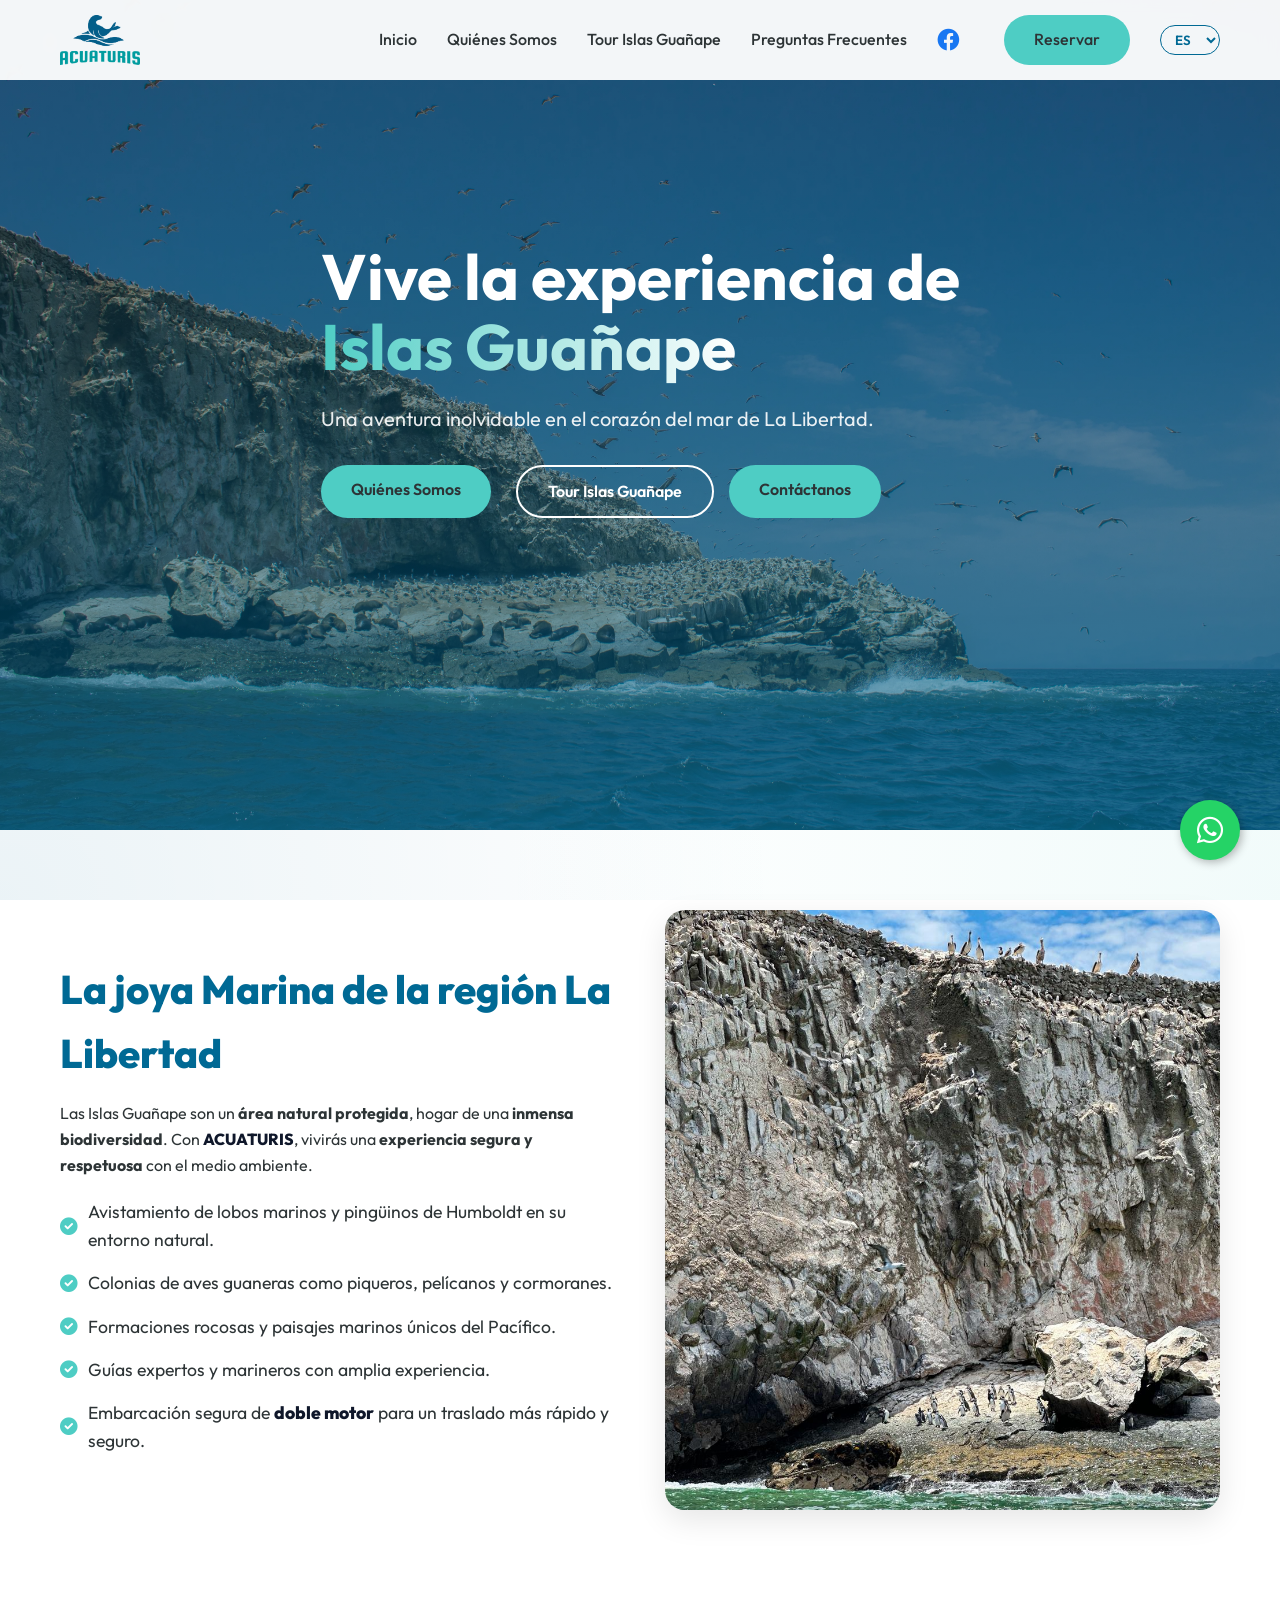
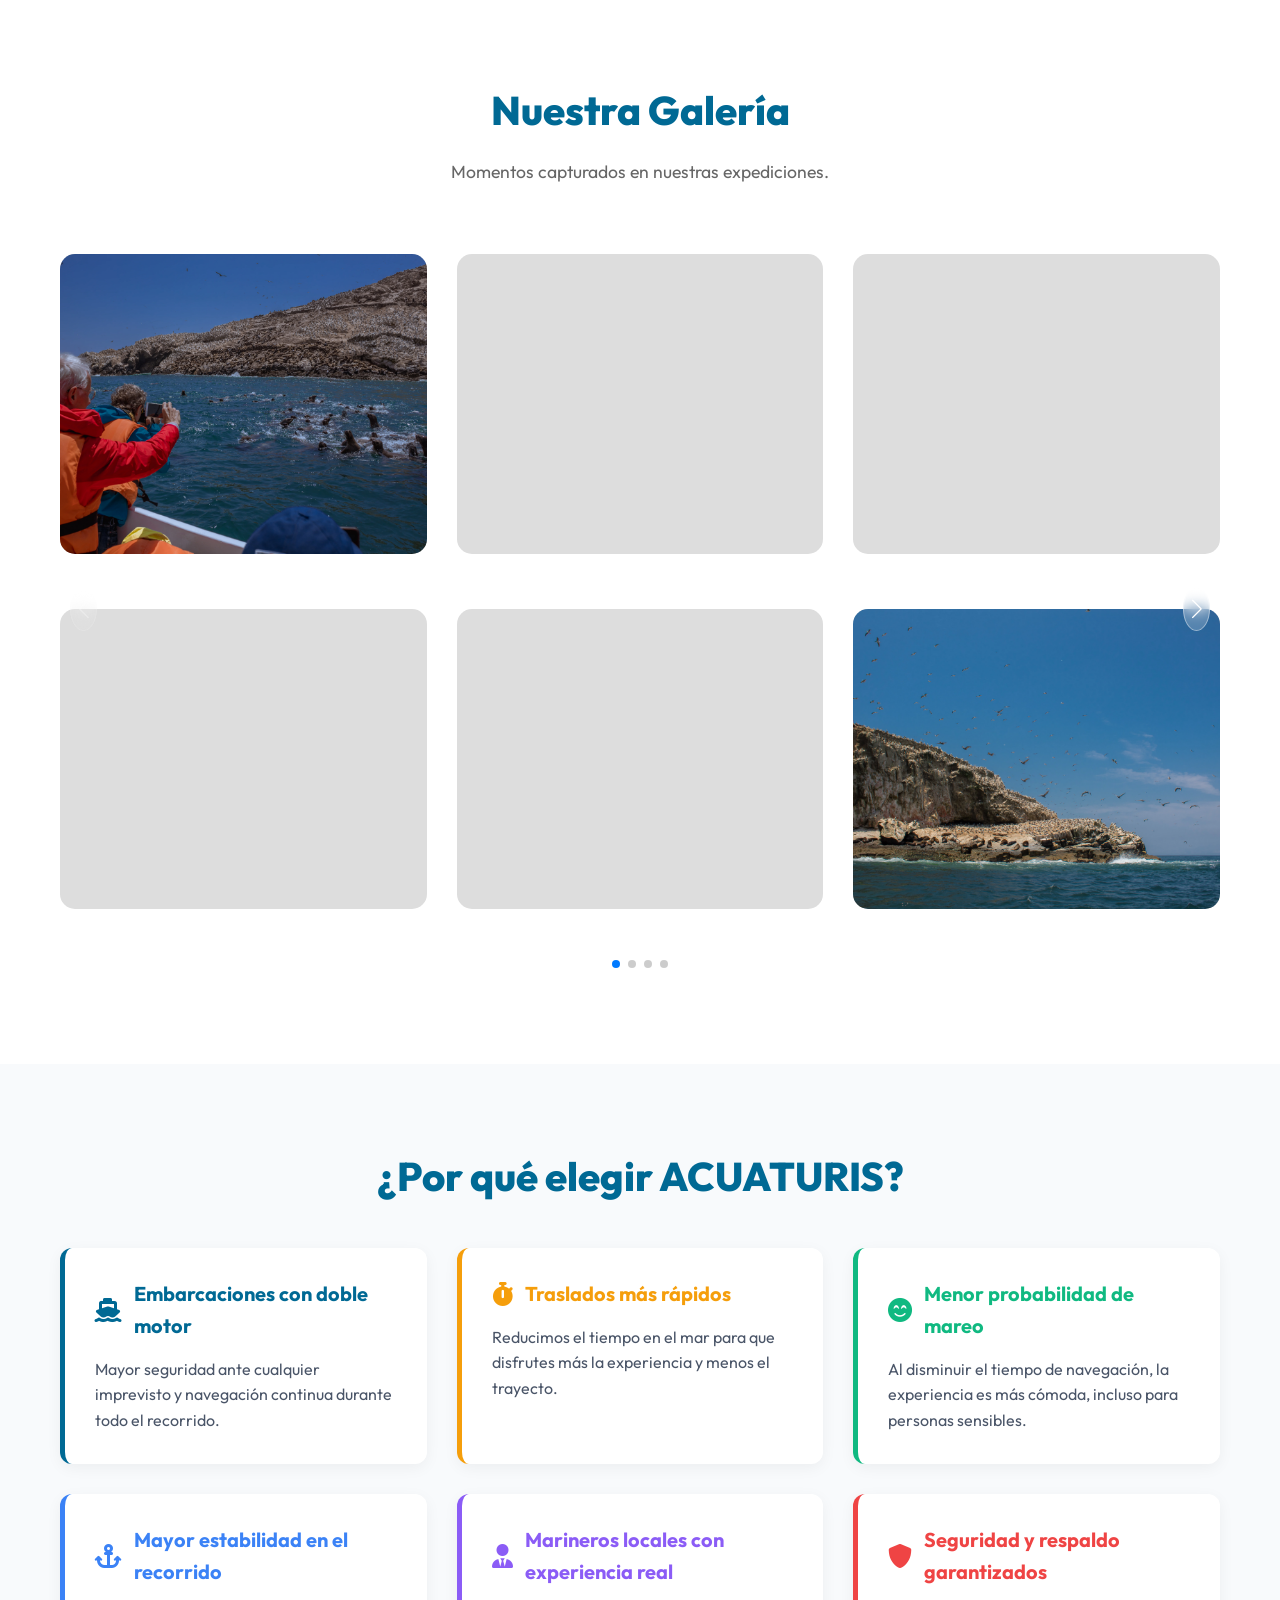
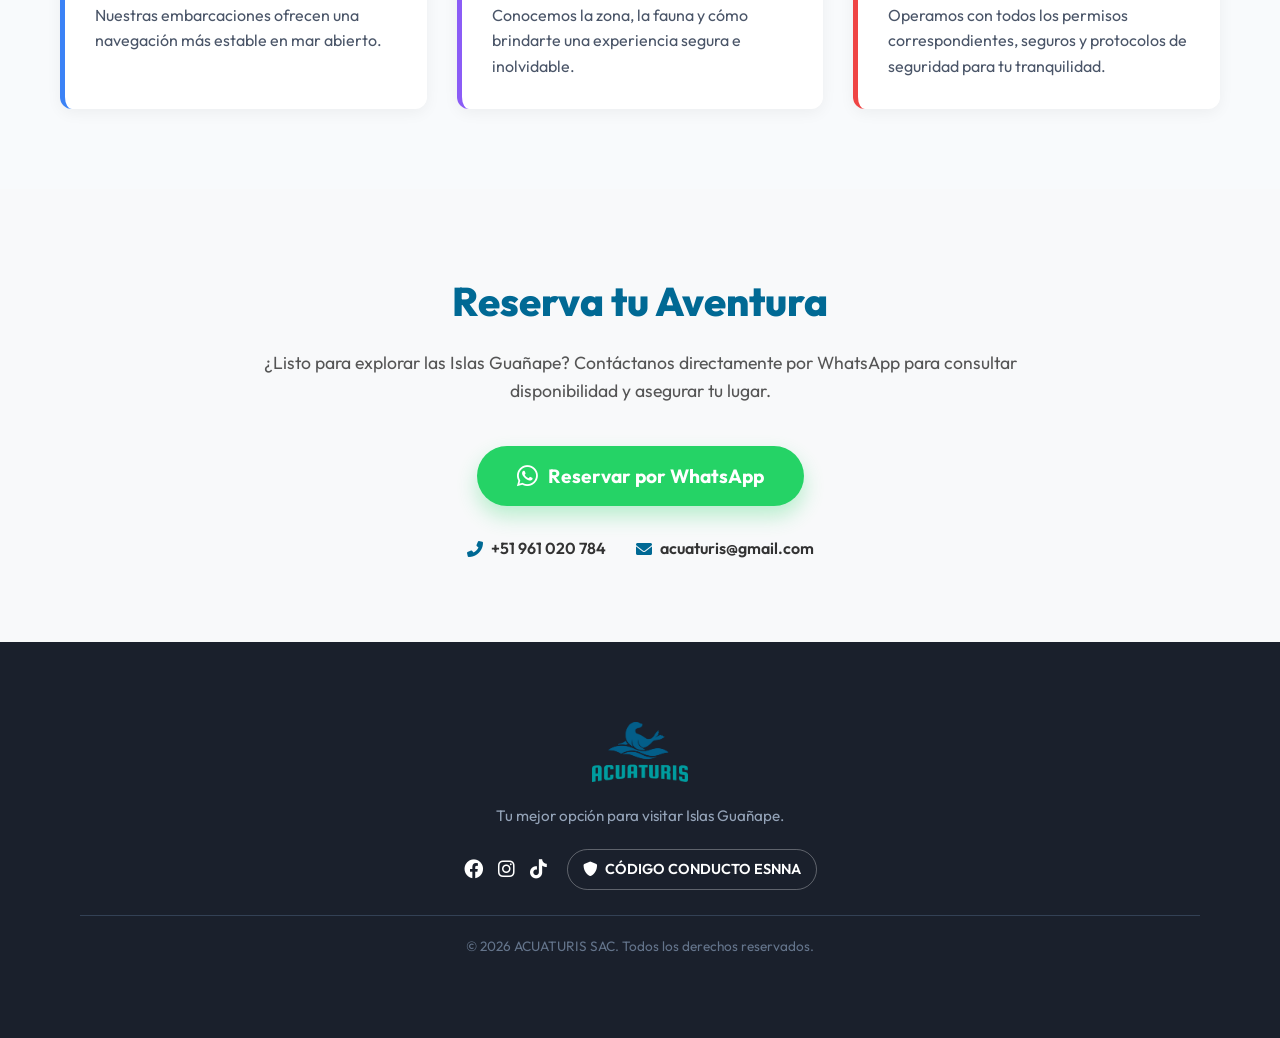
<file: index.html>
<!DOCTYPE html>
<html lang="es">

<head>
    <meta charset="UTF-8">
    <meta name="google-site-verification" content="I4ys2hdG8C9MT2Szr2N8dfXLypP5q_O07t1Tr4Q15gY" />
    <meta name="viewport" content="width=device-width, initial-scale=1.0">
    <link rel="icon" type="image/png" href="assets/logo01.png">
    <!-- Basic SEO Meta Tags -->
    <title>Tour Islas Guañape Precio y Reserva | ACUATURIS SAC Trujillo</title>
    <meta name="description"
        content="Reserva el mejor Tour a las Islas Guañape al mejor precio. Salidas desde Trujillo y Puerto Morín. Avista lobos marinos y pingüinos con ACUATURIS SAC.">
    <meta name="keywords"
        content="tour islas guañape precio, como llegar a islas guañape, tour guañape trujillo, islas guañape puerto morin, acuaturis sac, turismo la libertad, avistamiento de lobos marinos peru, pingüinos de humboldt peru">
    <meta name="author" content="ACUATURIS SAC">
    <meta name="robots" content="index, follow, max-snippet:-1, max-image-preview:large, max-video-preview:-1">

    <!-- SEO: Canonical URL -->
    <link rel="canonical" href="https://acuaturissac.com/">

    <!-- SEO: Open Graph para redes sociales y WhatsApp -->
    <meta property="og:title" content="Tour Islas Guañape | ACUATURIS SAC - La Libertad, Perú">
    <meta property="og:description"
        content="Reserva tu lugar en el Tour Islas Guañape. Avista lobos marinos y pingüinos de Humboldt. ¡La mejor aventura desde Puerto Morín!">
    <meta property="og:image" content="https://acuaturissac.com/img/islas-guanape.jpg">
    <meta property="og:url" content="https://acuaturissac.com/">
    <meta property="og:type" content="website">
    <meta property="og:locale" content="es_PE">
    <meta property="og:site_name" content="ACUATURIS SAC">

    <!-- SEO: Twitter Card -->
    <meta name="twitter:card" content="summary_large_image">
    <meta name="twitter:title" content="Tour Islas Guañape | ACUATURIS SAC">
    <meta name="twitter:description"
        content="Reserva el mejor Tour a las Islas Guañape. Avista lobos marinos y pingüinos de Humboldt desde Puerto Morín, La Libertad.">
    <meta name="twitter:image" content="https://acuaturissac.com/img/islas-guanape.jpg">

    <!-- SEO: Datos estructurados Schema.org -->
    <script type="application/ld+json">
    {
      "@context": "https://schema.org",
      "@type": "TouristTrip",
      "name": "Tour Islas Guañape Precio Trujillo - Avistamiento de Fauna Marina",
      "description": "El mejor tour islas guañape precio y calidad. Descubre cómo llegar a islas guañape desde Trujillo con los expertos de ACUATURIS SAC.",
      "url": "https://acuaturissac.com/",
      "image": "https://acuaturissac.com/img/islas-guanape.jpg",
      "touristType": "Ecoturismo, Avistamiento de fauna, Tour Trujillo",
      "itinerary": {
        "@type": "ItemList",
        "itemListElement": [
          {"@type": "ListItem", "position": 1, "name": "Reunión en Puerto Morín a las 09:00 AM"},
          {"@type": "ListItem", "position": 2, "name": "Zarpe hacia las Islas Guañape a las 09:30 AM"},
          {"@type": "ListItem", "position": 3, "name": "Avistamiento de fauna marina a las 10:15 AM"},
          {"@type": "ListItem", "position": 4, "name": "Retorno a Puerto Morín a las 12:00 PM"}
        ]
      },
      "provider": {
        "@type": "LocalBusiness",
        "name": "ACUATURIS SAC",
        "telephone": "+51961020784",
        "url": "https://acuaturissac.com/",
        "sameAs": ["https://www.facebook.com/acuaturissac", "https://www.instagram.com/acuaturissac"],
        "address": {
          "@type": "PostalAddress",
          "addressLocality": "Puerto Morín",
          "addressRegion": "La Libertad",
          "addressCountry": "PE"
        },
        "geo": {
          "@type": "GeoCoordinates",
          "latitude": "-8.5820",
          "longitude": "-78.9760"
        }
      },
      "inLanguage": "es-PE"
    }
    </script>


    <!-- Fonts and External Styles -->
    <link rel="preconnect" href="https://fonts.googleapis.com">
    <link rel="preconnect" href="https://fonts.gstatic.com" crossorigin>
    <link href="https://fonts.googleapis.com/css2?family=Outfit:wght@300;400;600;800&amp;display=swap" rel="stylesheet">
    <link rel="stylesheet" href="css/styles.css">
    <link rel="stylesheet" href="https://cdnjs.cloudflare.com/ajax/libs/font-awesome/6.0.0/css/all.min.css"
        integrity="sha512-9usAa10IRO0HhonpyAIVpjrylPvoDwiPUiKdWk5t3PyolY1cOd4DSE0Ga+ri4AuTroPR5aQvXU9xC6qOPnzFeg=="
        crossorigin="anonymous" referrerpolicy="no-referrer" />
    <link href="https://unpkg.com/aos@2.3.1/dist/aos.css" rel="stylesheet">
    <link rel="stylesheet" href="https://cdn.jsdelivr.net/npm/swiper@11/swiper-bundle.min.css" />
</head>

<body>

    <!-- Navigation -->
    <nav class="navbar">
        <div class="container nav-container">
            <a href="#" class="logo">
                <img src="assets/logo01.png" alt="ACUATURIS SAC" class="header-logo">
            </a>
            <button class="mobile-menu-btn" aria-label="Menu">
                <i class="fas fa-bars"></i>
            </button>
            <ul class="nav-links">
                <li><a href="#inicio" data-i18n="nav_home">Inicio</a></li>
                <li><a href="quienes-somos/index.html" data-i18n="nav_about">Quiénes Somos</a></li>
                <li><a href="Tour-islas-guanape/index.html" data-i18n="nav_tour">Tour Islas Guañape</a></li>
                <li><a href="preguntas-frecuentes/index.html" data-i18n="nav_faq">Preguntas Frecuentes</a></li>
                <li>
                    <a href="https://www.facebook.com/share/1S6qyKS7hv/" target="_blank" rel="noopener noreferrer"
                        aria-label="Facebook"
                        style="font-size: 1.4rem; color: #1877F2; margin-right: 15px; display: flex; align-items: center;">
                        <i class="fab fa-facebook"></i>
                    </a>
                </li>
                <li><a href="#contacto" class="btn-primary" data-i18n="nav_book">Reservar</a></li>
                <li>
                    <select id="language-selector" class="lang-select">
                        <option value="es">ES</option>
                        <option value="en">EN</option>
                        <option value="fr">FR</option>
                        <option value="it">IT</option>
                        <option value="de">DE</option>
                    </select>
                </li>
            </ul>
        </div>
    </nav>

    <!-- Hero Section -->
    <header id="inicio" class="hero">
        <video autoplay="autoplay" muted="muted" loop="loop" playsinline="playsinline" class="hero-video"
            poster="assets/Imagen2.webp">
            <source src="assets/Video2.mp4" type="video/mp4">
        </video>
        <div class="hero-overlay"></div>
        <div class="hero-content container" data-aos="fade-up">
            <h1 data-i18n="hero_title">Vive la experiencia de <br><span class="text-gradient">Islas Guañape</span></h1>
            <p data-i18n="hero_subtitle">Una aventura inolvidable en el corazón del mar de La Libertad.</p>
            <div class="hero-buttons">
                <a href="quienes-somos/" class="btn-primary" data-i18n="nav_about">Quiénes Somos</a>
                <a href="Tour-islas-guanape/" class="btn-secondary" data-i18n="nav_tour">Tour Islas Guañape</a>
                <a href="#contacto" class="btn-primary" data-i18n="hero_btn_contact">Contáctanos</a>
            </div>
        </div>
    </header>

    <!-- About Section -->
    <section id="tour" class="section about">
        <div class="container about-grid">
            <div class="about-text" data-aos="fade-right">
                <h2 class="section-title" data-i18n="about_title">La joya Marina de la región La Libertad</h2>
                <p data-i18n="about_desc">Las Islas Guañape son un <strong>área natural protegida</strong>, hogar de una
                    <strong>inmensa
                        biodiversidad</strong>. Con <span class="text-dark-blue">ACUATURIS</span>, vivirás una
                    <strong>experiencia segura y
                        respetuosa</strong> con el medio ambiente.
                </p>
                <ul class="feature-list">
                    <li><i class="fas fa-check-circle"></i> <span data-i18n="about_feat_1">Avistamiento de lobos marinos
                            y pingüinos de Humboldt en su entorno natural.</span></li>
                    <li><i class="fas fa-check-circle"></i> <span data-i18n="about_feat_2">Colonias de aves guaneras
                            como piqueros, pelícanos y cormoranes.</span></li>
                    <li><i class="fas fa-check-circle"></i> <span data-i18n="about_feat_3">Formaciones rocosas y
                            paisajes marinos únicos del Pacífico.</span></li>
                    <li><i class="fas fa-check-circle"></i> <span data-i18n="about_feat_4">Guías expertos y
                            marineros con amplia experiencia.</span></li>
                    <li><i class="fas fa-check-circle"></i> <span data-i18n="about_feat_5">Embarcación segura de <span
                                class="text-dark-blue">doble motor</span>
                            para un traslado más rápido y seguro.</span></li>
                </ul>


            </div>
            <div class="about-image" data-aos="fade-left">
                <!-- SEO: Imagen real con alt descriptivo -->
                <img src="assets/Imagen10.jpeg"
                    alt="Lobos marinos y pingüinos de Humboldt en las Islas Guañape, La Libertad, Perú" loading="lazy"
                    decoding="async" width="600" height="600"
                    onerror="this.style.display='none'; document.getElementById('about-img-placeholder').style.display='block'"
                    style="border-radius: 20px; box-shadow: var(--shadow); object-fit: cover; width: 100%;">
                <div class="image-placeholder" id="about-img-placeholder" style="display: none;"></div>
            </div>
        </div>
    </section>

    <!-- Gallery Section -->
    <section id="galeria" class="section gallery">
        <div class="container">
            <h2 class="section-title center" data-aos="fade-up" data-i18n="gallery_title">Nuestra Galería</h2>
            <p class="section-subtitle center" data-aos="fade-up" data-i18n="gallery_subtitle">Momentos capturados en
                nuestras expediciones.</p>
            <div class="swiper gallerySwiper" data-aos="zoom-in" style="padding: 20px 0; height: 750px;">
                <div class="swiper-wrapper">
                    <!-- Slides -->
                    <div class="swiper-slide">
                        <div class="gallery-item"><img src="assets/Imagen1.webp"
                                alt="Tour en lancha hacia las Islas Guañape" loading="lazy" decoding="async"
                                style="width: 100%; height: 300px; object-fit: cover; border-radius: 12px; cursor: pointer;">
                        </div>
                    </div>
                    <div class="swiper-slide">
                        <div class="gallery-item"><img src="assets/Imagen4.webp"
                                alt="Lobos marinos en las Islas Guañape" loading="lazy" decoding="async"
                                style="width: 100%; height: 300px; object-fit: cover; border-radius: 12px; cursor: pointer;">
                        </div>
                    </div>
                    <div class="swiper-slide">
                        <div class="gallery-item"><img src="assets/Imagen5.jpeg"
                                alt="Pingüinos de Humboldt en las Islas Guañape" loading="lazy" decoding="async"
                                style="width: 100%; height: 300px; object-fit: cover; border-radius: 12px; cursor: pointer;">
                        </div>
                    </div>
                    <div class="swiper-slide">
                        <div class="gallery-item"><img src="assets/Imagen3.webp"
                                alt="Aves guaneras en su hábitat natural" loading="lazy" decoding="async"
                                style="width: 100%; height: 300px; object-fit: cover; border-radius: 12px; cursor: pointer;">
                        </div>
                    </div>

                    <div class="swiper-slide">
                        <div class="gallery-item"><img src="assets/Imagen6.jpeg" alt="Avistamiento de fauna marina"
                                loading="lazy" decoding="async"
                                style="width: 100%; height: 300px; object-fit: cover; border-radius: 12px; cursor: pointer;">
                        </div>
                    </div>
                    <div class="swiper-slide">
                        <div class="gallery-item"><img src="assets/Imagen7.jpeg" alt="Turistas disfrutando el tour"
                                loading="lazy" decoding="async"
                                style="width: 100%; height: 300px; object-fit: cover; border-radius: 12px; cursor: pointer;">
                        </div>
                    </div>
                    <div class="swiper-slide">
                        <div class="gallery-item"><img src="assets/Imagen15.jpeg" alt="Muelle de Puerto Morín"
                                loading="lazy" decoding="async"
                                style="width: 100%; height: 300px; object-fit: cover; border-radius: 12px; cursor: pointer;">
                        </div>
                    </div>
                    <div class="swiper-slide">
                        <div class="gallery-item"><img src="assets/Imagen16.jpeg" alt="Vista panorámica de las Islas"
                                loading="lazy" decoding="async"
                                style="width: 100%; height: 300px; object-fit: cover; border-radius: 12px; cursor: pointer;">
                        </div>
                    </div>
                    <div class="swiper-slide">
                        <div class="gallery-item"><img src="assets/Imagen2.webp" alt="Lobos marinos descansando"
                                loading="lazy" decoding="async"
                                style="width: 100%; height: 300px; object-fit: cover; border-radius: 12px; cursor: pointer;">
                        </div>
                    </div>
                    <div class="swiper-slide">
                        <div class="gallery-item"><img src="assets/Imagen13.jpeg" alt="Grupos en la lancha"
                                loading="lazy" decoding="async"
                                style="width: 100%; height: 300px; object-fit: cover; border-radius: 12px; cursor: pointer;">
                        </div>
                    </div>
                    <div class="swiper-slide">
                        <div class="gallery-item"><img src="assets/Imagen19.jpeg" alt="Vista desde el mar"
                                loading="lazy" decoding="async"
                                style="width: 100%; height: 300px; object-fit: cover; border-radius: 12px; cursor: pointer;">
                        </div>
                    </div>
                    <div class="swiper-slide">
                        <div class="gallery-item"><img src="assets/Imagen23.jpeg" alt="Pingüinos en las rocas"
                                loading="lazy" decoding="async"
                                style="width: 100%; height: 300px; object-fit: cover; border-radius: 12px; cursor: pointer;">
                        </div>
                    </div>
                </div>
                <!-- Pagination & Nav -->
                <div class="swiper-pagination"></div>
                <div class="swiper-button-next"></div>
                <div class="swiper-button-prev"></div>
            </div>
        </div>
    </section>

    <!-- Why Choose Us Section -->
    <section id="por-que-elegirnos" class="section why-choose-us" style="background-color: #f8fafc; padding: 80px 0;">
        <div class="container">
            <h2 class="section-title center" data-aos="fade-up" data-i18n="why_choose_title"
                style="color: var(--primary);">¿Por qué elegir ACUATURIS?</h2>
            <div class="policies-grid"
                style="display: grid; grid-template-columns: repeat(auto-fit, minmax(300px, 1fr)); gap: 30px; margin-top: 40px;">
                <!-- Card 1 -->
                <div class="policy-card" data-aos="fade-up"
                    style="background: white; padding: 30px; border-radius: 12px; box-shadow: 0 4px 15px rgba(0,0,0,0.05); border-left: 5px solid var(--primary); transition: transform 0.3s ease;">
                    <h3
                        style="color: var(--primary); margin-bottom: 15px; display: flex; align-items: center; gap: 12px; font-size: 1.25rem;">
                        <i class="fas fa-ship" style="font-size: 1.5rem;"></i> <span data-i18n="why_h1">Embarcaciones
                            con doble motor</span>
                    </h3>
                    <p data-i18n="why_p1" style="color: #4a5568; line-height: 1.6;">Mayor seguridad ante cualquier
                        imprevisto y navegación continua durante todo el recorrido.</p>
                </div>
                <!-- Card 2 -->
                <div class="policy-card" data-aos="fade-up" data-aos-delay="100"
                    style="background: white; padding: 30px; border-radius: 12px; box-shadow: 0 4px 15px rgba(0,0,0,0.05); border-left: 5px solid #f59e0b; transition: transform 0.3s ease;">
                    <h3
                        style="color: #f59e0b; margin-bottom: 15px; display: flex; align-items: center; gap: 12px; font-size: 1.25rem;">
                        <i class="fas fa-stopwatch" style="font-size: 1.5rem;"></i> <span data-i18n="why_h2">Traslados
                            más rápidos</span>
                    </h3>
                    <p data-i18n="why_p2" style="color: #4a5568; line-height: 1.6;">Reducimos el tiempo en el mar para
                        que disfrutes más la experiencia y menos el trayecto.</p>
                </div>
                <!-- Card 3 -->
                <div class="policy-card" data-aos="fade-up" data-aos-delay="200"
                    style="background: white; padding: 30px; border-radius: 12px; box-shadow: 0 4px 15px rgba(0,0,0,0.05); border-left: 5px solid #10b981; transition: transform 0.3s ease;">
                    <h3
                        style="color: #10b981; margin-bottom: 15px; display: flex; align-items: center; gap: 12px; font-size: 1.25rem;">
                        <i class="fas fa-smile-beam" style="font-size: 1.5rem;"></i> <span data-i18n="why_h3">Menor
                            probabilidad de mareo</span>
                    </h3>
                    <p data-i18n="why_p3" style="color: #4a5568; line-height: 1.6;">Al disminuir el tiempo de
                        navegación, la experiencia es más cómoda, incluso para personas sensibles.</p>
                </div>
                <!-- Card 4 -->
                <div class="policy-card" data-aos="fade-up" data-aos-delay="300"
                    style="background: white; padding: 30px; border-radius: 12px; box-shadow: 0 4px 15px rgba(0,0,0,0.05); border-left: 5px solid #3b82f6; transition: transform 0.3s ease;">
                    <h3
                        style="color: #3b82f6; margin-bottom: 15px; display: flex; align-items: center; gap: 12px; font-size: 1.25rem;">
                        <i class="fas fa-anchor" style="font-size: 1.5rem;"></i> <span data-i18n="why_h4">Mayor
                            estabilidad en el recorrido</span>
                    </h3>
                    <p data-i18n="why_p4" style="color: #4a5568; line-height: 1.6;">Nuestras embarcaciones ofrecen una
                        navegación más estable en mar abierto.</p>
                </div>
                <!-- Card 5 -->
                <div class="policy-card" data-aos="fade-up" data-aos-delay="400"
                    style="background: white; padding: 30px; border-radius: 12px; box-shadow: 0 4px 15px rgba(0,0,0,0.05); border-left: 5px solid #8b5cf6; transition: transform 0.3s ease;">
                    <h3
                        style="color: #8b5cf6; margin-bottom: 15px; display: flex; align-items: center; gap: 12px; font-size: 1.25rem;">
                        <i class="fas fa-user-tie" style="font-size: 1.5rem;"></i> <span data-i18n="why_h5">Marineros
                            locales con experiencia real</span>
                    </h3>
                    <p data-i18n="why_p5" style="color: #4a5568; line-height: 1.6;">Conocemos la zona, la fauna y cómo
                        brindarte una experiencia segura e inolvidable.</p>
                </div>
                <!-- Card 6 -->
                <div class="policy-card" data-aos="fade-up" data-aos-delay="500"
                    style="background: white; padding: 30px; border-radius: 12px; box-shadow: 0 4px 15px rgba(0,0,0,0.05); border-left: 5px solid #ef4444; transition: transform 0.3s ease;">
                    <h3
                        style="color: #ef4444; margin-bottom: 15px; display: flex; align-items: center; gap: 12px; font-size: 1.25rem;">
                        <i class="fas fa-shield-alt" style="font-size: 1.5rem;"></i> <span data-i18n="why_h6">Seguridad
                            y respaldo garantizados</span>
                    </h3>
                    <p data-i18n="why_p6" style="color: #4a5568; line-height: 1.6;">Operamos con todos los permisos
                        correspondientes, seguros y protocolos de seguridad para tu tranquilidad.</p>
                </div>
            </div>
        </div>
    </section>

    <!-- Contact & Booking Section -->
    <section id="contacto" class="section contact-section"
        style="background-color: #f8f9fa; padding: 80px 0; text-align: center;">
        <div class="container" style="max-width: 800px;">
            <h2 class="section-title center" data-aos="fade-up" data-i18n="contact_title">Reserva tu Aventura</h2>
            <p class="section-subtitle center" data-aos="fade-up" data-i18n="contact_subtitle"
                style="margin-bottom: 40px; font-size: 1.1rem; color: #555;">¿Listo para explorar las Islas Guañape?
                Contáctanos directamente por WhatsApp para consultar disponibilidad y asegurar tu lugar.</p>

            <div data-aos="zoom-in">
                <a href="https://wa.me/51961020784?text=Hola,%20los%20contacto%20desde%20su%20p%C3%A1gina%20web.%20Estoy%20interesado%20en%20el%20tour%20a%20las%20Islas%20Gua%C3%B1ape%20y%20quisiera%20informaci%C3%B3n%20sobre%20disponibilidad%20y%20reservas."
                    target="_blank" class="btn-primary"
                    style="background-color: #25D366; font-size: 1.2rem; padding: 15px 40px; display: inline-flex; align-items: center; gap: 10px; box-shadow: 0 10px 20px rgba(37, 211, 102, 0.3); border-radius: 50px; text-decoration: none; color: white; font-weight: bold;">
                    <i class="fab fa-whatsapp" style="font-size: 1.5rem;"></i>
                    <span data-i18n="contact_btn_whatsapp">Reservar por WhatsApp</span>
                </a>

                <div
                    style="margin-top: 30px; display: flex; flex-wrap: wrap; justify-content: center; gap: 30px; align-items: center; color: #333;">
                    <div style="display: flex; align-items: center; gap: 8px;">
                        <i class="fas fa-phone-alt" style="color: var(--primary);"></i>
                        <span style="font-weight: 600;">+51 961 020 784</span>
                    </div>
                    <div style="display: flex; align-items: center; gap: 8px;">
                        <i class="fas fa-envelope" style="color: var(--primary);"></i>
                        <a href="mailto:acuaturis@gmail.com"
                            style="text-decoration: none; color: inherit; font-weight: 600;">acuaturis@gmail.com</a>
                    </div>
                </div>
            </div>
        </div>
    </section>

    <!-- Footer -->
    <footer style="background-color: #1a202c; color: #e2e8f0; text-align: center; padding: 40px 0;">
        <div class="container">
    <footer class="footer" style="background-color: #1a202c; color: #e2e8f0; text-align: center; padding: 40px 0;">
        <div class="container footer-container">
            <div class="footer-main">
                <div class="footer-logo">
                    <img src="assets/logo01.png" alt="ACUATURIS SAC" class="footer-logo-img">
                    <p data-i18n="footer_subtitle" style="margin-bottom: 20px; font-size: 0.95rem; color: #94a3b8;">Tu mejor opción para visitar Islas Guañape.</p>
                </div>
                <div class="footer-social" style="display: flex; justify-content: center; align-items: center; flex-wrap: wrap; gap: 20px; margin-bottom: 25px;">
                    <div style="display: flex; gap: 15px;">
                        <a href="https://www.facebook.com/share/1S6qyKS7hv/" target="_blank" rel="noopener noreferrer"
                            style="color: white; font-size: 1.2rem; transition: color 0.3s;"
                            onmouseover="this.style.color='var(--primary)'" onmouseout="this.style.color='white'"><i
                                class="fab fa-facebook"></i></a>
                        <a href="#" style="color: white; font-size: 1.2rem; transition: color 0.3s;"
                            onmouseover="this.style.color='var(--primary)'" onmouseout="this.style.color='white'"><i
                                class="fab fa-instagram"></i></a>
                        <a href="#" style="color: white; font-size: 1.2rem; transition: color 0.3s;"
                            onmouseover="this.style.color='var(--primary)'" onmouseout="this.style.color='white'"><i
                                class="fab fa-tiktok"></i></a>
                    </div>
                    <a href="esnna.html" 
                        style="color: white; font-size: 0.9rem; transition: all 0.3s; display: flex; align-items: center; gap: 8px; text-decoration: none; border: 1px solid rgba(255,255,255,0.3); padding: 8px 15px; border-radius: 50px; font-weight: 600;"
                        onmouseover="this.style.color='var(--secondary)'; this.style.borderColor='var(--secondary)'; this.style.background='rgba(255,255,255,0.1)'" 
                        onmouseout="this.style.color='white'; this.style.borderColor='rgba(255,255,255,0.3)'; this.style.background='transparent'">
                        <i class="fas fa-shield-alt"></i> <span data-i18n="footer_esnna_code">CÓDIGO CONDUCTO ESNNA</span>
                    </a>
                </div>
            </div>
            <p style="font-size: 0.85rem; border-top: 1px solid #334155; padding-top: 20px; color: #64748b;" data-i18n="footer_rights">&copy; 2026
                ACUATURIS SAC. Todos los derechos reservados.</p>
        </div>
    </footer>

    <script src="https://unpkg.com/aos@2.3.1/dist/aos.js"></script>
    <script src="https://cdn.jsdelivr.net/npm/swiper@11/swiper-bundle.min.js"></script>
    <script src="js/translations.js"></script>
    <script src="js/script.js"></script>
    <script>
        document.addEventListener("DOMContentLoaded", function () {
            AOS.init({
                duration: 800,
                offset: 100,
                once: true
            });
            var swiper = new Swiper(".gallerySwiper", {
                slidesPerView: 1,
                grid: {
                    rows: 2,
                    fill: 'row'
                },
                spaceBetween: 10,
                navigation: {
                    nextEl: ".swiper-button-next",
                    prevEl: ".swiper-button-prev",
                },
                pagination: {
                    el: ".swiper-pagination",
                    clickable: true,
                },
                breakpoints: {
                    640: {
                        slidesPerView: 2,
                        grid: { rows: 2, fill: 'row' },
                        spaceBetween: 20,
                    },
                    1024: {
                        slidesPerView: 3,
                        grid: { rows: 2, fill: 'row' },
                        spaceBetween: 30,
                    },
                }
            });
        });
    </script>
    <!-- Floating WhatsApp Button -->
    <a href="https://wa.me/51961020784?text=Hola,%20los%20contacto%20desde%20su%20p%C3%A1gina%20web.%20Estoy%20interesado%20en%20el%20tour%20a%20las%20Islas%20Gua%C3%B1ape%20y%20quisiera%20informaci%C3%B3n%20sobre%20disponibilidad%20y%20reservas."
        class="whatsapp-float" target="_blank" rel="noopener noreferrer" aria-label="Contactar por WhatsApp">
        <i class="fab fa-whatsapp"></i>
    </a>

    <!-- Lightbox Modal para Galería -->
    <div id="lightbox" class="lightbox">
        <span class="close-lightbox">&times;</span>
        <img class="lightbox-content" id="lightbox-img">
    </div>
</body>

</html>
</file>
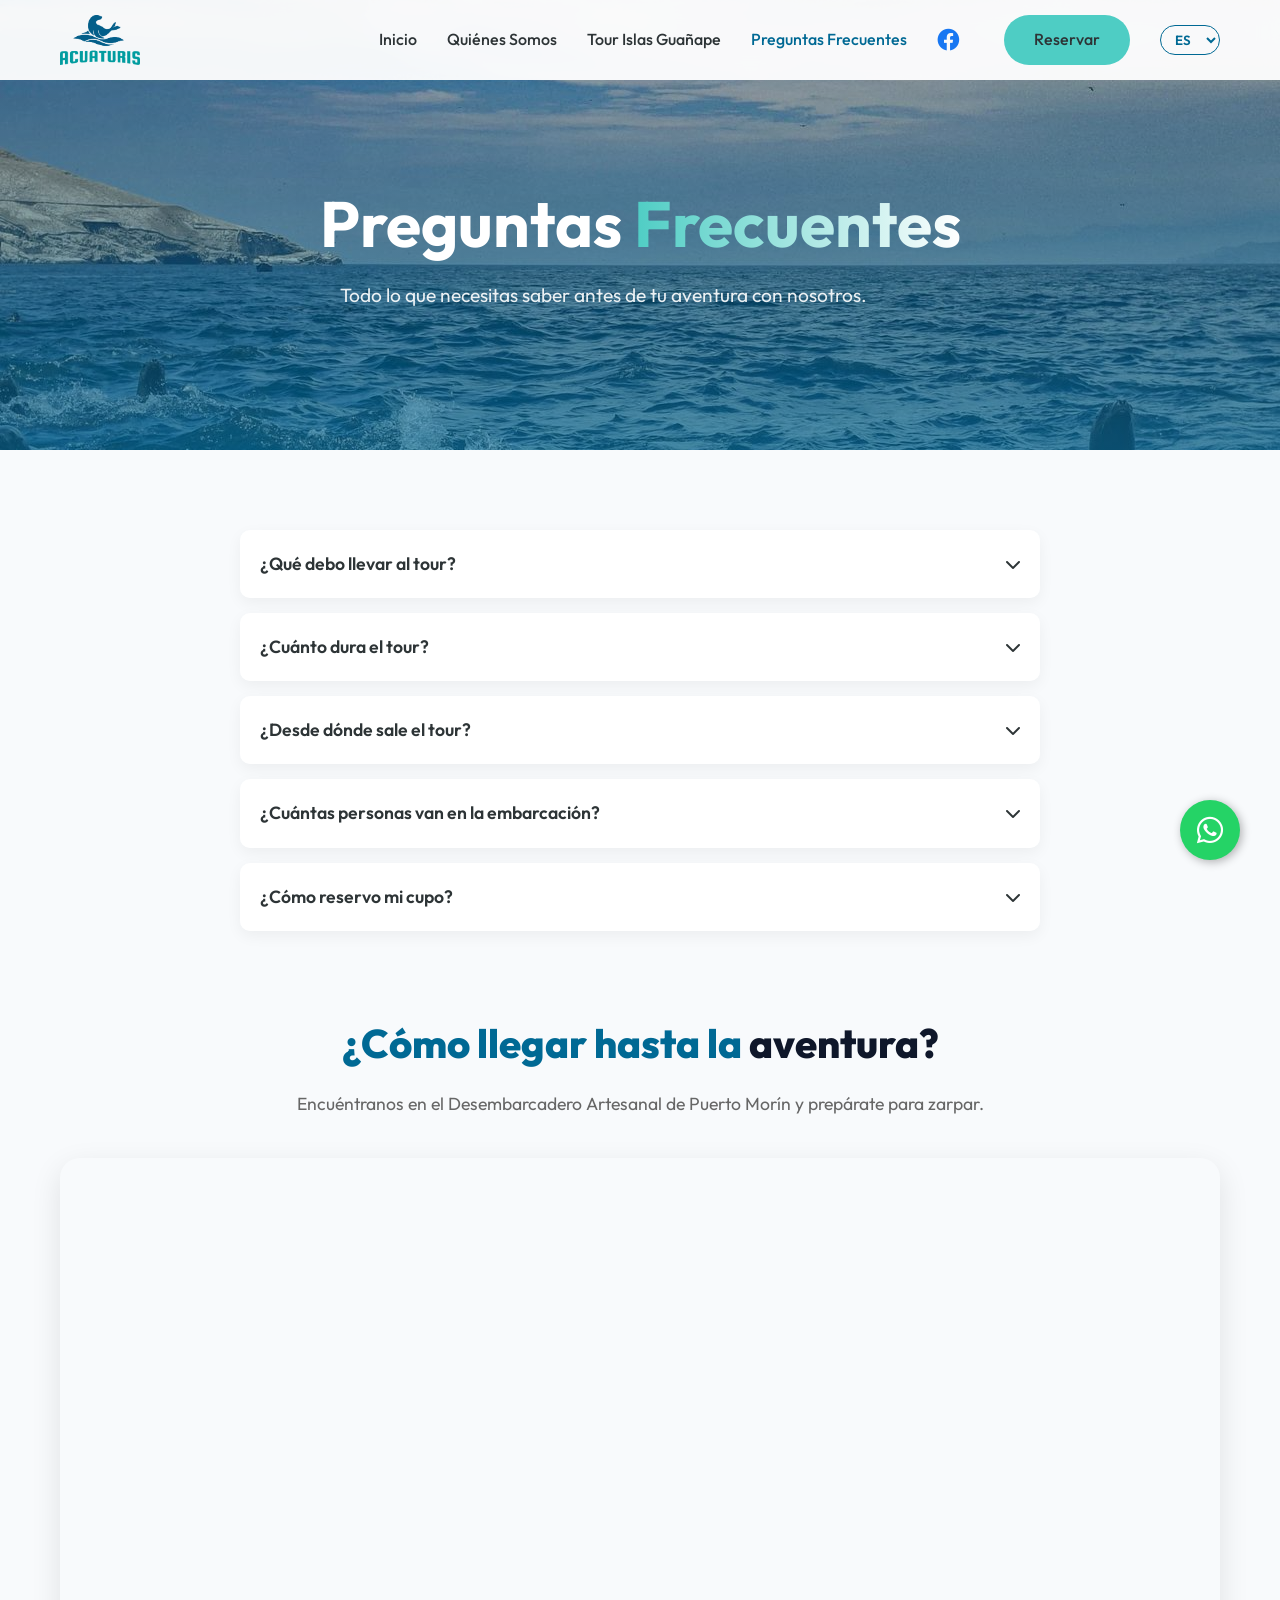
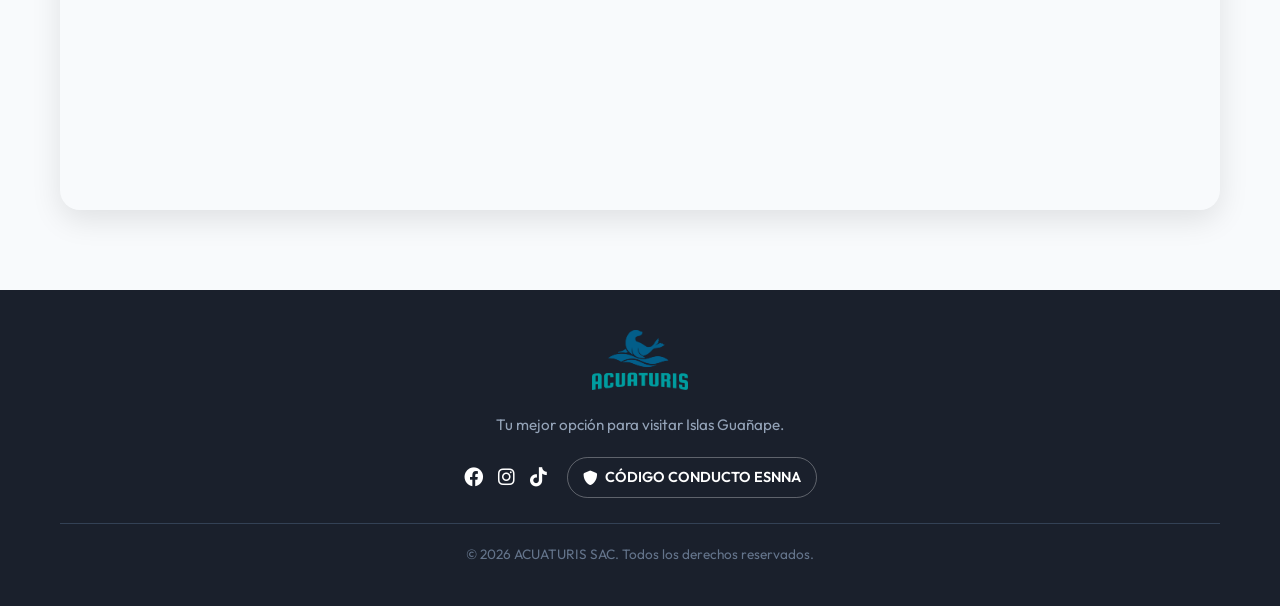
<file: preguntas-frecuentes/index.html>
<!DOCTYPE html>
<html lang="es">

<head>
    <meta charset="UTF-8">
    <meta name="viewport" content="width=device-width, initial-scale=1.0">
    <link rel="icon" type="image/png" href="../assets/logo01.png">
    <!-- Basic SEO Meta Tags -->
    <title>Preguntas Frecuentes: Cómo llegar a Islas Guañape y Precios | ACUATURIS</title>
    <meta name="description"
        content="Resuelve tus dudas: ¿Tour islas guañape precio? ¿Cómo llegar a islas guañape desde Trujillo? Encuentra aquí toda la información oficial de ACUATURIS SAC.">
    <meta name="keywords"
        content="como llegar a islas guañape, tour islas guañape precio, tour guañape trujillo, acuaturis sac, puerto morin guañape">
    <meta name="author" content="ACUATURIS SAC">
    <meta name="robots" content="index, follow, max-snippet:-1, max-image-preview:large, max-video-preview:-1">

    <!-- SEO: Canonical URL -->
    <link rel="canonical" href="https://acuaturissac.com/preguntas-frecuentes.html">

    <!-- SEO: Open Graph para redes sociales -->
    <meta property="og:title" content="Preguntas Frecuentes | Tour Islas Guañape - ACUATURIS SAC">
    <meta property="og:description"
        content="Resuelve tus dudas sobre el Tour Islas Guañape. Prepárate para avistar lobos marinos y pingüinos con total seguridad.">
    <meta property="og:image" content="https://acuaturissac.com/img/islas-guanape.jpg">
    <meta property="og:url" content="https://acuaturissac.com/preguntas-frecuentes.html">
    <meta property="og:type" content="website">
    <meta property="og:locale" content="es_PE">
    <meta property="og:site_name" content="ACUATURIS SAC">

    <!-- SEO: Twitter Card -->
    <meta name="twitter:card" content="summary_large_image">
    <meta name="twitter:title" content="Preguntas Frecuentes | Tour Islas Guañape - ACUATURIS SAC">
    <meta name="twitter:description"
        content="Todo lo que necesitas saber antes del mejor Tour Islas Guañape. Información oficial de ACUATURIS SAC.">
    <meta name="twitter:image" content="https://acuaturissac.com/img/islas-guanape.jpg">

    <!-- SEO: Datos estructurados Schema.org -->
    <script type="application/ld+json">
    {
      "@context": "https://schema.org",
      "@type": "FAQPage",
      "mainEntity": [
        {
          "@type": "Question",
          "name": "¿Qué debo llevar al Tour Islas Guañape?",
          "acceptedAnswer": {
            "@type": "Answer",
            "text": "Recomendamos llevar bloqueador solar, gorra, lentes de sol, cámara de fotos, casaca cortavientos y pastillas para el mareo."
          }
        },
        {
          "@type": "Question",
          "name": "¿Cuánto dura el Tour Islas Guañape?",
          "acceptedAnswer": {
            "@type": "Answer",
            "text": "El tour tiene una duración total promedio de 2 horas y media saliendo desde Puerto Morín."
          }
        }
      ]
    }
    </script>

    <!-- Fonts and External Styles -->
    <link rel="preconnect" href="https://fonts.googleapis.com">
    <link rel="preconnect" href="https://fonts.gstatic.com" crossorigin>
    <link href="https://fonts.googleapis.com/css2?family=Outfit:wght@300;400;600;800&display=swap" rel="stylesheet">
    <link rel="stylesheet" href="../css/styles.css">
    <link rel="stylesheet" href="https://cdnjs.cloudflare.com/ajax/libs/font-awesome/6.0.0/css/all.min.css"
        integrity="sha512-9usAa10IRO0HhonpyAIVpjrylPvoDwiPUiKdWk5t3PyolY1cOd4DSE0Ga+ri4AuTroPR5aQvXU9xC6qOPnzFeg=="
        crossorigin="anonymous" referrerpolicy="no-referrer" />
    <link href="https://unpkg.com/aos@2.3.1/dist/aos.css" rel="stylesheet">

</head>

<body>

    <!-- Navigation -->
    <nav class="navbar">
        <div class="container nav-container">
            <a href="../index.html" class="logo">
                <img src="../assets/logo01.png" alt="ACUATURIS SAC" class="header-logo">
            </a>
            <button class="mobile-menu-btn" aria-label="Menu">
                <i class="fas fa-bars"></i>
            </button>
            <ul class="nav-links">
                <li><a href="../index.html" data-i18n="nav_home">Inicio</a></li>
                <li><a href="../quienes-somos/index.html" data-i18n="nav_about">Quiénes Somos</a></li>
                <li><a href="../Tour-islas-guanape/index.html" data-i18n="nav_tour">Tour Islas Guañape</a>
                </li>
                <li><a href="index.html" class="active" style="color: var(--primary);" data-i18n="nav_faq">Preguntas
                        Frecuentes</a></li>
                <li>
                    <a href="https://www.facebook.com/share/1S6qyKS7hv/" target="_blank" rel="noopener noreferrer"
                        aria-label="Facebook"
                        style="font-size: 1.4rem; color: #1877F2; margin-right: 15px; display: flex; align-items: center;">
                        <i class="fab fa-facebook"></i>
                    </a>
                </li>
                <li><a href="../index.html#contacto" class="btn-primary" data-i18n="nav_book">Reservar</a></li>
                <li>
                    <select id="language-selector" class="lang-select">
                        <option value="es">ES</option>
                        <option value="en">EN</option>
                        <option value="fr">FR</option>
                        <option value="it">IT</option>
                        <option value="de">DE</option>
                    </select>
                </li>
            </ul>
        </div>
    </nav>

    <!-- Header Section -->
    <header class="hero hero-subpage"
        style="background: url('../assets/Imagen8.jpeg') center/cover no-repeat fixed;">
        <div class="hero-overlay"></div>
        <div class="hero-content container" data-aos="fade-up">
            <h1 data-i18n="faq_hero_title">Preguntas <span class="text-gradient">Frecuentes</span></h1>
            <p data-i18n="faq_hero_subtitle"
                style="font-size: 1.2rem; margin-top: 15px; max-width: 600px; margin-left: auto; margin-right: auto;">
                Todo lo que necesitas saber antes de tu aventura con nosotros.</p>
        </div>
    </header>

    <!-- Content Section -->
    <section class="faq-page-content">
        <div class="container">
            <div class="faq-container">
                <div class="faq-item" data-aos="fade-up">
                    <div class="faq-question">
                        <h3 data-i18n="faq_q1">¿Qué debo llevar al tour?</h3>
                        <i class="fas fa-chevron-down"></i>
                    </div>
                    <div class="faq-answer">
                        <p data-i18n="faq_a1">Recomendamos llevar bloqueador solar, gorra, lentes de sol, cámara de
                            fotos, casaca
                            cortavientos y pastillas para el mareo si eres sensible al movimiento del mar.</p>
                    </div>
                </div>

                <div class="faq-item" data-aos="fade-up" data-aos-delay="100">
                    <div class="faq-question">
                        <h3 data-i18n="faq_q5">¿Cuánto dura el tour?</h3>
                        <i class="fas fa-chevron-down"></i>
                    </div>
                    <div class="faq-answer">
                        <p data-i18n="faq_a5">El tour tiene una duración total promedio de 2 horas y media.
                        </p>
                    </div>
                </div>

                <div class="faq-item" data-aos="fade-up" data-aos-delay="200">
                    <div class="faq-question">
                        <h3 data-i18n="faq_q6">¿Desde dónde sale el tour?</h3>
                        <i class="fas fa-chevron-down"></i>
                    </div>
                    <div class="faq-answer">
                        <p data-i18n="faq_a6">El tour sale desde el desembarcadero pesquero de Puerto Morín.</p>
                    </div>
                </div>

                <div class="faq-item" data-aos="fade-up" data-aos-delay="300">
                    <div class="faq-question">
                        <h3 data-i18n="faq_q7">¿Cuántas personas van en la embarcación?</h3>
                        <i class="fas fa-chevron-down"></i>
                    </div>
                    <div class="faq-answer">
                        <p data-i18n="faq_a7">La embarcación tiene una capacidad total de 26 pasajeros.</p>
                    </div>
                </div>

                <div class="faq-item" data-aos="fade-up" data-aos-delay="400">
                    <div class="faq-question">
                        <h3 data-i18n="faq_q8">¿Cómo reservo mi cupo?</h3>
                        <i class="fas fa-chevron-down"></i>
                    </div>
                    <div class="faq-answer">
                        <p data-i18n="faq_a8">Cierre directo al Whatsapp indicado para reservar.</p>
                    </div>
                </div>
            </div>

            <!-- Map Section -->
            <div class="map-section" data-aos="fade-up" style="margin-top: 80px; text-align: center;">
                <h2 style="font-size: 2.5rem; color: var(--primary); font-weight: 800; margin-bottom: 15px;"
                    data-i18n="about_map_title">¿Cómo llegar hasta la <span class="text-dark-blue">aventura?</span></h2>
                <p style="font-size: 1.1rem; color: #666; margin-bottom: 40px; max-width: 700px; margin-left: auto; margin-right: auto;"
                    data-i18n="about_map_subtitle">Encuéntranos en el Desembarcadero Artesanal de Puerto Morín y
                    prepárate para zarpar.</p>

                <div class="map-container"
                    style="position: relative; padding-bottom: 56.25%; height: 0; overflow: hidden; border-radius: 20px; box-shadow: 0 10px 30px rgba(0, 0, 0, 0.1);">
                    <iframe
                        src="https://maps.google.com/maps?q=Desembarcadero%20Puerto%20Morin&t=&z=16&ie=UTF8&iwloc=&output=embed"
                        style="position: absolute; top: 0; left: 0; width: 100%; height: 100%; border: 0;"
                        allowfullscreen="" loading="lazy" referrerpolicy="no-referrer-when-downgrade"></iframe>
                </div>
            </div>
        </div>
    </section>

    <!-- Footer -->
    <footer style="background-color: #1a202c; color: #e2e8f0; text-align: center; padding: 40px 0;">
        <div class="container footer-container">
            <div class="footer-main" style="margin-bottom: 25px;">
                <div class="footer-logo">
                    <img src="../assets/logo01.png" alt="ACUATURIS SAC" class="footer-logo-img">
                    <p data-i18n="footer_subtitle" style="margin-bottom: 20px; font-size: 0.95rem; color: #94a3b8;">Tu mejor opción para visitar Islas Guañape.</p>
                </div>
                <div class="footer-social" style="display: flex; justify-content: center; align-items: center; flex-wrap: wrap; gap: 20px;">
                    <div style="display: flex; gap: 15px;">
                        <a href="https://www.facebook.com/share/1S6qyKS7hv/" target="_blank" rel="noopener noreferrer"
                            style="color: white; font-size: 1.2rem; transition: color 0.3s;"
                            onmouseover="this.style.color='var(--primary)'" onmouseout="this.style.color='white'"><i
                                class="fab fa-facebook"></i></a>
                        <a href="#" style="color: white; font-size: 1.2rem; transition: color 0.3s;"
                            onmouseover="this.style.color='var(--primary)'" onmouseout="this.style.color='white'"><i
                                class="fab fa-instagram"></i></a>
                        <a href="#" style="color: white; font-size: 1.2rem; transition: color 0.3s;"
                            onmouseover="this.style.color='var(--primary)'" onmouseout="this.style.color='white'"><i
                                class="fab fa-tiktok"></i></a>
                    </div>
                    <a href="../esnna.html" 
                        style="color: white; font-size: 0.9rem; transition: all 0.3s; display: flex; align-items: center; gap: 8px; text-decoration: none; border: 1px solid rgba(255,255,255,0.3); padding: 8px 15px; border-radius: 50px; font-weight: 600;"
                        onmouseover="this.style.color='var(--secondary)'; this.style.borderColor='var(--secondary)'; this.style.background='rgba(255,255,255,0.1)'" 
                        onmouseout="this.style.color='white'; this.style.borderColor='rgba(255,255,255,0.3)'; this.style.background='transparent'">
                        <i class="fas fa-shield-alt"></i> <span data-i18n="footer_esnna_code">CÓDIGO CONDUCTO ESNNA</span>
                    </a>
                </div>
            </div>
            <p style="font-size: 0.85rem; border-top: 1px solid #334155; padding-top: 20px; color: #64748b;" data-i18n="footer_rights">&copy; 2026
                ACUATURIS SAC. Todos los derechos reservados.</p>
        </div>
    </footer>

    <!-- Scripts -->
    <script src="https://unpkg.com/aos@2.3.1/dist/aos.js"></script>
    <script src="https://cdn.jsdelivr.net/npm/swiper@11/swiper-bundle.min.js"></script>
    <script src="../js/translations.js"></script>
    <script src="../js/script.js"></script>
    <script>
        document.addEventListener("DOMContentLoaded", function () {
            AOS.init({
                duration: 800,
                offset: 100,
                once: true
            });
        });
    </script>
    <!-- Floating WhatsApp Button -->
    <a href="https://wa.me/51961020784?text=Hola,%20los%20contacto%20desde%20su%20p%C3%A1gina%20web.%20Estoy%20interesado%20en%20el%20tour%20a%20las%20Islas%20Gua%C3%B1ape%20y%20quisiera%20informaci%C3%B3n%20sobre%20disponibilidad%20y%20reservas."
        class="whatsapp-float" target="_blank" rel="noopener noreferrer" aria-label="Contactar por WhatsApp">
        <i class="fab fa-whatsapp"></i>
    </a>
</body>

</html>
</file>
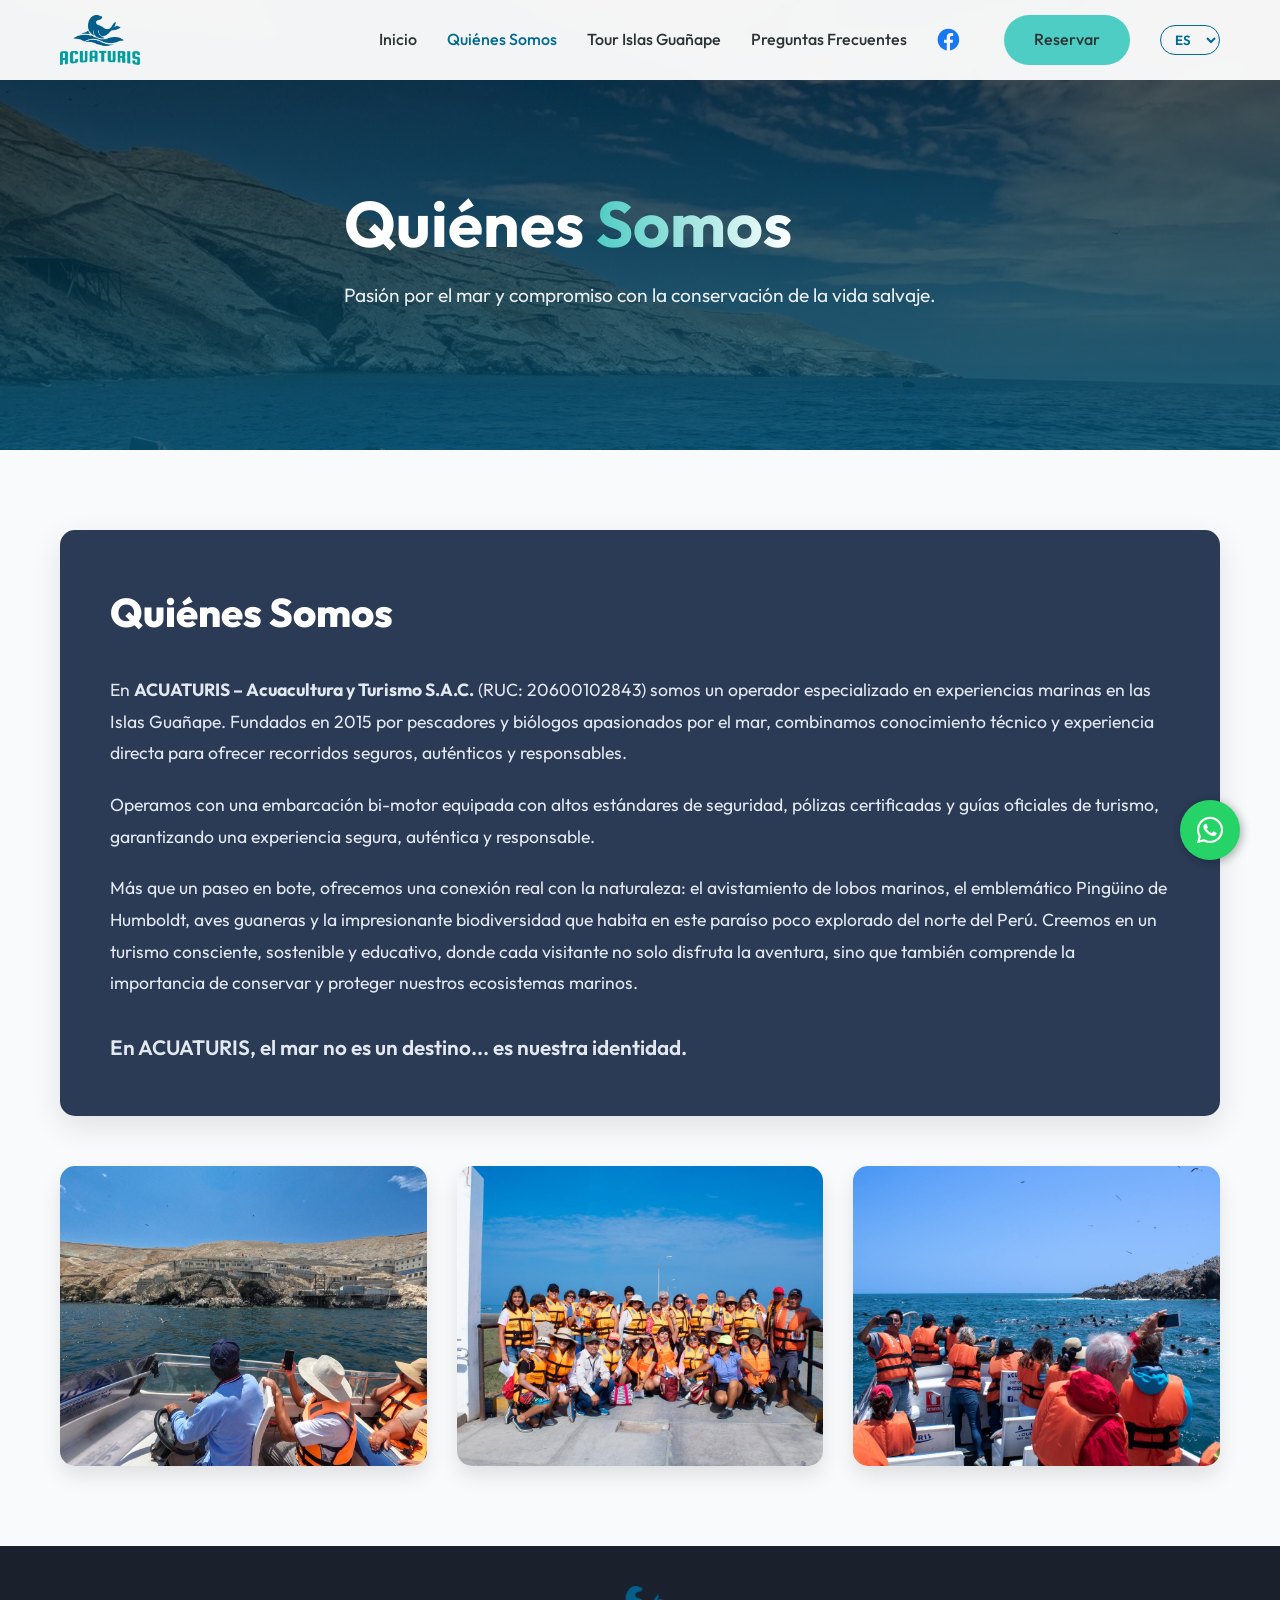
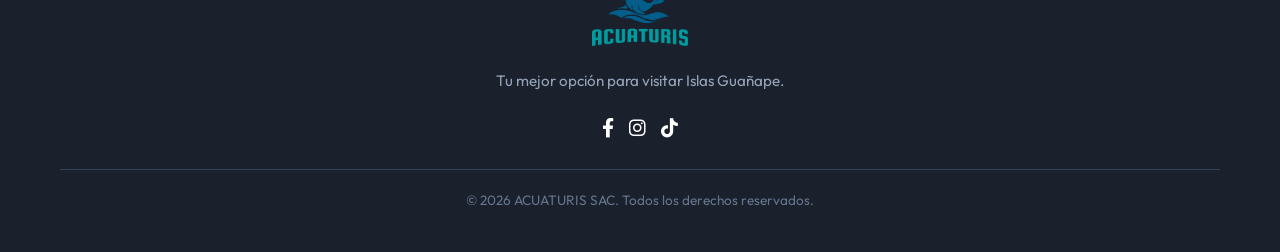
<file: quienes-somos/index.html>
<!DOCTYPE html>
<html lang="es">

<head>
    <meta charset="UTF-8">
    <meta name="viewport" content="width=device-width, initial-scale=1.0">
    <link rel="icon" type="image/png" href="../assets/logo01.png">
    <!-- Basic SEO Meta Tags -->
    <title>Expertos en Tour Guañape Trujillo | Quiénes Somos - ACUATURIS SAC</title>
    <meta name="description"
        content="Somos ACUATURIS SAC, el operador líder en el tour guañape trujillo. Más de 8 años conectando a viajeros con la naturaleza virgen de las Islas Guañape.">
    <meta name="keywords"
        content="tour guañape trujillo, acuaturis sac, operadores turisticos puerto morin, islas guañape oficiales, turismo responsable trujillo">
    <meta name="author" content="ACUATURIS SAC">
    <meta name="robots" content="index, follow, max-snippet:-1, max-image-preview:large, max-video-preview:-1">

    <!-- SEO: Canonical URL -->
    <link rel="canonical" href="https://acuaturissac.com/quienes-somos.html">

    <!-- SEO: Open Graph para redes sociales -->
    <meta property="og:title" content="Quiénes Somos | Tour Islas Guañape - ACUATURIS SAC">
    <meta property="og:description"
        content="Descubre la historia de ACUATURIS SAC y nuestro compromiso con el ecoturismo en el Tour Islas Guañape. ¡Conéctate con la naturaleza!">
    <meta property="og:image" content="https://acuaturissac.com/img/islas-guanape.jpg">
    <meta property="og:url" content="https://acuaturissac.com/quienes-somos.html">
    <meta property="og:type" content="website">
    <meta property="og:locale" content="es_PE">
    <meta property="og:site_name" content="ACUATURIS SAC">

    <!-- SEO: Twitter Card -->
    <meta name="twitter:card" content="summary_large_image">
    <meta name="twitter:title" content="Quiénes Somos | Tour Islas Guañape - ACUATURIS SAC">
    <meta name="twitter:description"
        content="Conoce a los expertos del Tour Islas Guañape. Naturaleza, aventura y seguridad con ACUATURIS SAC.">
    <meta name="twitter:image" content="https://acuaturissac.com/img/islas-guanape.jpg">

    <!-- SEO: Datos estructurados Schema.org -->
    <script type="application/ld+json">
    {
      "@context": "https://schema.org",
      "@type": "AboutPage",
      "mainEntity": {
        "@type": "LocalBusiness",
        "name": "ACUATURIS SAC",
        "description": "Operador turístico especializado en el Tour Islas Guañape. Ofrecemos avistamiento de lobos marinos y pingüinos de Humboldt.",
        "url": "https://acuaturissac.com/quienes-somos.html",
        "telephone": "+51961020784",
        "image": "https://acuaturissac.com/img/islas-guanape.jpg",
        "address": {
          "@type": "PostalAddress",
          "addressLocality": "Puerto Morín",
          "addressRegion": "La Libertad",
          "addressCountry": "PE"
        }
      }
    }
    </script>

    <!-- Fonts and External Styles -->
    <link rel="preconnect" href="https://fonts.googleapis.com">
    <link rel="preconnect" href="https://fonts.gstatic.com" crossorigin>
    <link href="https://fonts.googleapis.com/css2?family=Outfit:wght@300;400;600;800&display=swap" rel="stylesheet">
    <link rel="stylesheet" href="../css/styles.css">
    <link rel="stylesheet" href="https://cdnjs.cloudflare.com/ajax/libs/font-awesome/6.0.0/css/all.min.css"
        integrity="sha512-9usAa10IRO0HhonpyAIVpjrylPvoDwiPUiKdWk5t3PyolY1cOd4DSE0Ga+ri4AuTroPR5aQvXU9xC6qOPnzFeg=="
        crossorigin="anonymous" referrerpolicy="no-referrer" />
    <link href="https://unpkg.com/aos@2.3.1/dist/aos.css" rel="stylesheet">

</head>

<body>

    <!-- Navigation -->
    <nav class="navbar">
        <div class="container nav-container">
            <a href="../index.html" class="logo">
                <img src="../assets/logo01.png" alt="ACUATURIS SAC" class="header-logo">
            </a>
            <button class="mobile-menu-btn" aria-label="Menu">
                <i class="fas fa-bars"></i>
            </button>
            <ul class="nav-links">
                <li><a href="../index.html" data-i18n="nav_home">Inicio</a></li>
                <li><a href="index.html" class="active" style="color: var(--primary);" data-i18n="nav_about">Quiénes
                        Somos</a></li>
                <li><a href="../Tour-islas-guanape/index.html" data-i18n="nav_tour">Tour Islas Guañape</a>
                </li>
                <li><a href="../preguntas-frecuentes/index.html" data-i18n="nav_faq">Preguntas
                        Frecuentes</a></li>
                <li>
                    <a href="https://www.facebook.com/share/1S6qyKS7hv/" target="_blank" rel="noopener noreferrer"
                        aria-label="Facebook"
                        style="font-size: 1.4rem; color: #1877F2; margin-right: 15px; display: flex; align-items: center;">
                        <i class="fab fa-facebook"></i>
                    </a>
                </li>
                <li><a href="../index.html#contacto" class="btn-primary" data-i18n="nav_book">Reservar</a></li>
                <li>
                    <select id="language-selector" class="lang-select">
                        <option value="es">ES</option>
                        <option value="en">EN</option>
                        <option value="fr">FR</option>
                        <option value="it">IT</option>
                        <option value="de">DE</option>
                    </select>
                </li>
            </ul>
        </div>
    </nav>

    <!-- Header Section -->
    <header class="hero hero-subpage"
        style="background: url('../assets/Imagen6.jpeg') center/cover no-repeat fixed;">
        <div class="hero-overlay" style="background-color: rgba(0, 0, 0, 0.5);"></div>
        <div class="hero-content container" data-aos="fade-up">
            <h1 data-i18n="about_hero_title">Quiénes <span class="text-gradient">Somos</span></h1>
            <p data-i18n="about_hero_subtitle"
                style="font-size: 1.2rem; margin-top: 15px; max-width: 600px; margin-left: auto; margin-right: auto;">
                Pasión por el mar y compromiso con la conservación de la vida salvaje.</p>
        </div>
    </header>

    <!-- Content Section -->
    <section class="about-page-content">
        <div class="container">
            <div class="about-text-content" data-aos="fade-up">
                <h2 data-i18n="about_page_title">Quiénes Somos</h2>

                <p data-i18n="about_page_p1">En <strong>ACUATURIS – Acuacultura y Turismo S.A.C.</strong> (RUC: 20600102843) somos un
                    operador especializado en
                    experiencias marinas en las Islas Guañape. Fundados en 2015 por pescadores y biólogos apasionados
                    por el mar, combinamos conocimiento técnico y experiencia directa para ofrecer recorridos seguros,
                    auténticos y responsables.</p>

                <p data-i18n="about_page_p2">Operamos con una embarcación bi-motor equipada con altos estándares de
                    seguridad, pólizas
                    certificadas y guías oficiales de turismo, garantizando una experiencia segura, auténtica y
                    responsable.</p>

                <p data-i18n="about_page_p3">Más que un paseo en bote, ofrecemos una conexión real con la naturaleza: el
                    avistamiento de lobos
                    marinos, el emblemático Pingüino de Humboldt, aves guaneras y la impresionante biodiversidad que
                    habita en este paraíso poco explorado del norte del Perú. Creemos en un turismo consciente,
                    sostenible y educativo, donde cada visitante no solo disfruta la aventura, sino que también
                    comprende la importancia de conservar y proteger nuestros ecosistemas marinos.</p>

                <p data-i18n="about_page_p4">En ACUATURIS, el mar no es un destino... es nuestra identidad.</p>
            </div>

            <!-- Images Grid -->
            <div class="vision-images">
                <div class="vision-img-card" data-aos="fade-up" data-aos-delay="100">
                    <img src="../assets/Imagen9.jpeg" loading="lazy" decoding="async" alt="Equipo de Acuaturis en lancha">
                </div>
                <div class="vision-img-card" data-aos="fade-up" data-aos-delay="200">
                    <img src="../assets/Imagen20.jpeg" alt="Lobos marinos en su hábitat">
                </div>
                <div class="vision-img-card" data-aos="fade-up" data-aos-delay="300">
                    <img src="../assets/Imagen21.jpeg" alt="Vista de las Islas Guañape">
                </div>
            </div>
        </div>
    </section>

    <!-- Footer -->
    <footer style="background-color: #1a202c; color: #e2e8f0; text-align: center; padding: 40px 0;">
        <div class="container">
            <img src="../assets/logo01.png" alt="ACUATURIS SAC" class="footer-logo-img">
            <p style="margin-bottom: 20px; font-size: 0.95rem; color: #94a3b8;">Tu mejor opción para visitar Islas Guañape.</p>
            <div style="display: flex; justify-content: center; gap: 15px; margin-bottom: 25px;">
                <a href="https://www.facebook.com/share/1S6qyKS7hv/" target="_blank" rel="noopener noreferrer"
                    style="color: white; font-size: 1.2rem; transition: color 0.3s;"
                    onmouseover="this.style.color='var(--primary)'" onmouseout="this.style.color='white'"><i
                        class="fab fa-facebook-f"></i></a>
                <a href="#" style="color: white; font-size: 1.2rem; transition: color 0.3s;"
                    onmouseover="this.style.color='var(--primary)'" onmouseout="this.style.color='white'"><i
                        class="fab fa-instagram"></i></a>
                <a href="#" style="color: white; font-size: 1.2rem; transition: color 0.3s;"
                    onmouseover="this.style.color='var(--primary)'" onmouseout="this.style.color='white'"><i
                        class="fab fa-tiktok"></i></a>
            </div>
            <p style="font-size: 0.85rem; border-top: 1px solid #334155; padding-top: 20px; color: #64748b;">&copy; 2026
                ACUATURIS SAC. Todos los derechos reservados.</p>
        </div>
    </footer>

    <!-- Scripts -->
    <script src="https://unpkg.com/aos@2.3.1/dist/aos.js"></script>
    <script src="../js/translations.js"></script>
    <script src="../js/script.js"></script>
    <script>
        document.addEventListener("DOMContentLoaded", function () {
            AOS.init({
                duration: 800,
                offset: 100,
                once: true
            });
        });
    </script>
    <!-- Floating WhatsApp Button -->
    <a href="https://wa.me/51961020784?text=Hola,%20los%20contacto%20desde%20su%20p%C3%A1gina%20web.%20Estoy%20interesado%20en%20el%20tour%20a%20las%20Islas%20Gua%C3%B1ape%20y%20quisiera%20informaci%C3%B3n%20sobre%20disponibilidad%20y%20reservas."
        class="whatsapp-float" target="_blank" rel="noopener noreferrer" aria-label="Contactar por WhatsApp">
        <i class="fab fa-whatsapp"></i>
    </a>

    <!-- Lightbox Modal para Galería -->
    <div id="lightbox" class="lightbox">
        <span class="close-lightbox">&times;</span>
        <img class="lightbox-content" id="lightbox-img">
    </div>
</body>

</html>
</file>
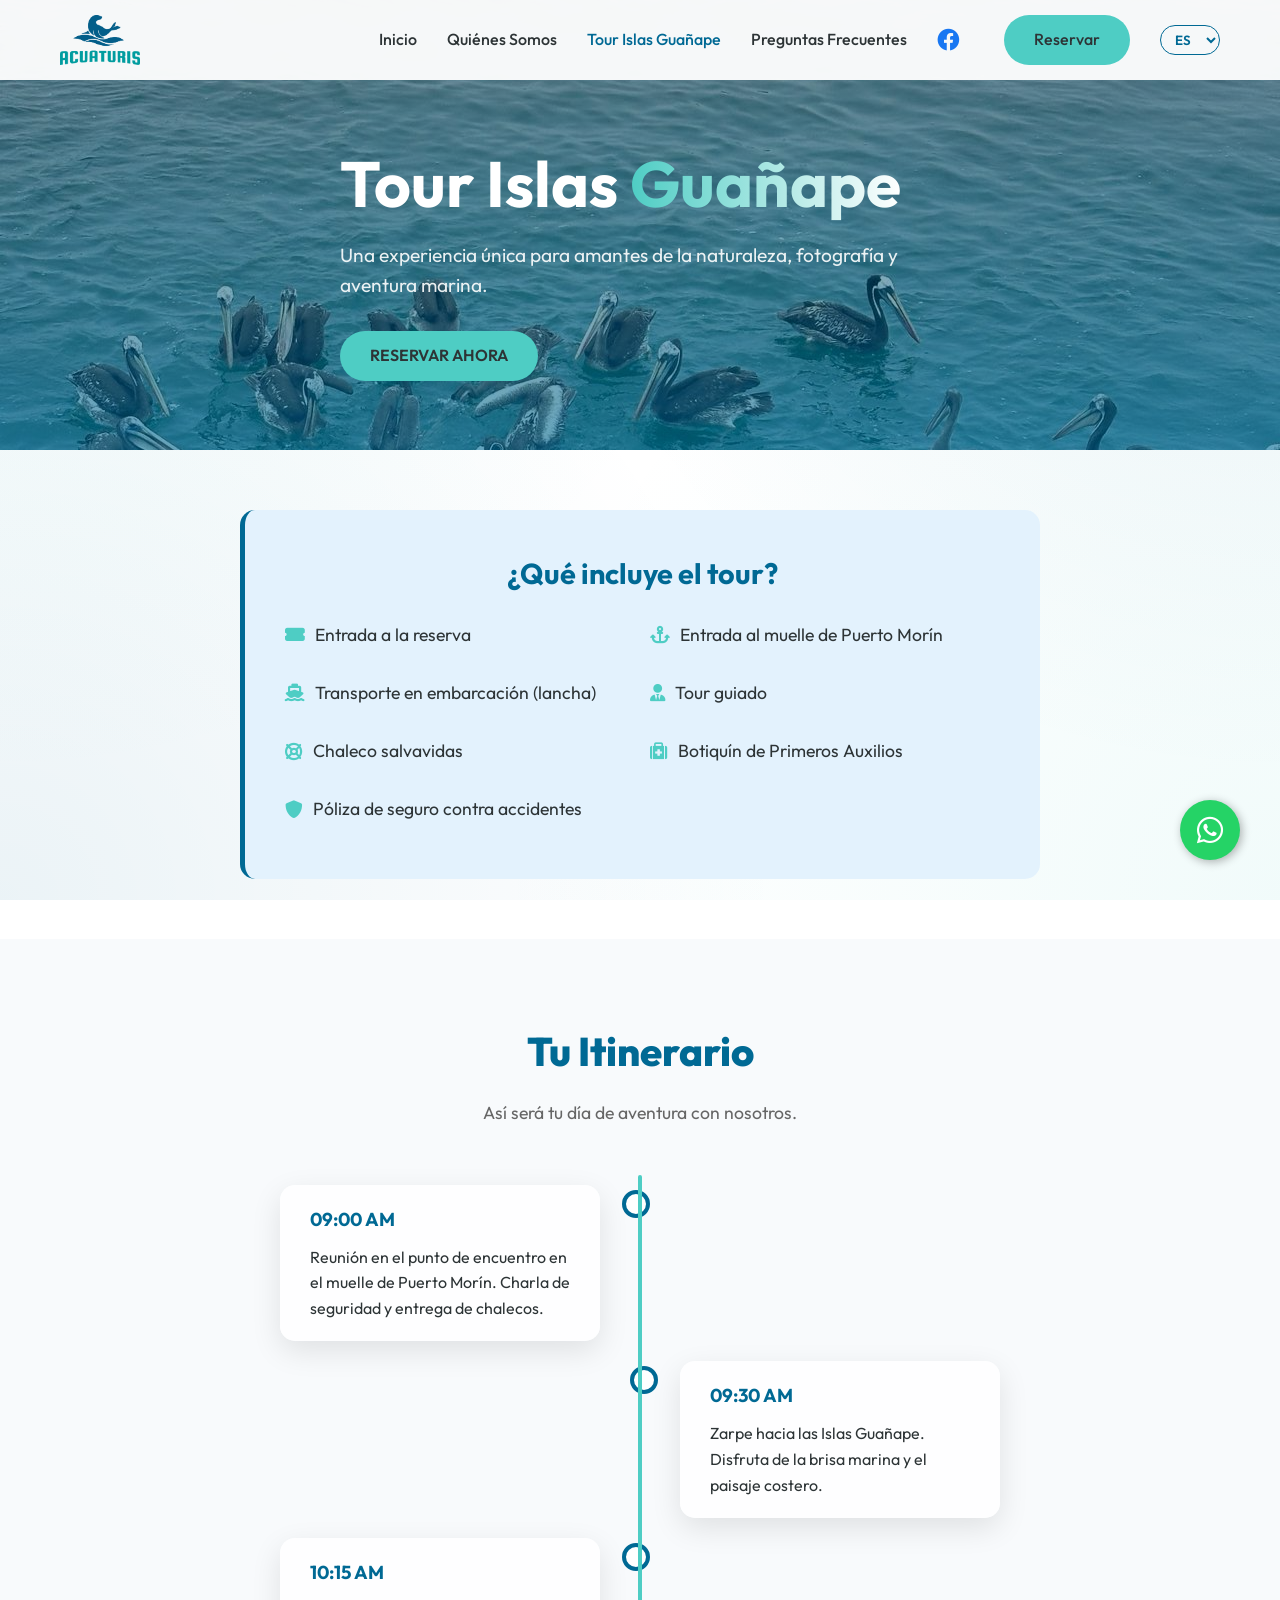
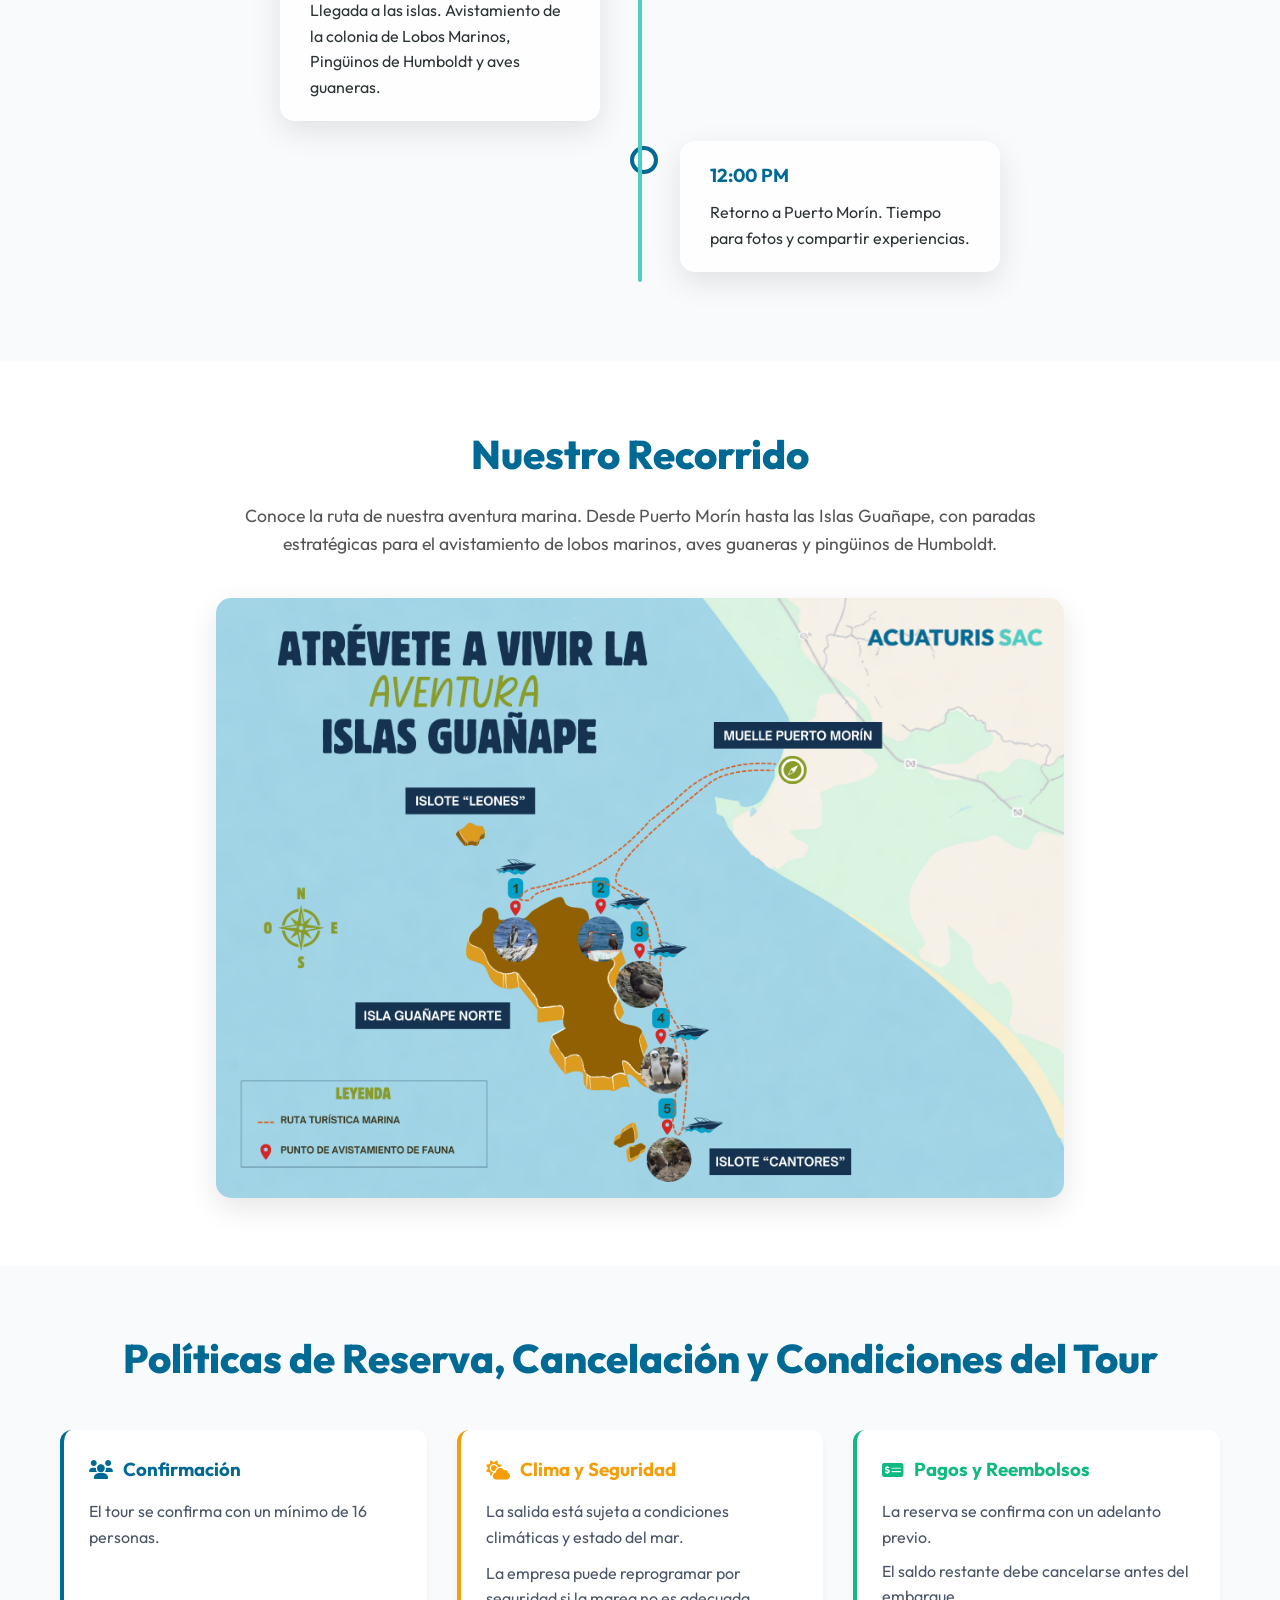
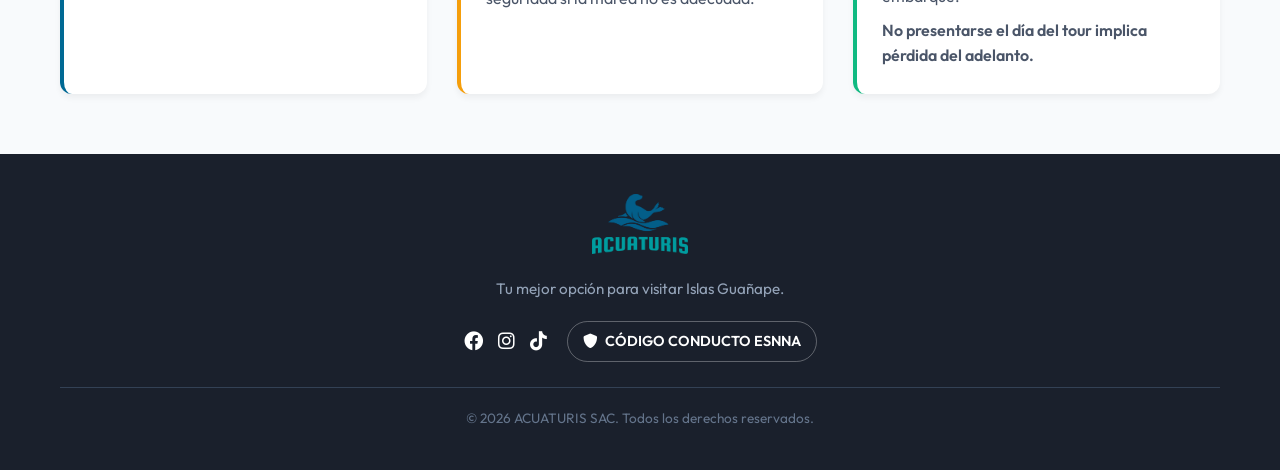
<file: Tour-islas-guanape/index.html>
<!DOCTYPE html>
<html lang="es">

<head>
    <meta charset="UTF-8">
    <meta name="viewport" content="width=device-width, initial-scale=1.0">
    <link rel="icon" type="image/png" href="../assets/logo01.png">
    <title>Tour Islas Guañape Precio e Itinerario 2026 | ACUATURIS SAC Trujillo</title>
    <meta name="description"
        content="Consulta el tour islas guañape precio, itinerario completo y detalles del recorrido. La mejor opción desde Trujillo para ver lobos marinos y pingüinos.">
    <meta name="keywords"
        content="tour islas guañape precio, tour guañape trujillo, itinerario islas guañape, como llegar a islas guañape, puerto morin turismo, acuaturis sac, tours islas guañape, paseos islas guañape">

    <!-- SEO: Open Graph -->
    <meta property="og:title" content="Tour Islas Guañape Precio e Itinerario | ACUATURIS SAC">
    <meta property="og:description"
        content="Descubre el itinerario más completo y el mejor precio para tu tour a las Islas Guañape.">
    <meta property="og:image" content="https://acuaturissac.com/assets/Imagen14.jpeg">
    <meta property="og:url" content="https://acuaturissac.com/Tour-islas-guanape/index.html">
    <meta property="og:type" content="article">

    <!-- SEO: Datos estructurados -->
    <script type="application/ld+json">
    {
      "@context": "https://schema.org",
      "@type": "TouristTrip",
      "name": "Tour Islas Guañape Trujillo - Itinerario y Precio",
      "description": "Recorrido guiado desde Puerto Morín hacia las Islas Guañape. Avistamiento de pingüinos de Humboldt y lobos marinos.",
      "itinerary": {
        "@type": "ItemList",
        "itemListElement": [
          {"@type": "ListItem", "position": 1, "name": "Reunión en Puerto Morín"},
          {"@type": "ListItem", "position": 2, "name": "Zarpe a las Islas"},
          {"@type": "ListItem", "position": 3, "name": "Avistamiento de fauna"},
          {"@type": "ListItem", "position": 4, "name": "Regreso al muelle"}
        ]
      },
      "offers": {
        "@type": "Offer",
        "description": "Precio competitivo con todo incluido: entrada, guía y lancha segura.",
        "availability": "https://schema.org/InStock"
      }
    }
    </script>
    <link rel="preconnect" href="https://fonts.googleapis.com">
    <link rel="preconnect" href="https://fonts.gstatic.com" crossorigin>
    <link href="https://fonts.googleapis.com/css2?family=Outfit:wght@300;400;600;800&display=swap" rel="stylesheet">
    <link rel="stylesheet" href="../css/styles.css">
    <link rel="stylesheet" href="https://cdnjs.cloudflare.com/ajax/libs/font-awesome/6.0.0/css/all.min.css"
        integrity="sha512-9usAa10IRO0HhonpyAIVpjrylPvoDwiPUiKdWk5t3PyolY1cOd4DSE0Ga+ri4AuTroPR5aQvXU9xC6qOPnzFeg=="
        crossorigin="anonymous" referrerpolicy="no-referrer" />
    <link href="https://unpkg.com/aos@2.3.1/dist/aos.css" rel="stylesheet">
</head>

<body>

    <!-- Navigation -->
    <nav class="navbar">
        <div class="container nav-container">
            <a href="../index.html" class="logo">
                <img src="../assets/logo01.png" alt="ACUATURIS SAC" class="header-logo">
            </a>
            <button class="mobile-menu-btn" aria-label="Menu">
                <i class="fas fa-bars"></i>
            </button>
            <ul class="nav-links">
                <li><a href="../index.html" data-i18n="nav_home">Inicio</a></li>
                <li><a href="../quienes-somos/index.html" data-i18n="nav_about">Quiénes Somos</a></li>
                <li><a href="index.html" class="active" style="color: var(--primary);" data-i18n="nav_tour">Tour Islas
                        Guañape</a></li>
                <li><a href="../preguntas-frecuentes/index.html" data-i18n="nav_faq">Preguntas
                        Frecuentes</a></li>
                <li>
                    <a href="https://www.facebook.com/share/1S6qyKS7hv/" target="_blank" rel="noopener noreferrer"
                        aria-label="Facebook"
                        style="font-size: 1.4rem; color: #1877F2; margin-right: 15px; display: flex; align-items: center;">
                        <i class="fab fa-facebook"></i>
                    </a>
                </li>
                <li><a href="../index.html#contacto" class="btn-primary" data-i18n="nav_book">Reservar</a></li>
                <li>
                    <select id="language-selector" class="lang-select">
                        <option value="es">ES</option>
                        <option value="en">EN</option>
                        <option value="fr">FR</option>
                        <option value="it">IT</option>
                        <option value="de">DE</option>
                    </select>
                </li>
            </ul>
        </div>
    </nav>

    <!-- Header Section -->
    <header class="hero hero-subpage" style="background: url('../assets/Imagen14.jpeg') center/cover no-repeat fixed;">
        <div class="hero-overlay"></div>
        <div class="hero-content container" data-aos="fade-up">
            <h1 data-i18n="nav_tour">Tour Islas <span class="text-gradient">Guañape</span></h1>
            <p data-i18n="hero_subtitle"
                style="font-size: 1.2rem; margin-top: 15px; max-width: 600px; margin-left: auto; margin-right: auto;">
                Una experiencia única para amantes de la naturaleza, fotografía y aventura marina.</p>
            <div class="hero-buttons">
                <a href="../index.html#contacto" class="btn-primary" data-i18n="hero_btn_book_tour">RESERVAR
                    AHORA</a>
            </div>
        </div>
    </header>

    <section class="section about" style="padding: 60px 0;">
        <div class="container" data-aos="fade-up">
            <div class="included-box"
                style="margin: 0 auto; background: #e3f2fd; padding: 40px; border-radius: 15px; border-left: 5px solid var(--primary); max-width: 800px;">
                <h3 style="color: var(--primary); margin-bottom: 25px; font-size: 1.8rem; text-align: center;"
                    data-i18n="included_title">¿Qué incluye el tour?</h3>
                <ul class="feature-list"
                    style="margin-top: 0; display: grid; grid-template-columns: repeat(auto-fit, minmax(300px, 1fr)); gap: 15px; font-size: 1.1rem;">
                    <li><i class="fas fa-ticket-alt"></i> <span data-i18n="included_1">Entrada a la reserva</span></li>
                    <li><i class="fas fa-anchor"></i> <span data-i18n="included_2">Entrada al muelle de Puerto
                            Morín</span></li>
                    <li><i class="fas fa-ship"></i> <span data-i18n="included_3">Transporte en embarcación
                            (lancha)</span></li>
                    <li><i class="fas fa-user-tie"></i> <span data-i18n="included_4">Tour guiado</span></li>
                    <li><i class="fas fa-life-ring"></i> <span data-i18n="included_5">Chaleco salvavidas</span></li>
                    <li><i class="fas fa-medkit"></i> <span data-i18n="included_6">Botiquín de Primeros Auxilios</span>
                    </li>
                    <li><i class="fas fa-shield-alt"></i> <span data-i18n="included_7">Póliza de seguro contra
                            accidentes</span></li>
                </ul>
            </div>
        </div>
    </section>

    <!-- Itinerary Section -->
    <section id="itinerario" class="section itinerary-section" style="background-color: #f8fafc;">
        <div class="container">
            <h2 class="section-title center" data-aos="fade-up" data-i18n="itinerary_title">Tu Itinerario</h2>
            <p class="section-subtitle center" data-aos="fade-up" data-i18n="itinerary_subtitle">Así será tu día de
                aventura con nosotros.</p>
            <div class="timeline">
                <div class="timeline-item" data-aos="fade-up">
                    <div class="timeline-content">
                        <h3>09:00 AM</h3>
                        <p data-i18n="itinerary_1">Reunión en el punto de encuentro en el muelle de Puerto Morín. Charla
                            de seguridad y entrega de chalecos.</p>
                    </div>
                </div>
                <div class="timeline-item" data-aos="fade-up" data-aos-delay="100">
                    <div class="timeline-content">
                        <h3>09:30 AM</h3>
                        <p data-i18n="itinerary_2">Zarpe hacia las Islas Guañape. Disfruta de la brisa marina y el
                            paisaje costero.</p>
                    </div>
                </div>
                <div class="timeline-item" data-aos="fade-up" data-aos-delay="200">
                    <div class="timeline-content">
                        <h3>10:15 AM</h3>
                        <p data-i18n="itinerary_3">Llegada a las islas. Avistamiento de la colonia de Lobos Marinos,
                            Pingüinos de Humboldt y aves guaneras.</p>
                    </div>
                </div>
                <div class="timeline-item" data-aos="fade-up" data-aos-delay="300">
                    <div class="timeline-content">
                        <h3>12:00 PM</h3>
                        <p data-i18n="itinerary_4">Retorno a Puerto Morín. Tiempo para fotos y compartir experiencias.
                        </p>
                    </div>
                </div>
            </div>
        </div>
    </section>

    <!-- Route Section -->
    <section id="recorrido" class="section route-section" style="padding: 60px 0; background-color: white;">
        <div class="container">
            <h2 class="section-title center" data-aos="fade-up" data-i18n="route_title">Nuestro Recorrido</h2>
            <p class="section-subtitle center" data-aos="fade-up" data-i18n="route_subtitle"
                style="margin-bottom: 40px; font-size: 1.1rem; color: #555; max-width: 800px; margin-left: auto; margin-right: auto;">
                Conoce la ruta de nuestra aventura marina. Desde Puerto Morín hasta las Islas Guañape, con paradas
                estratégicas para el avistamiento de lobos marinos, aves guaneras y pingüinos de Humboldt.
            </p>
            <div data-aos="zoom-in" style="text-align: center; margin: 0 auto;">
                <img src="../assets/ruta-islas-guanape.png" alt="Mapa del recorrido a las Islas Guañape"
                    style="max-width: 100%; max-height: 600px; height: auto; display: inline-block; border-radius: 15px; box-shadow: 0 10px 30px rgba(0,0,0,0.1);"
                    loading="lazy" decoding="async">
            </div>
        </div>
    </section>

    <!-- Policies Section -->
    <section id="politicas" class="section policies-section" style="background-color: #f8fafc; padding: 60px 0;">
        <div class="container">
            <h2 class="section-title center" data-aos="fade-up" data-i18n="policies_title">Políticas de Reserva,
                Cancelación y Condiciones del Tour</h2>
            <div class="policies-grid"
                style="display: grid; grid-template-columns: repeat(auto-fit, minmax(300px, 1fr)); gap: 30px; margin-top: 40px;">
                <div class="policy-card" data-aos="fade-up"
                    style="background: white; padding: 25px; border-radius: 12px; box-shadow: 0 4px 6px rgba(0,0,0,0.05); border-left: 4px solid var(--primary);">
                    <h3
                        style="color: var(--primary); margin-bottom: 15px; display: flex; align-items: center; gap: 10px;">
                        <i class="fas fa-users" style="font-size: 1.2rem;"></i> <span
                            data-i18n="policy_h1">Confirmación</span>
                    </h3>
                    <p data-i18n="policy_1" style="color: #4a5568; line-height: 1.6;">El tour se confirma con un mínimo
                        de 16 personas.</p>
                </div>

                <div class="policy-card" data-aos="fade-up" data-aos-delay="100"
                    style="background: white; padding: 25px; border-radius: 12px; box-shadow: 0 4px 6px rgba(0,0,0,0.05); border-left: 4px solid #f59e0b;">
                    <h3 style="color: #f59e0b; margin-bottom: 15px; display: flex; align-items: center; gap: 10px;">
                        <i class="fas fa-cloud-sun" style="font-size: 1.2rem;"></i> <span data-i18n="policy_h2">Clima y
                            Seguridad</span>
                    </h3>
                    <p data-i18n="policy_2" style="color: #4a5568; line-height: 1.6; margin-bottom: 10px;">La salida
                        está sujeta a condiciones climáticas y estado del mar.</p>
                    <p data-i18n="policy_3" style="color: #4a5568; line-height: 1.6;">La empresa puede reprogramar por
                        seguridad si la marea no es adecuada.</p>
                </div>

                <div class="policy-card" data-aos="fade-up" data-aos-delay="200"
                    style="background: white; padding: 25px; border-radius: 12px; box-shadow: 0 4px 6px rgba(0,0,0,0.05); border-left: 4px solid #10b981;">
                    <h3 style="color: #10b981; margin-bottom: 15px; display: flex; align-items: center; gap: 10px;">
                        <i class="fas fa-money-check-alt" style="font-size: 1.2rem;"></i> <span
                            data-i18n="policy_h3">Pagos y Reembolsos</span>
                    </h3>
                    <p data-i18n="policy_4" style="color: #4a5568; line-height: 1.6; margin-bottom: 8px;">La reserva se
                        confirma con un adelanto previo.</p>
                    <p data-i18n="policy_5" style="color: #4a5568; line-height: 1.6; margin-bottom: 8px;">El saldo
                        restante debe cancelarse antes del embarque.</p>
                    <p data-i18n="policy_6" style="color: #4a5568; line-height: 1.6; font-weight: 600;">No presentarse
                        el día del tour implica pérdida del adelanto.</p>
                </div>
            </div>
        </div>
    </section>

    <!-- Footer -->
    <footer style="background-color: #1a202c; color: #e2e8f0; text-align: center; padding: 40px 0;">
        <div class="container footer-container">
            <div class="footer-main" style="margin-bottom: 25px;">
                <div class="footer-logo">
                    <img src="../assets/logo01.png" alt="ACUATURIS SAC" class="footer-logo-img">
                    <p data-i18n="footer_subtitle" style="margin-bottom: 20px; font-size: 0.95rem; color: #94a3b8;">Tu mejor opción para visitar Islas Guañape.</p>
                </div>
                <div class="footer-social" style="display: flex; justify-content: center; align-items: center; flex-wrap: wrap; gap: 20px;">
                    <div style="display: flex; gap: 15px;">
                        <a href="https://www.facebook.com/share/1S6qyKS7hv/" target="_blank" rel="noopener noreferrer"
                            style="color: white; font-size: 1.2rem; transition: color 0.3s;"
                            onmouseover="this.style.color='var(--primary)'" onmouseout="this.style.color='white'"><i
                                class="fab fa-facebook"></i></a>
                        <a href="#" style="color: white; font-size: 1.2rem; transition: color 0.3s;"
                            onmouseover="this.style.color='var(--primary)'" onmouseout="this.style.color='white'"><i
                                class="fab fa-instagram"></i></a>
                        <a href="#" style="color: white; font-size: 1.2rem; transition: color 0.3s;"
                            onmouseover="this.style.color='var(--primary)'" onmouseout="this.style.color='white'"><i
                                class="fab fa-tiktok"></i></a>
                    </div>
                    <a href="../esnna.html" 
                        style="color: white; font-size: 0.9rem; transition: all 0.3s; display: flex; align-items: center; gap: 8px; text-decoration: none; border: 1px solid rgba(255,255,255,0.3); padding: 8px 15px; border-radius: 50px; font-weight: 600;"
                        onmouseover="this.style.color='var(--secondary)'; this.style.borderColor='var(--secondary)'; this.style.background='rgba(255,255,255,0.1)'" 
                        onmouseout="this.style.color='white'; this.style.borderColor='rgba(255,255,255,0.3)'; this.style.background='transparent'">
                        <i class="fas fa-shield-alt"></i> <span data-i18n="footer_esnna_code">CÓDIGO CONDUCTO ESNNA</span>
                    </a>
                </div>
            </div>
            <p style="font-size: 0.85rem; border-top: 1px solid #334155; padding-top: 20px; color: #64748b;" data-i18n="footer_rights">&copy; 2026
                ACUATURIS SAC. Todos los derechos reservados.</p>
        </div>
    </footer>

    <!-- Scripts -->
    <script src="https://unpkg.com/aos@2.3.1/dist/aos.js"></script>
    <script src="../js/translations.js"></script>
    <script src="../js/script.js"></script>
    <script>
        document.addEventListener("DOMContentLoaded", function () {
            AOS.init({
                duration: 800,
                offset: 100,
                once: true
            });
        });
    </script>
    <a href="https://wa.me/51961020784?text=Hola,%20los%20contacto%20desde%20su%20p%C3%A1gina%20web.%20Estoy%20interesado%20en%20el%20tour%20a%20las%20Islas%20Gua%C3%B1ape%20y%20quisiera%20informaci%C3%B3n%20sobre%20disponibilidad%20y%20reservas."
        class="whatsapp-float" target="_blank" rel="noopener noreferrer" aria-label="Contactar por WhatsApp">
        <i class="fab fa-whatsapp"></i>
    </a>
</body>

</html>
</file>
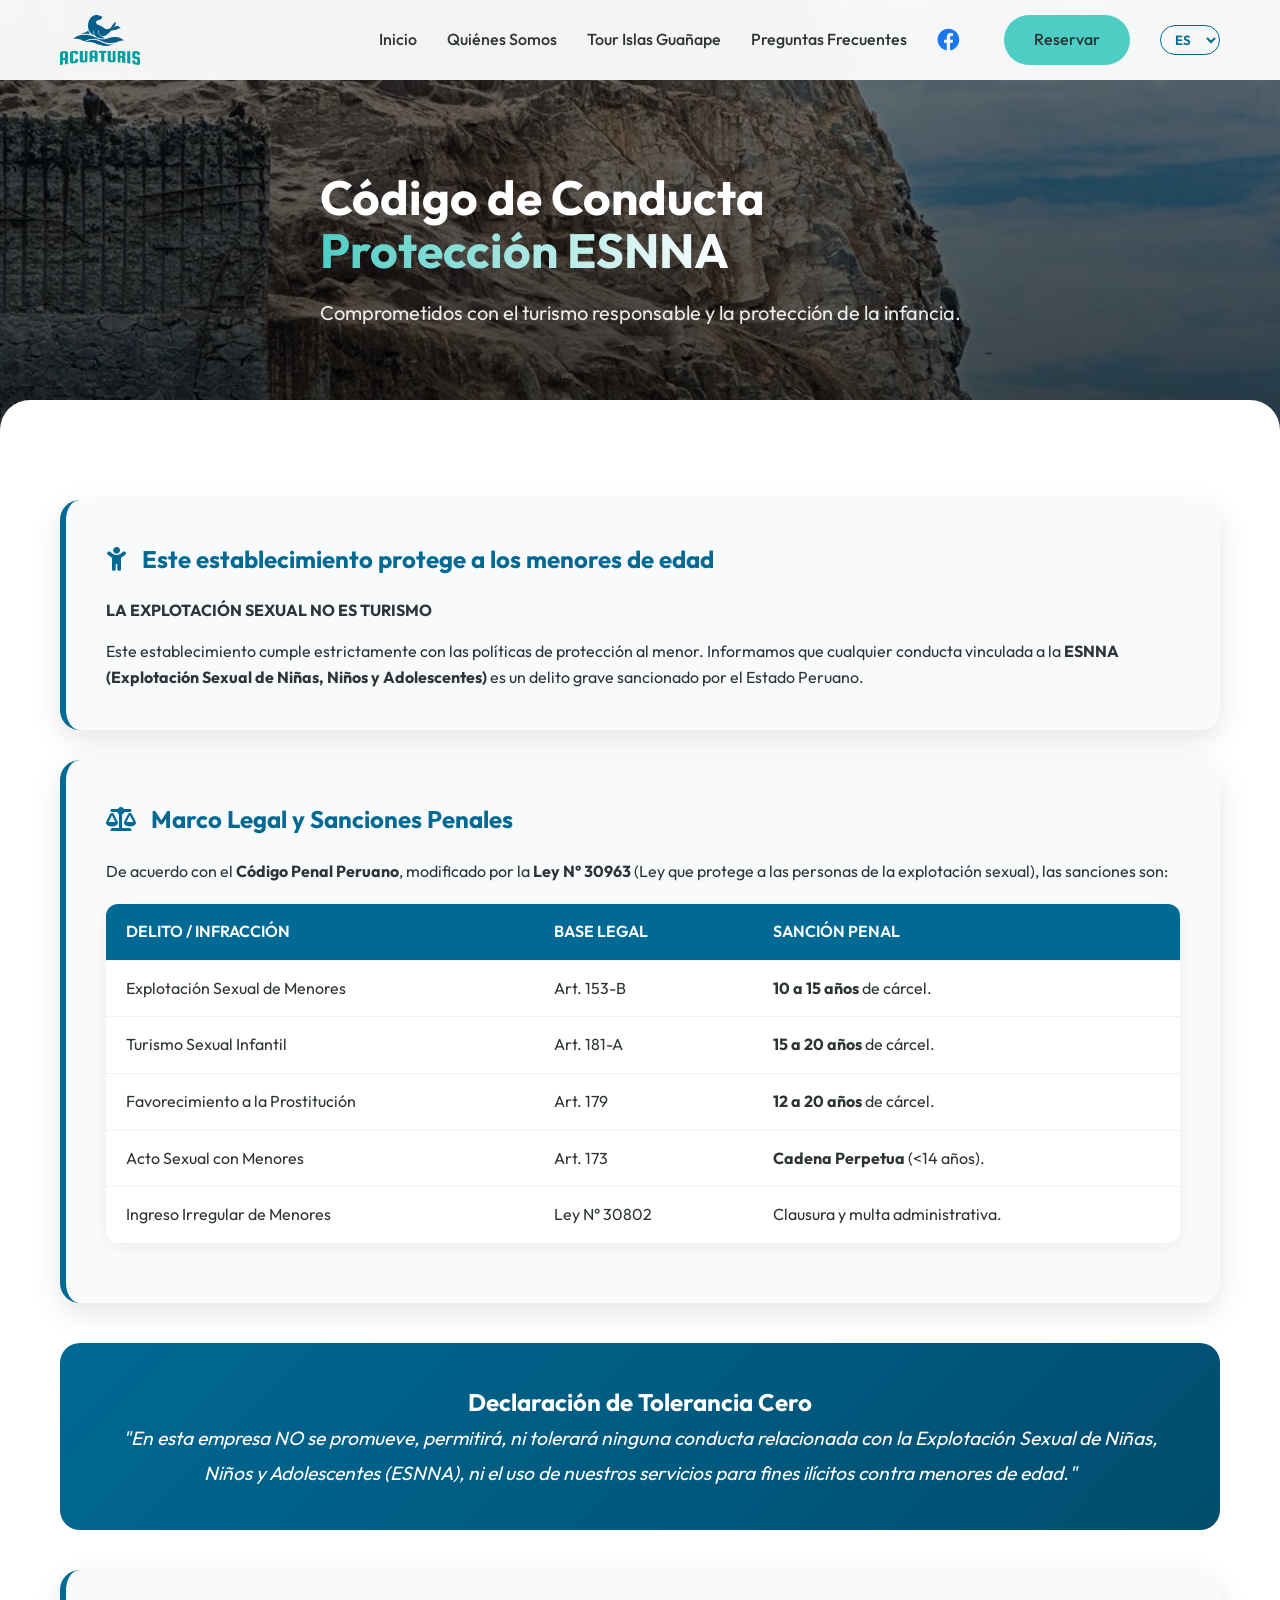
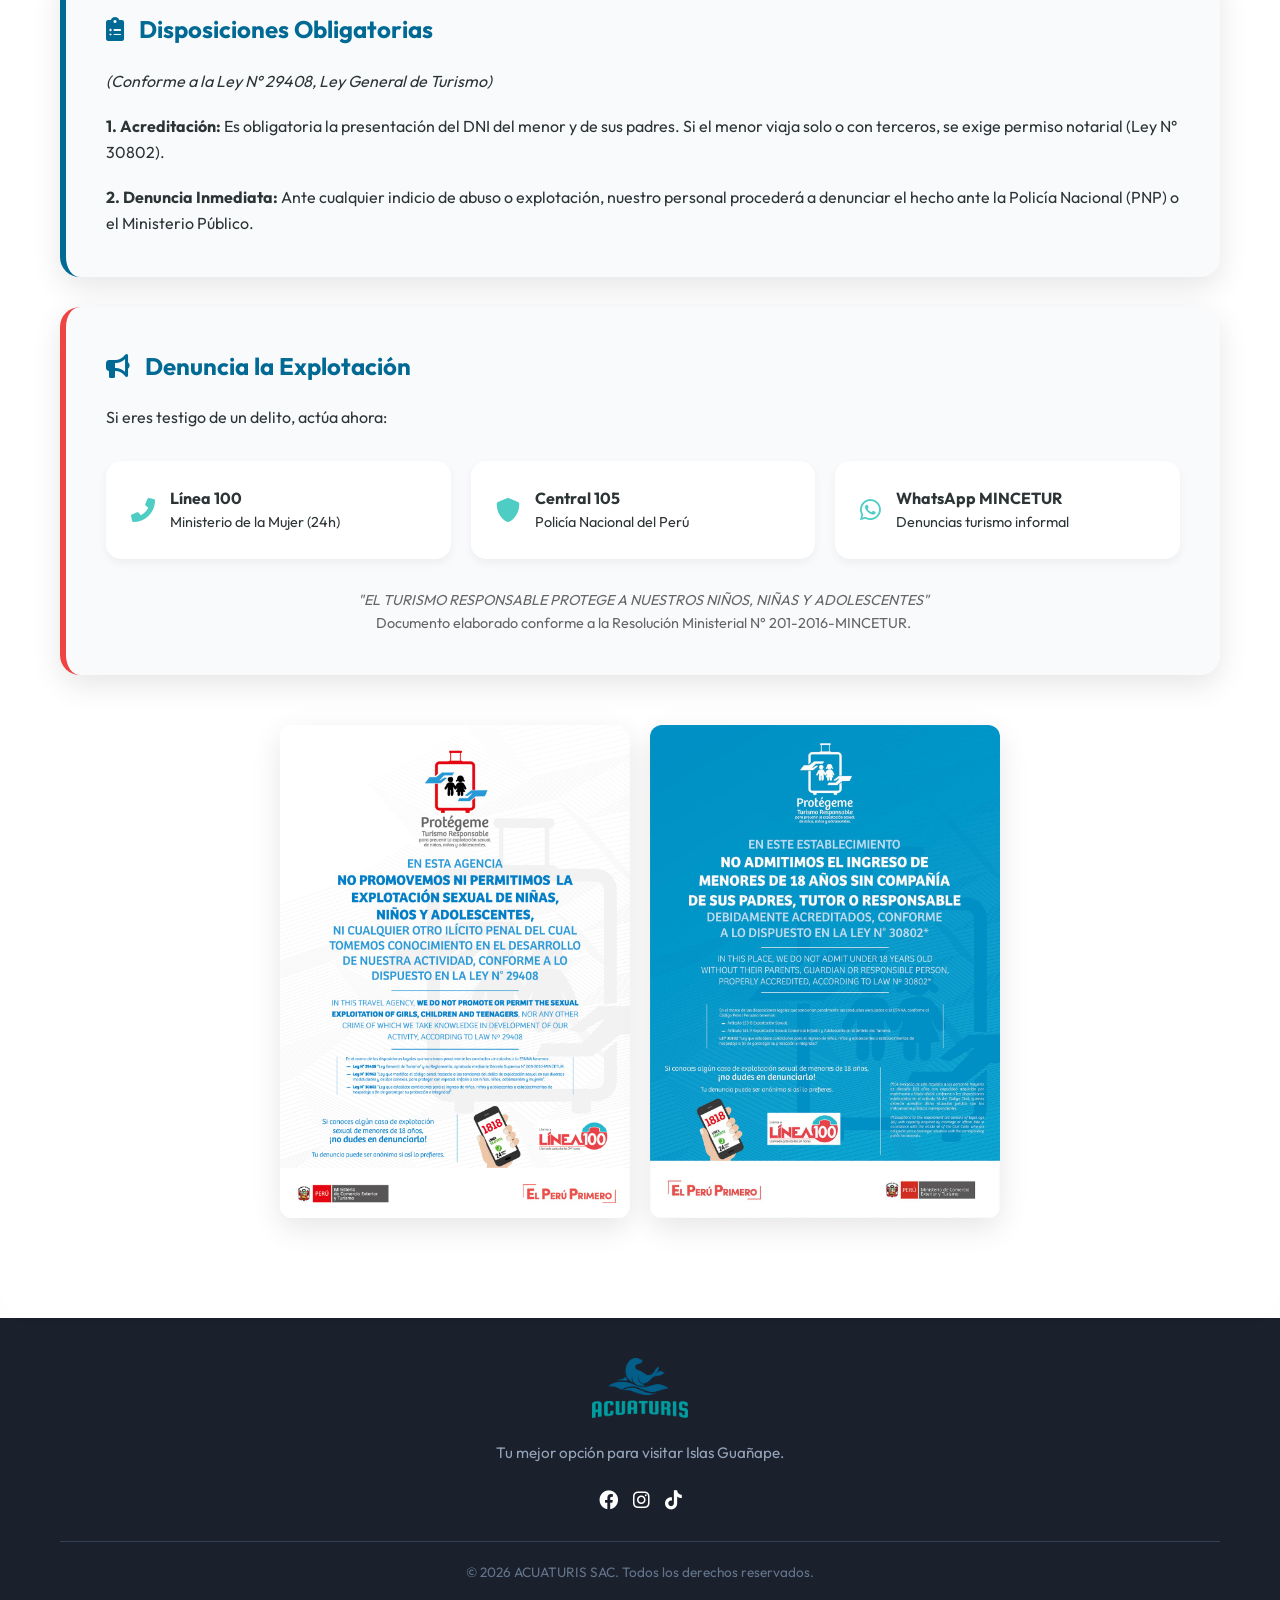
<file: esnna.html>
<!DOCTYPE html>
<html lang="es">

<head>
    <meta charset="UTF-8">
    <meta name="viewport" content="width=device-width, initial-scale=1.0">
    <link rel="icon" type="image/png" href="assets/logo01.png">
    <title>Código de Conducta ESNNA | ACUATURIS SAC</title>
    <meta name="description" content="Compromiso de ACUATURIS SAC contra la Explotación Sexual de Niñas, Niños y Adolescentes (ESNNA) en el turismo.">
    
    <!-- Fonts and External Styles -->
    <link rel="preconnect" href="https://fonts.googleapis.com">
    <link rel="preconnect" href="https://fonts.gstatic.com" crossorigin>
    <link href="https://fonts.googleapis.com/css2?family=Outfit:wght@300;400;600;800&display=swap" rel="stylesheet">
    <link rel="stylesheet" href="css/styles.css">
    <link rel="stylesheet" href="https://cdnjs.cloudflare.com/ajax/libs/font-awesome/6.0.0/css/all.min.css">
    <link href="https://unpkg.com/aos@2.3.1/dist/aos.css" rel="stylesheet">

    <style>
        .esnna-content {
            padding: 100px 0;
            background: white;
            border-radius: 30px;
            margin-top: -50px;
            position: relative;
            z-index: 10;
            box-shadow: 0 -20px 40px rgba(0,0,0,0.05);
        }

        .legal-card {
            background: #f8fafc;
            border-radius: 20px;
            padding: 40px;
            margin-bottom: 30px;
            border-left: 6px solid var(--primary);
            box-shadow: var(--shadow);
        }

        .legal-card h2 {
            color: var(--primary);
            margin-bottom: 20px;
            display: flex;
            align-items: center;
            gap: 15px;
        }

        .sanctions-table {
            width: 100%;
            border-collapse: collapse;
            margin: 20px 0;
            background: white;
            border-radius: 12px;
            overflow: hidden;
            box-shadow: 0 4px 15px rgba(0,0,0,0.05);
        }

        .sanctions-table th, .sanctions-table td {
            padding: 15px 20px;
            text-align: left;
            border-bottom: 1px solid #edf2f7;
        }

        .sanctions-table th {
            background: var(--primary);
            color: white;
            font-weight: 600;
        }

        .sanctions-table tr:last-child td {
            border-bottom: none;
        }

        .highlight-box {
            background: linear-gradient(135deg, var(--primary), #004d6d);
            color: white;
            padding: 40px;
            border-radius: 20px;
            text-align: center;
            margin: 40px 0;
        }

        .highlight-box p {
            font-size: 1.2rem;
            font-style: italic;
            line-height: 1.8;
        }

        .contact-grid {
            display: grid;
            grid-template-columns: repeat(auto-fit, minmax(280px, 1fr));
            gap: 20px;
            margin-top: 30px;
        }

        .contact-item {
            background: white;
            padding: 25px;
            border-radius: 15px;
            display: flex;
            align-items: center;
            gap: 15px;
            box-shadow: 0 4px 10px rgba(0,0,0,0.05);
        }

        .contact-item i {
            font-size: 1.5rem;
            color: var(--secondary);
        }

        .esnna-image-container {
            margin: 40px 0;
            text-align: center;
        }

        .esnna-image-container img {
            max-width: 100%;
            border-radius: 20px;
            box-shadow: var(--shadow);
        }

        @media (max-width: 768px) {
            .sanctions-table {
                display: block;
                overflow-x: auto;
            }
        }
    </style>
</head>

<body>

    <!-- Navigation -->
    <nav class="navbar">
        <div class="container nav-container">
            <a href="index.html" class="logo">
                <img src="assets/logo01.png" alt="ACUATURIS SAC" class="header-logo">
            </a>
            <button class="mobile-menu-btn" aria-label="Menu">
                <i class="fas fa-bars"></i>
            </button>
            <ul class="nav-links">
                <li><a href="index.html" data-i18n="nav_home">Inicio</a></li>
                <li><a href="quienes-somos/index.html" data-i18n="nav_about">Quiénes Somos</a></li>
                <li><a href="Tour-islas-guanape/index.html" data-i18n="nav_tour">Tour Islas Guañape</a></li>
                <li><a href="preguntas-frecuentes/index.html" data-i18n="nav_faq">Preguntas Frecuentes</a></li>
                <li>
                    <a href="https://www.facebook.com/share/1S6qyKS7hv/" target="_blank" rel="noopener noreferrer"
                        aria-label="Facebook"
                        style="font-size: 1.4rem; color: #1877F2; margin-right: 15px; display: flex; align-items: center;">
                        <i class="fab fa-facebook"></i>
                    </a>
                </li>
                <li><a href="index.html#contacto" class="btn-primary" data-i18n="nav_book">Reservar</a></li>
                <li>
                    <select id="language-selector" class="lang-select">
                        <option value="es">ES</option>
                        <option value="en">EN</option>
                        <option value="fr">FR</option>
                        <option value="it">IT</option>
                        <option value="de">DE</option>
                    </select>
                </li>
            </ul>
        </div>
    </nav>

    <!-- Small Hero -->
    <header class="hero hero-subpage" style="background: linear-gradient(rgba(0,0,0,0.5), rgba(0,0,0,0.7)), url('assets/Imagen18.jpeg') no-repeat center center/cover;">
        <div class="hero-content container" data-aos="fade-up">
            <h1 style="font-size: 3rem;" data-i18n="esnna_hero_title">Código de Conducta <br><span class="text-gradient">Protección ESNNA</span></h1>
            <p data-i18n="esnna_hero_subtitle">Comprometidos con el turismo responsable y la protección de la infancia.</p>
        </div>
    </header>

    <main class="esnna-content">
        <div class="container">
            
            <div class="legal-card" data-aos="fade-up">
                <h2 data-i18n="esnna_legal_card_1_h2"><i class="fas fa-child"></i> Este establecimiento protege a los menores de edad</h2>
                <p><strong data-i18n="esnna_no_explotacion">LA EXPLOTACIÓN SEXUAL NO ES TURISMO</strong></p>
                <p style="margin-top: 15px;" data-i18n="esnna_legal_card_1_p">Este establecimiento cumple estrictamente con las políticas de protección al menor. Informamos que cualquier conducta vinculada a la <strong>ESNNA (Explotación Sexual de Niñas, Niños y Adolescentes)</strong> es un delito grave sancionado por el Estado Peruano.</p>
            </div>

            <div class="legal-card" data-aos="fade-up">
                <h2 data-i18n="esnna_legal_card_2_h2"><i class="fas fa-balance-scale"></i> Marco Legal y Sanciones Penales</h2>
                <p data-i18n="esnna_legal_card_2_p">De acuerdo con el <strong>Código Penal Peruano</strong>, modificado por la <strong>Ley N° 30963</strong> (Ley que protege a las personas de la explotación sexual), las sanciones son:</p>
                
                <table class="sanctions-table">
                    <thead>
                        <tr>
                            <th data-i18n="esnna_th_offense">DELITO / INFRACCIÓN</th>
                            <th data-i18n="esnna_th_legal">BASE LEGAL</th>
                            <th data-i18n="esnna_th_sanction">SANCIÓN PENAL</th>
                        </tr>
                    </thead>
                    <tbody>
                        <tr>
                            <td data-i18n="esnna_tr_1_d">Explotación Sexual de Menores</td>
                            <td>Art. 153-B</td>
                            <td data-i18n="esnna_tr_1_s"><strong>10 a 15 años</strong> de cárcel.</td>
                        </tr>
                        <tr>
                            <td data-i18n="esnna_tr_2_d">Turismo Sexual Infantil</td>
                            <td>Art. 181-A</td>
                            <td data-i18n="esnna_tr_2_s"><strong>15 a 20 años</strong> de cárcel.</td>
                        </tr>
                        <tr>
                            <td data-i18n="esnna_tr_3_d">Favorecimiento a la Prostitución</td>
                            <td>Art. 179</td>
                            <td data-i18n="esnna_tr_3_s"><strong>12 a 20 años</strong> de cárcel.</td>
                        </tr>
                        <tr>
                            <td data-i18n="esnna_tr_4_d">Acto Sexual con Menores</td>
                            <td>Art. 173</td>
                            <td data-i18n="esnna_tr_4_s"><strong>Cadena Perpetua</strong> (<14 años).</td>
                        </tr>
                        <tr>
                            <td data-i18n="esnna_tr_5_d">Ingreso Irregular de Menores</td>
                            <td>Ley N° 30802</td>
                            <td data-i18n="esnna_tr_5_s">Clausura y multa administrativa.</td>
                        </tr>
                    </tbody>
                </table>
            </div>

            <div class="highlight-box" data-aos="fade-up">
                <h2 data-i18n="esnna_no_tolerance_h2">Declaración de Tolerancia Cero</h2>
                <p data-i18n="esnna_no_tolerance_p">"En esta empresa NO se promueve, permitirá, ni tolerará ninguna conducta relacionada con la Explotación Sexual de Niñas, Niños y Adolescentes (ESNNA), ni el uso de nuestros servicios para fines ilícitos contra menores de edad."</p>
            </div>

            <div class="legal-card" data-aos="fade-up">
                <h2 data-i18n="esnna_provisions_h2"><i class="fas fa-clipboard-list"></i> Disposiciones Obligatorias</h2>
                <p data-i18n="esnna_provisions_law"><em>(Conforme a la Ley N° 29408, Ley General de Turismo)</em></p>
                <ul style="list-style: none; margin-top: 20px;">
                    <li style="margin-bottom: 20px;" data-i18n="esnna_provision_1">
                        <strong>1. Acreditación:</strong> Es obligatoria la presentación del DNI del menor y de sus padres. Si el menor viaja solo o con terceros, se exige permiso notarial (Ley N° 30802).
                    </li>
                    <li data-i18n="esnna_provision_2">
                        <strong>2. Denuncia Inmediata:</strong> Ante cualquier indicio de abuso o explotación, nuestro personal procederá a denunciar el hecho ante la Policía Nacional (PNP) o el Ministerio Público.
                    </li>
                </ul>
            </div>

            <div class="legal-card" data-aos="fade-up" style="border-left-color: #ef4444;">
                <h2 data-i18n="esnna_denounce_h2"><i class="fas fa-bullhorn"></i> Denuncia la Explotación</h2>
                <p data-i18n="esnna_denounce_p">Si eres testigo de un delito, actúa ahora:</p>
                <div class="contact-grid">
                    <div class="contact-item">
                        <i class="fas fa-phone-alt"></i>
                        <div>
                            <strong data-i18n="esnna_denounce_1_h">Línea 100</strong>
                            <p style="font-size: 0.9rem;" data-i18n="esnna_denounce_1_p">Ministerio de la Mujer (24h)</p>
                        </div>
                    </div>
                    <div class="contact-item">
                        <i class="fas fa-shield-alt"></i>
                        <div>
                            <strong data-i18n="esnna_denounce_2_h">Central 105</strong>
                            <p style="font-size: 0.9rem;" data-i18n="esnna_denounce_2_p">Policía Nacional del Perú</p>
                        </div>
                    </div>
                    <div class="contact-item">
                        <i class="fab fa-whatsapp"></i>
                        <div>
                            <strong data-i18n="esnna_denounce_3_h">WhatsApp MINCETUR</strong>
                            <p style="font-size: 0.9rem;" data-i18n="esnna_denounce_3_p">Denuncias turismo informal</p>
                        </div>
                    </div>
                </div>
                <p style="margin-top: 30px; font-size: 0.9rem; color: #666; text-align: center;" data-i18n="esnna_footer_note">
                    <em>"EL TURISMO RESPONSABLE PROTEGE A NUESTROS NIÑOS, NIÑAS Y ADOLESCENTES"</em><br>
                    Documento elaborado conforme a la Resolución Ministerial N° 201-2016-MINCETUR.
                </p>
            </div>

            <!-- Full View Images at the bottom (Expandable) -->
            <div class="esnna-gallery" data-aos="fade-up" style="display: flex; justify-content: center; gap: 20px; flex-wrap: wrap; margin-top: 50px;">
                <div class="esnna-img-wrapper" style="cursor: pointer; transition: transform 0.3s ease;">
                    <img src="assets/ESSNA.jpeg" alt="Compromiso ESNNA 1" style="max-width: 350px; width: 100%; height: auto; border-radius: 12px; box-shadow: var(--shadow); display: block;" onmouseover="this.parentElement.style.transform='scale(1.03)'" onmouseout="this.parentElement.style.transform='scale(1)'">
                </div>
                <div class="esnna-img-wrapper" style="cursor: pointer; transition: transform 0.3s ease;">
                    <img src="assets/ESSNA2.jpeg" alt="Compromiso ESNNA 2" style="max-width: 350px; width: 100%; height: auto; border-radius: 12px; box-shadow: var(--shadow); display: block;" onmouseover="this.parentElement.style.transform='scale(1.03)'" onmouseout="this.parentElement.style.transform='scale(1)'">
                </div>
            </div>

        </div>
    </main>

    <!-- Footer -->
    <footer style="background-color: #1a202c; color: #e2e8f0; text-align: center; padding: 40px 0;">
        <div class="container footer-container">
            <div class="footer-main">
                <div class="footer-logo">
                    <img src="assets/logo01.png" alt="ACUATURIS SAC" class="footer-logo-img">
                    <p data-i18n="footer_subtitle" style="margin-bottom: 20px; font-size: 0.95rem; color: #94a3b8;">Tu mejor opción para visitar Islas Guañape.</p>
                </div>
                <div class="footer-social" style="display: flex; justify-content: center; align-items: center; flex-wrap: wrap; gap: 20px; margin-bottom: 25px;">
                    <div style="display: flex; gap: 15px;">
                        <a href="https://www.facebook.com/share/1S6qyKS7hv/" target="_blank" rel="noopener noreferrer"
                            style="color: white; font-size: 1.2rem; transition: color 0.3s;"
                            onmouseover="this.style.color='var(--primary)'" onmouseout="this.style.color='white'"><i
                                class="fab fa-facebook"></i></a>
                        <a href="#" style="color: white; font-size: 1.2rem; transition: color 0.3s;"
                            onmouseover="this.style.color='var(--primary)'" onmouseout="this.style.color='white'"><i
                                class="fab fa-instagram"></i></a>
                        <a href="#" style="color: white; font-size: 1.2rem; transition: color 0.3s;"
                            onmouseover="this.style.color='var(--primary)'" onmouseout="this.style.color='white'"><i
                                class="fab fa-tiktok"></i></a>
                    </div>
                </div>
            </div>
            <p style="font-size: 0.85rem; border-top: 1px solid #334155; padding-top: 20px; color: #64748b;" data-i18n="footer_rights">&copy; 2026
                ACUATURIS SAC. Todos los derechos reservados.</p>
        </div>
    </footer>

    <!-- Lightbox Modal para Galería -->
    <div id="lightbox" class="lightbox">
        <span class="close-lightbox">&times;</span>
        <img class="lightbox-content" id="lightbox-img">
    </div>

    <script src="https://unpkg.com/aos@2.3.1/dist/aos.js"></script>
    <script src="js/translations.js"></script>
    <script src="js/script.js"></script>
    <script>
        AOS.init({
            duration: 800,
            offset: 100,
            once: true
        });
    </script>
</body>
</html>
</file>
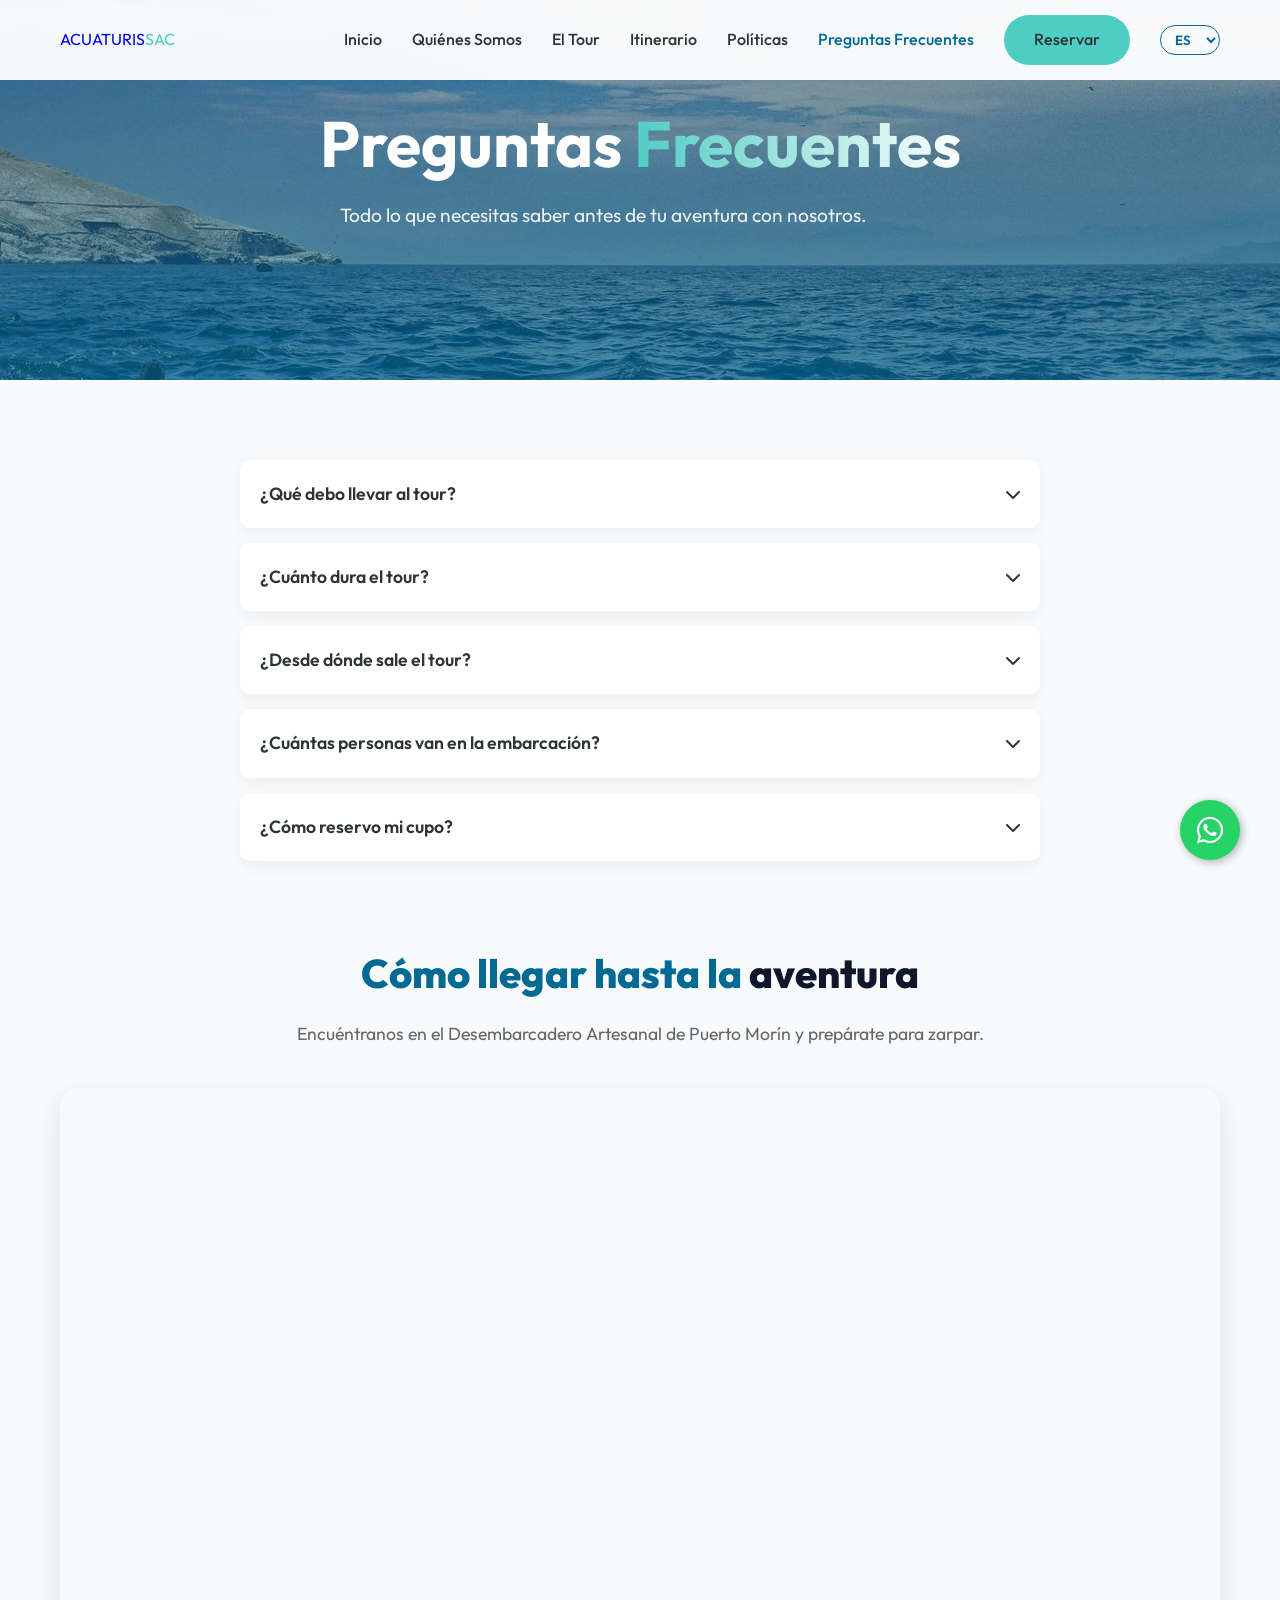
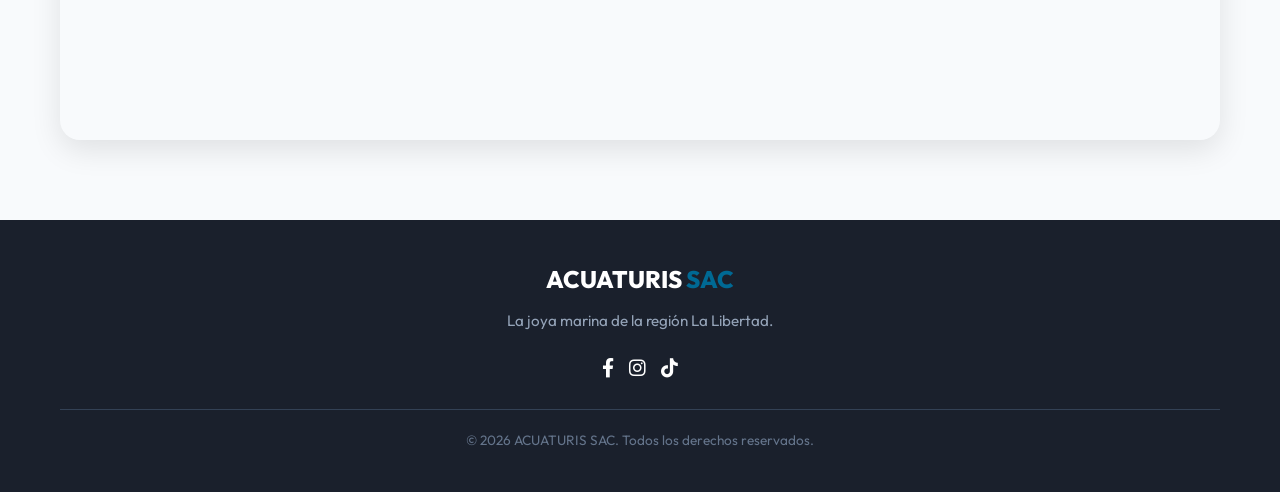
<file: preguntas-frecuentes.html>
<!DOCTYPE html>
<html lang="es">

<head>
    <meta charset="UTF-8">
    <meta name="viewport" content="width=device-width, initial-scale=1.0">
    <!-- Basic SEO Meta Tags -->
    <title>Preguntas Frecuentes | Tour Islas Guañape - ACUATURIS SAC</title>
    <meta name="description"
        content="Resuelve tus dudas sobre el Tour Islas Guañape con ACUATURIS SAC. ¿Qué llevar? ¿Cuánto dura? Todo lo que necesitas saber sobre esta aventura en La Libertad.">
    <meta name="keywords"
        content="Tour Islas Guañape, Islas Guañape, dudas Tour Islas Guañape, preguntas frecuentes Islas Guañape, turismo La Libertad, tours Puerto Morín, ACUATURIS SAC">
    <meta name="author" content="ACUATURIS SAC">
    <meta name="robots" content="index, follow, max-snippet:-1, max-image-preview:large, max-video-preview:-1">

    <!-- SEO: Canonical URL -->
    <link rel="canonical" href="https://acuaturissac.com/preguntas-frecuentes.html">

    <!-- SEO: Open Graph para redes sociales -->
    <meta property="og:title" content="Preguntas Frecuentes | Tour Islas Guañape - ACUATURIS SAC">
    <meta property="og:description"
        content="Resuelve tus dudas sobre el Tour Islas Guañape. Prepárate para avistar lobos marinos y pingüinos con total seguridad.">
    <meta property="og:image" content="https://acuaturissac.com/img/islas-guanape.jpg">
    <meta property="og:url" content="https://acuaturissac.com/preguntas-frecuentes.html">
    <meta property="og:type" content="website">
    <meta property="og:locale" content="es_PE">
    <meta property="og:site_name" content="ACUATURIS SAC">

    <!-- SEO: Twitter Card -->
    <meta name="twitter:card" content="summary_large_image">
    <meta name="twitter:title" content="Preguntas Frecuentes | Tour Islas Guañape - ACUATURIS SAC">
    <meta name="twitter:description"
        content="Todo lo que necesitas saber antes del mejor Tour Islas Guañape. Información oficial de ACUATURIS SAC.">
    <meta name="twitter:image" content="https://acuaturissac.com/img/islas-guanape.jpg">

    <!-- SEO: Datos estructurados Schema.org -->
    <script type="application/ld+json">
    {
      "@context": "https://schema.org",
      "@type": "FAQPage",
      "mainEntity": [
        {
          "@type": "Question",
          "name": "¿Qué debo llevar al Tour Islas Guañape?",
          "acceptedAnswer": {
            "@type": "Answer",
            "text": "Recomendamos llevar bloqueador solar, gorra, lentes de sol, cámara de fotos, casaca cortavientos y pastillas para el mareo."
          }
        },
        {
          "@type": "Question",
          "name": "¿Cuánto dura el Tour Islas Guañape?",
          "acceptedAnswer": {
            "@type": "Answer",
            "text": "El tour tiene una duración total promedio de 2 horas y media saliendo desde Puerto Morín."
          }
        }
      ]
    }
    </script>

    <!-- Fonts and External Styles -->
    <link rel="preconnect" href="https://fonts.googleapis.com">
    <link rel="preconnect" href="https://fonts.gstatic.com" crossorigin>
    <link href="https://fonts.googleapis.com/css2?family=Outfit:wght@300;400;600;800&display=swap" rel="stylesheet">
    <link rel="stylesheet" href="css/styles.css">
    <link rel="stylesheet" href="https://cdnjs.cloudflare.com/ajax/libs/font-awesome/6.0.0/css/all.min.css"
        integrity="sha512-9usAa10IRO0HhonpyAIVpjrylPvoDwiPUiKdWk5t3PyolY1cOd4DSE0Ga+ri4AuTroPR5aQvXU9xC6qOPnzFeg=="
        crossorigin="anonymous" referrerpolicy="no-referrer" />
    <link href="https://unpkg.com/aos@2.3.1/dist/aos.css" rel="stylesheet">

    <style>
        .faq-page-content {
            padding: 80px 0;
            background-color: #f8fafc;
            min-height: 60vh;
        }
    </style>
</head>

<body>

    <!-- Navigation -->
    <nav class="navbar">
        <div class="container nav-container">
            <a href="index.html" class="logo">ACUATURIS <span class="highlight">SAC</span></a>
            <button class="mobile-menu-btn" aria-label="Menu">
                <i class="fas fa-bars"></i>
            </button>
            <ul class="nav-links">
                <li><a href="index.html" data-i18n="nav_home">Inicio</a></li>
                <li><a href="quienes-somos.html" data-i18n="nav_about">Quiénes Somos</a></li>
                <li><a href="index.html#tour" data-i18n="nav_tour">El Tour</a></li>
                <li><a href="index.html#itinerario" data-i18n="nav_itinerary">Itinerario</a></li>
                <li><a href="index.html#politicas" data-i18n="nav_policies">Políticas</a></li>
                <li><a href="preguntas-frecuentes.html" class="active" style="color: var(--primary);"
                        data-i18n="nav_faq">Preguntas Frecuentes</a></li>
                <li><a href="index.html#contacto" class="btn-primary" data-i18n="nav_book">Reservar</a></li>
                <li>
                    <select id="language-selector" class="lang-select">
                        <option value="es">ES</option>
                        <option value="en">EN</option>
                        <option value="fr">FR</option>
                        <option value="it">IT</option>
                        <option value="de">DE</option>
                    </select>
                </li>
            </ul>
        </div>
    </nav>

    <!-- Header Section -->
    <header class="hero"
        style="height: 50vh; min-height: 400px; background: url('assets/Imagen8.jpeg') center/cover no-repeat fixed;">
        <div class="hero-overlay"></div>
        <div class="hero-content container" data-aos="fade-up" style="margin-top: 60px;">
            <h1 data-i18n="faq_hero_title">Preguntas <span class="text-gradient">Frecuentes</span></h1>
            <p data-i18n="faq_hero_subtitle"
                style="font-size: 1.2rem; margin-top: 15px; max-width: 600px; margin-left: auto; margin-right: auto;">
                Todo lo que necesitas saber antes de tu aventura con nosotros.</p>
        </div>
    </header>

    <!-- Content Section -->
    <section class="faq-page-content">
        <div class="container">
            <div class="faq-container">
                <div class="faq-item" data-aos="fade-up">
                    <div class="faq-question">
                        <h3 data-i18n="faq_q1">¿Qué debo llevar al tour?</h3>
                        <i class="fas fa-chevron-down"></i>
                    </div>
                    <div class="faq-answer">
                        <p data-i18n="faq_a1">Recomendamos llevar bloqueador solar, gorra, lentes de sol, cámara de
                            fotos, casaca
                            cortavientos y pastillas para el mareo si eres sensible al movimiento del mar.</p>
                    </div>
                </div>

                <div class="faq-item" data-aos="fade-up" data-aos-delay="100">
                    <div class="faq-question">
                        <h3 data-i18n="faq_q5">¿Cuánto dura el tour?</h3>
                        <i class="fas fa-chevron-down"></i>
                    </div>
                    <div class="faq-answer">
                        <p data-i18n="faq_a5">El tour tiene una duración total promedio de 2 horas y media.
                        </p>
                    </div>
                </div>

                <div class="faq-item" data-aos="fade-up" data-aos-delay="200">
                    <div class="faq-question">
                        <h3 data-i18n="faq_q6">¿Desde dónde sale el tour?</h3>
                        <i class="fas fa-chevron-down"></i>
                    </div>
                    <div class="faq-answer">
                        <p data-i18n="faq_a6">El tour sale desde el desembarcadero pesquero de Puerto Morín.</p>
                    </div>
                </div>

                <div class="faq-item" data-aos="fade-up" data-aos-delay="300">
                    <div class="faq-question">
                        <h3 data-i18n="faq_q7">¿Cuántas personas van en la embarcación?</h3>
                        <i class="fas fa-chevron-down"></i>
                    </div>
                    <div class="faq-answer">
                        <p data-i18n="faq_a7">La embarcación tiene una capacidad total de 26 pasajeros.</p>
                    </div>
                </div>

                <div class="faq-item" data-aos="fade-up" data-aos-delay="400">
                    <div class="faq-question">
                        <h3 data-i18n="faq_q8">¿Cómo reservo mi cupo?</h3>
                        <i class="fas fa-chevron-down"></i>
                    </div>
                    <div class="faq-answer">
                        <p data-i18n="faq_a8">Cierre directo al Whatsapp indicado para reservar.</p>
                    </div>
                </div>
            </div>

            <!-- Map Section -->
            <div class="map-section" data-aos="fade-up" style="margin-top: 80px; text-align: center;">
                <h2 style="font-size: 2.5rem; color: var(--primary); font-weight: 800; margin-bottom: 15px;"
                    data-i18n="about_map_title">Cómo llegar hasta la <span class="text-dark-blue">aventura</span></h2>
                <p style="font-size: 1.1rem; color: #666; margin-bottom: 40px; max-width: 700px; margin-left: auto; margin-right: auto;"
                    data-i18n="about_map_subtitle">Encuéntranos en el Desembarcadero Artesanal de Puerto Morín y
                    prepárate para zarpar.</p>

                <div class="map-container"
                    style="position: relative; padding-bottom: 56.25%; height: 0; overflow: hidden; border-radius: 20px; box-shadow: 0 10px 30px rgba(0, 0, 0, 0.1);">
                    <iframe
                        src="https://maps.google.com/maps?q=Desembarcadero%20Puerto%20Morin&t=&z=16&ie=UTF8&iwloc=&output=embed"
                        style="position: absolute; top: 0; left: 0; width: 100%; height: 100%; border: 0;"
                        allowfullscreen="" loading="lazy" referrerpolicy="no-referrer-when-downgrade"></iframe>
                </div>
            </div>
        </div>
    </section>

    <!-- Footer -->
    <footer style="background-color: #1a202c; color: #e2e8f0; text-align: center; padding: 40px 0;">
        <div class="container">
            <h3
                style="color: white; margin-bottom: 10px; font-family: 'Outfit', sans-serif; font-weight: 800; font-size: 1.5rem;">
                ACUATURIS <span style="color: var(--primary);">SAC</span></h3>
            <p style="margin-bottom: 20px; font-size: 0.95rem; color: #94a3b8;">La joya marina de la región La Libertad.
            </p>
            <div style="display: flex; justify-content: center; gap: 15px; margin-bottom: 25px;">
                <a href="https://www.facebook.com/share/1S6qyKS7hv/" target="_blank" rel="noopener noreferrer"
                    style="color: white; font-size: 1.2rem; transition: color 0.3s;"
                    onmouseover="this.style.color='var(--primary)'" onmouseout="this.style.color='white'"><i
                        class="fab fa-facebook-f"></i></a>
                <a href="#" style="color: white; font-size: 1.2rem; transition: color 0.3s;"
                    onmouseover="this.style.color='var(--primary)'" onmouseout="this.style.color='white'"><i
                        class="fab fa-instagram"></i></a>
                <a href="#" style="color: white; font-size: 1.2rem; transition: color 0.3s;"
                    onmouseover="this.style.color='var(--primary)'" onmouseout="this.style.color='white'"><i
                        class="fab fa-tiktok"></i></a>
            </div>
            <p style="font-size: 0.85rem; border-top: 1px solid #334155; padding-top: 20px; color: #64748b;">&copy; 2026
                ACUATURIS SAC. Todos los derechos reservados.</p>
        </div>
    </footer>

    <!-- Scripts -->
    <script src="https://unpkg.com/aos@2.3.1/dist/aos.js"></script>
    <script src="https://cdn.jsdelivr.net/npm/swiper@11/swiper-bundle.min.js"></script>
    <script src="js/translations.js"></script>
    <script src="js/script.js"></script>
    <script>
        document.addEventListener("DOMContentLoaded", function () {
            AOS.init({
                duration: 800,
                offset: 100,
                once: true
            });
        });
    </script>
    <!-- Floating WhatsApp Button -->
    <a href="https://wa.me/51961020784?text=Hola,%20los%20contacto%20desde%20su%20p%C3%A1gina%20web.%20Estoy%20interesado%20en%20el%20tour%20a%20las%20Islas%20Gua%C3%B1ape%20y%20quisiera%20informaci%C3%B3n%20sobre%20disponibilidad%20y%20reservas."
        class="whatsapp-float" target="_blank" rel="noopener noreferrer" aria-label="Contactar por WhatsApp">
        <i class="fab fa-whatsapp"></i>
    </a>
</body>

</html>
</file>
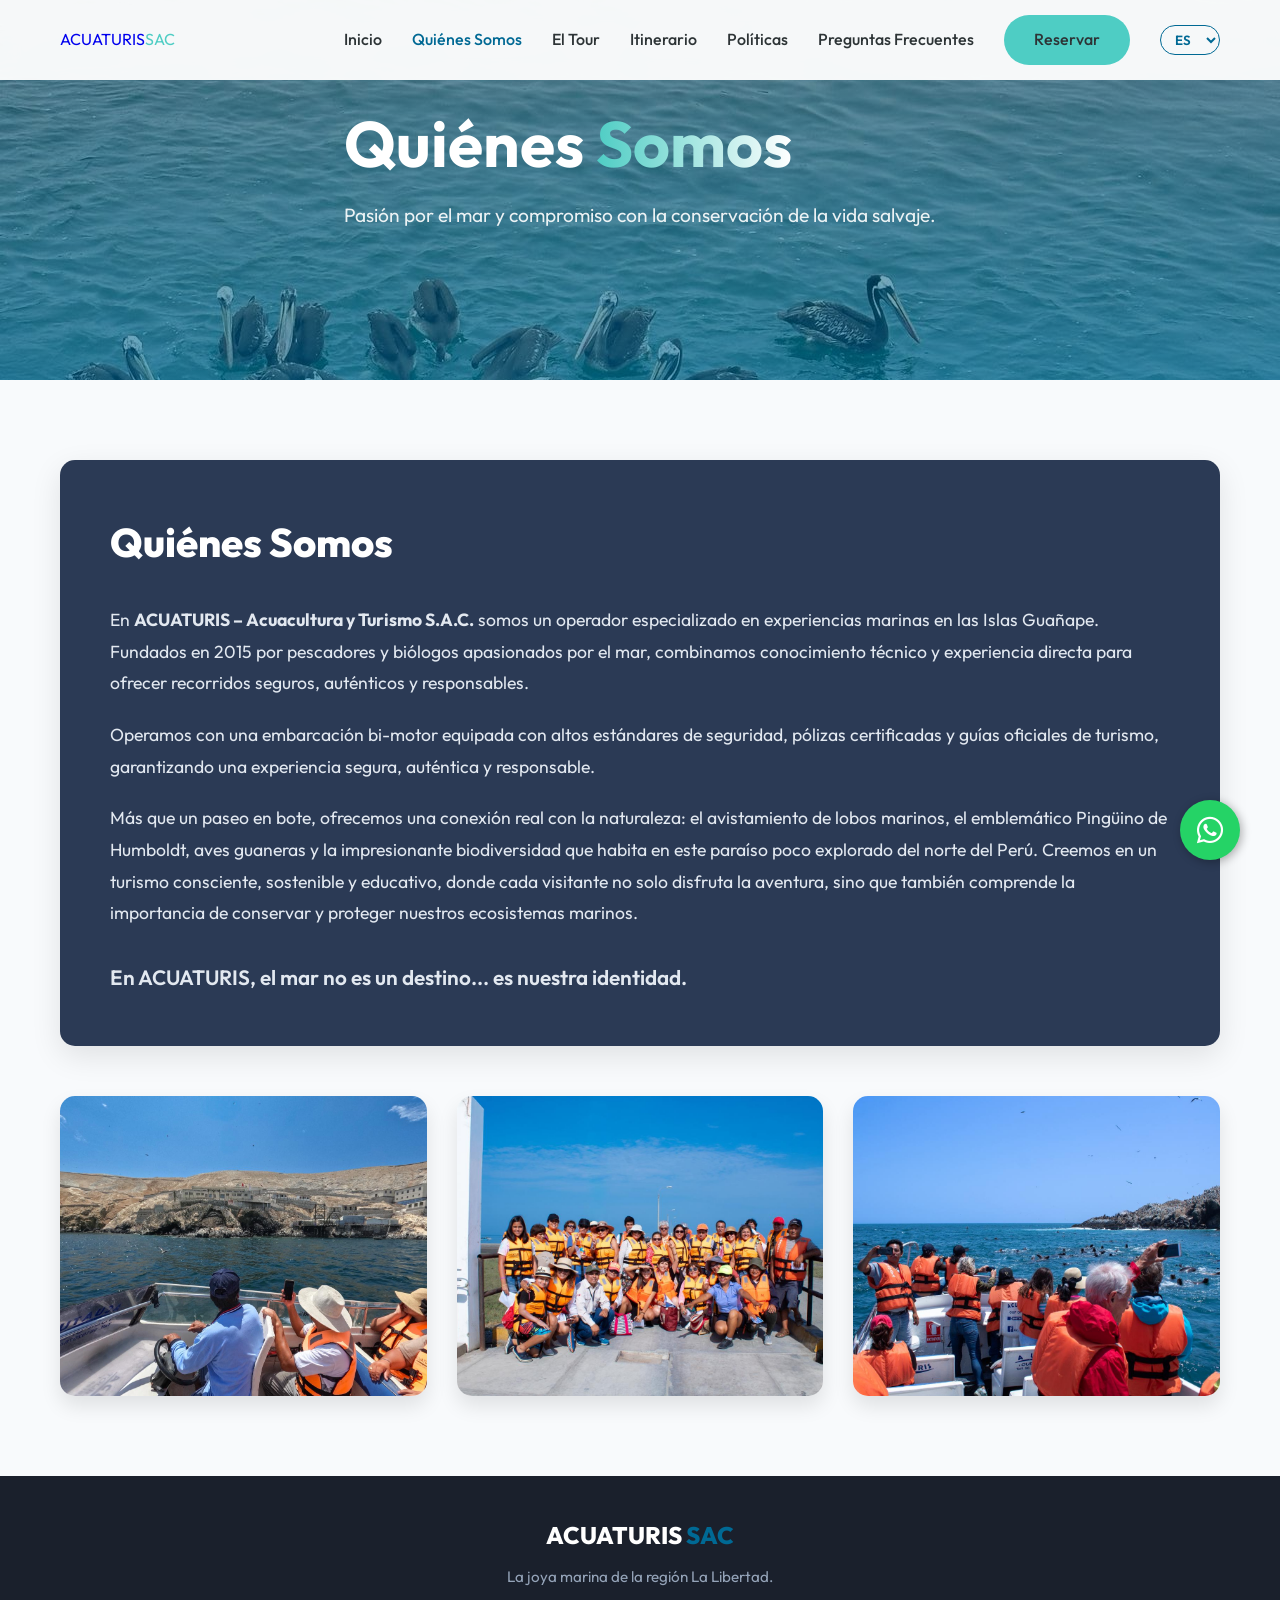
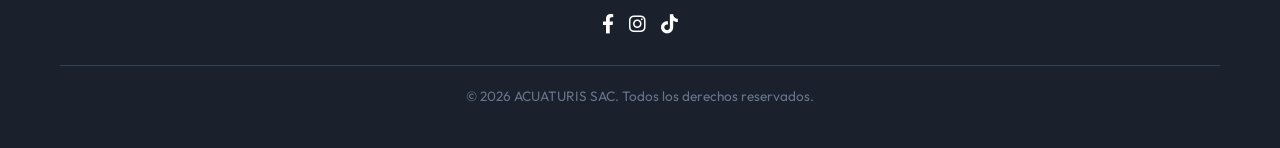
<file: quienes-somos.html>
<!DOCTYPE html>
<html lang="es">

<head>
    <meta charset="UTF-8">
    <meta name="viewport" content="width=device-width, initial-scale=1.0">
    <!-- Basic SEO Meta Tags -->
    <title>Quiénes Somos | Tour Islas Guañape - ACUATURIS SAC</title>
    <meta name="description"
        content="Conoce a ACUATURIS SAC, el operador líder del Tour Islas Guañape. Más de 8 años garantizando la mejor experiencia de avistamiento de fauna marina en La Libertad.">
    <meta name="keywords"
        content="Tour Islas Guañape, Islas Guañape, turismo La Libertad, tours Puerto Morín, ACUATURIS SAC, lobos marinos Perú, pingüinos Humboldt, aves guaneras">
    <meta name="author" content="ACUATURIS SAC">
    <meta name="robots" content="index, follow, max-snippet:-1, max-image-preview:large, max-video-preview:-1">

    <!-- SEO: Canonical URL -->
    <link rel="canonical" href="https://acuaturissac.com/quienes-somos.html">

    <!-- SEO: Open Graph para redes sociales -->
    <meta property="og:title" content="Quiénes Somos | Tour Islas Guañape - ACUATURIS SAC">
    <meta property="og:description"
        content="Descubre la historia de ACUATURIS SAC y nuestro compromiso con el ecoturismo en el Tour Islas Guañape. ¡Conéctate con la naturaleza!">
    <meta property="og:image" content="https://acuaturissac.com/img/islas-guanape.jpg">
    <meta property="og:url" content="https://acuaturissac.com/quienes-somos.html">
    <meta property="og:type" content="website">
    <meta property="og:locale" content="es_PE">
    <meta property="og:site_name" content="ACUATURIS SAC">

    <!-- SEO: Twitter Card -->
    <meta name="twitter:card" content="summary_large_image">
    <meta name="twitter:title" content="Quiénes Somos | Tour Islas Guañape - ACUATURIS SAC">
    <meta name="twitter:description"
        content="Conoce a los expertos del Tour Islas Guañape. Naturaleza, aventura y seguridad con ACUATURIS SAC.">
    <meta name="twitter:image" content="https://acuaturissac.com/img/islas-guanape.jpg">

    <!-- SEO: Datos estructurados Schema.org -->
    <script type="application/ld+json">
    {
      "@context": "https://schema.org",
      "@type": "AboutPage",
      "mainEntity": {
        "@type": "LocalBusiness",
        "name": "ACUATURIS SAC",
        "description": "Operador turístico especializado en el Tour Islas Guañape. Ofrecemos avistamiento de lobos marinos y pingüinos de Humboldt.",
        "url": "https://acuaturissac.com/quienes-somos.html",
        "telephone": "+51961020784",
        "image": "https://acuaturissac.com/img/islas-guanape.jpg",
        "address": {
          "@type": "PostalAddress",
          "addressLocality": "Puerto Morín",
          "addressRegion": "La Libertad",
          "addressCountry": "PE"
        }
      }
    }
    </script>

    <!-- Fonts and External Styles -->
    <link rel="preconnect" href="https://fonts.googleapis.com">
    <link rel="preconnect" href="https://fonts.gstatic.com" crossorigin>
    <link href="https://fonts.googleapis.com/css2?family=Outfit:wght@300;400;600;800&display=swap" rel="stylesheet">
    <link rel="stylesheet" href="css/styles.css">
    <link rel="stylesheet" href="https://cdnjs.cloudflare.com/ajax/libs/font-awesome/6.0.0/css/all.min.css"
        integrity="sha512-9usAa10IRO0HhonpyAIVpjrylPvoDwiPUiKdWk5t3PyolY1cOd4DSE0Ga+ri4AuTroPR5aQvXU9xC6qOPnzFeg=="
        crossorigin="anonymous" referrerpolicy="no-referrer" />
    <link href="https://unpkg.com/aos@2.3.1/dist/aos.css" rel="stylesheet">

    <style>
        /* Hero section is now handled by styles.css classes */
        .about-page-content {
            padding: 80px 0;
            background-color: #f8fafc;
        }

        .about-text-content {
            background-color: #2b3a55;
            /* Color similar al de la imagen proporcionada */
            color: white;
            padding: 50px;
            border-radius: 15px;
            box-shadow: 0 10px 30px rgba(0, 0, 0, 0.1);
            margin-bottom: 50px;
        }

        .about-text-content h2 {
            font-size: 2.5rem;
            margin-bottom: 30px;
            color: white;
            font-weight: 800;
        }

        .about-text-content p {
            font-size: 1.1rem;
            line-height: 1.8;
            margin-bottom: 20px;
            color: #e2e8f0;
        }

        .about-text-content p:last-child {
            font-weight: 600;
            font-size: 1.3rem;
            margin-bottom: 0;
            margin-top: 30px;
        }

        .vision-images {
            display: grid;
            grid-template-columns: repeat(auto-fit, minmax(300px, 1fr));
            gap: 30px;
            margin-top: 50px;
        }

        .vision-img-card {
            border-radius: 15px;
            overflow: hidden;
            box-shadow: 0 10px 20px rgba(0, 0, 0, 0.1);
        }

        .vision-img-card img {
            width: 100%;
            height: 300px;
            object-fit: cover;
            display: block;
            transition: transform 0.3s ease;
            cursor: pointer;
        }

        .vision-img-card:hover img {
            transform: scale(1.05);
        }
    </style>
</head>

<body>

    <!-- Navigation -->
    <nav class="navbar">
        <div class="container nav-container">
            <a href="index.html" class="logo">ACUATURIS <span class="highlight">SAC</span></a>
            <button class="mobile-menu-btn" aria-label="Menu">
                <i class="fas fa-bars"></i>
            </button>
            <ul class="nav-links">
                <li><a href="index.html" data-i18n="nav_home">Inicio</a></li>
                <li><a href="quienes-somos.html" class="active" style="color: var(--primary);"
                        data-i18n="nav_about">Quiénes Somos</a></li>
                <li><a href="index.html#tour" data-i18n="nav_tour">El Tour</a></li>
                <li><a href="index.html#itinerario" data-i18n="nav_itinerary">Itinerario</a></li>
                <li><a href="index.html#politicas" data-i18n="nav_policies">Políticas</a></li>
                <li><a href="preguntas-frecuentes.html" data-i18n="nav_faq">Preguntas Frecuentes</a></li>
                <li><a href="index.html#contacto" class="btn-primary" data-i18n="nav_book">Reservar</a></li>
                <li>
                    <select id="language-selector" class="lang-select">
                        <option value="es">ES</option>
                        <option value="en">EN</option>
                        <option value="fr">FR</option>
                        <option value="it">IT</option>
                        <option value="de">DE</option>
                    </select>
                </li>
            </ul>
        </div>
    </nav>

    <!-- Header Section -->
    <header class="hero"
        style="height: 50vh; min-height: 400px; background: url('assets/Imagen14.jpeg') center/cover no-repeat fixed;">
        <div class="hero-overlay"></div>
        <div class="hero-content container" data-aos="fade-up" style="margin-top: 60px;">
            <h1 data-i18n="about_hero_title">Quiénes <span class="text-gradient">Somos</span></h1>
            <p data-i18n="about_hero_subtitle"
                style="font-size: 1.2rem; margin-top: 15px; max-width: 600px; margin-left: auto; margin-right: auto;">
                Pasión por el mar y compromiso con la conservación de la vida salvaje.</p>
        </div>
    </header>

    <!-- Content Section -->
    <section class="about-page-content">
        <div class="container">
            <div class="about-text-content" data-aos="fade-up">
                <h2 data-i18n="about_page_title">Quiénes Somos</h2>

                <p data-i18n="about_page_p1">En <strong>ACUATURIS – Acuacultura y Turismo S.A.C.</strong> somos un
                    operador especializado en
                    experiencias marinas en las Islas Guañape. Fundados en 2015 por pescadores y biólogos apasionados
                    por el mar, combinamos conocimiento técnico y experiencia directa para ofrecer recorridos seguros,
                    auténticos y responsables.</p>

                <p data-i18n="about_page_p2">Operamos con una embarcación bi-motor equipada con altos estándares de
                    seguridad, pólizas
                    certificadas y guías oficiales de turismo, garantizando una experiencia segura, auténtica y
                    responsable.</p>

                <p data-i18n="about_page_p3">Más que un paseo en bote, ofrecemos una conexión real con la naturaleza: el
                    avistamiento de lobos
                    marinos, el emblemático Pingüino de Humboldt, aves guaneras y la impresionante biodiversidad que
                    habita en este paraíso poco explorado del norte del Perú. Creemos en un turismo consciente,
                    sostenible y educativo, donde cada visitante no solo disfruta la aventura, sino que también
                    comprende la importancia de conservar y proteger nuestros ecosistemas marinos.</p>

                <p data-i18n="about_page_p4">En ACUATURIS, el mar no es un destino... es nuestra identidad.</p>
            </div>

            <!-- Images Grid -->
            <div class="vision-images">
                <div class="vision-img-card" data-aos="fade-up" data-aos-delay="100">
                    <img src="assets/Imagen9.jpeg" alt="Equipo de Acuaturis en lancha">
                </div>
                <div class="vision-img-card" data-aos="fade-up" data-aos-delay="200">
                    <img src="assets/Imagen20.jpeg" alt="Lobos marinos en su hábitat">
                </div>
                <div class="vision-img-card" data-aos="fade-up" data-aos-delay="300">
                    <img src="assets/Imagen21.jpeg" alt="Vista de las Islas Guañape">
                </div>
            </div>
        </div>
    </section>

    <!-- Footer (Mismo del index) -->
    <footer style="background-color: #1a202c; color: #e2e8f0; text-align: center; padding: 40px 0;">
        <div class="container">
            <h3
                style="color: white; margin-bottom: 10px; font-family: 'Outfit', sans-serif; font-weight: 800; font-size: 1.5rem;">
                ACUATURIS <span style="color: var(--primary);">SAC</span></h3>
            <p style="margin-bottom: 20px; font-size: 0.95rem; color: #94a3b8;">La joya marina de la región La Libertad.
            </p>
            <div style="display: flex; justify-content: center; gap: 15px; margin-bottom: 25px;">
                <a href="https://www.facebook.com/share/1S6qyKS7hv/" target="_blank" rel="noopener noreferrer"
                    style="color: white; font-size: 1.2rem; transition: color 0.3s;"
                    onmouseover="this.style.color='var(--primary)'" onmouseout="this.style.color='white'"><i
                        class="fab fa-facebook-f"></i></a>
                <a href="#" style="color: white; font-size: 1.2rem; transition: color 0.3s;"
                    onmouseover="this.style.color='var(--primary)'" onmouseout="this.style.color='white'"><i
                        class="fab fa-instagram"></i></a>
                <a href="#" style="color: white; font-size: 1.2rem; transition: color 0.3s;"
                    onmouseover="this.style.color='var(--primary)'" onmouseout="this.style.color='white'"><i
                        class="fab fa-tiktok"></i></a>
            </div>
            <p style="font-size: 0.85rem; border-top: 1px solid #334155; padding-top: 20px; color: #64748b;">&copy; 2026
                ACUATURIS SAC. Todos los derechos reservados.</p>
        </div>
    </footer>

    <!-- Scripts -->
    <script src="https://unpkg.com/aos@2.3.1/dist/aos.js"></script>
    <script src="js/translations.js"></script>
    <script src="js/script.js"></script>
    <script>
        document.addEventListener("DOMContentLoaded", function () {
            AOS.init({
                duration: 800,
                offset: 100,
                once: true
            });
        });
    </script>
    <!-- Floating WhatsApp Button -->
    <a href="https://wa.me/51961020784?text=Hola,%20los%20contacto%20desde%20su%20p%C3%A1gina%20web.%20Estoy%20interesado%20en%20el%20tour%20a%20las%20Islas%20Gua%C3%B1ape%20y%20quisiera%20informaci%C3%B3n%20sobre%20disponibilidad%20y%20reservas."
        class="whatsapp-float" target="_blank" rel="noopener noreferrer" aria-label="Contactar por WhatsApp">
        <i class="fab fa-whatsapp"></i>
    </a>

    <!-- Lightbox Modal para Galería -->
    <div id="lightbox" class="lightbox">
        <span class="close-lightbox">&times;</span>
        <img class="lightbox-content" id="lightbox-img">
    </div>
</body>

</html>
</file>
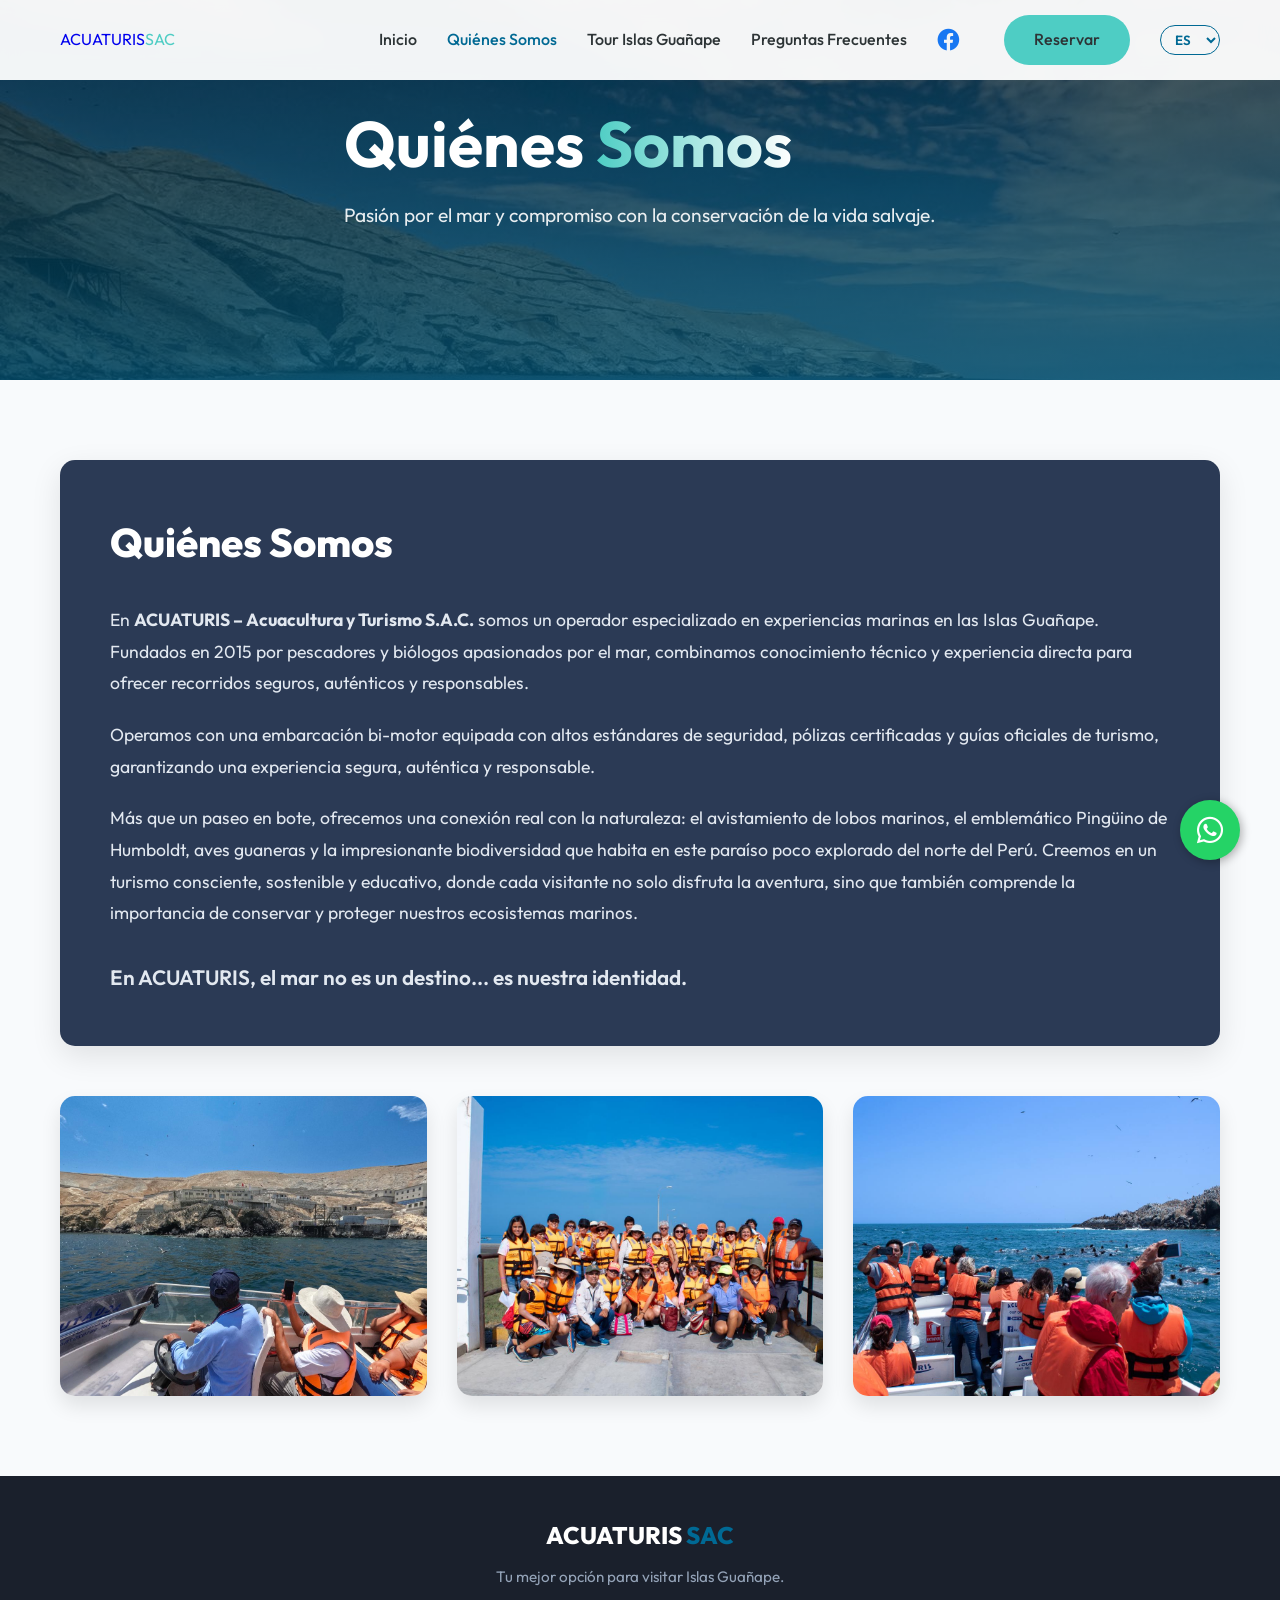
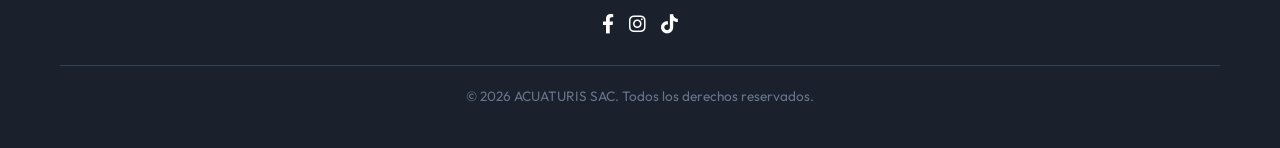
<file: quienes-somos/quienes-somos.html>
<!DOCTYPE html>
<html lang="es">

<head>
    <meta charset="UTF-8">
    <meta name="viewport" content="width=device-width, initial-scale=1.0">
    <!-- Basic SEO Meta Tags -->
    <title>Quiénes Somos | Tour Islas Guañape - ACUATURIS SAC</title>
    <meta name="description"
        content="Conoce a ACUATURIS SAC, el operador líder del Tour Islas Guañape. Más de 8 años garantizando la mejor experiencia de avistamiento de fauna marina en La Libertad.">
    <meta name="keywords"
        content="Tour Islas Guañape, Islas Guañape, turismo La Libertad, tours Puerto Morín, ACUATURIS SAC, lobos marinos Perú, pingüinos Humboldt, aves guaneras">
    <meta name="author" content="ACUATURIS SAC">
    <meta name="robots" content="index, follow, max-snippet:-1, max-image-preview:large, max-video-preview:-1">

    <!-- SEO: Canonical URL -->
    <link rel="canonical" href="https://acuaturissac.com/quienes-somos.html">

    <!-- SEO: Open Graph para redes sociales -->
    <meta property="og:title" content="Quiénes Somos | Tour Islas Guañape - ACUATURIS SAC">
    <meta property="og:description"
        content="Descubre la historia de ACUATURIS SAC y nuestro compromiso con el ecoturismo en el Tour Islas Guañape. ¡Conéctate con la naturaleza!">
    <meta property="og:image" content="https://acuaturissac.com/img/islas-guanape.jpg">
    <meta property="og:url" content="https://acuaturissac.com/quienes-somos.html">
    <meta property="og:type" content="website">
    <meta property="og:locale" content="es_PE">
    <meta property="og:site_name" content="ACUATURIS SAC">

    <!-- SEO: Twitter Card -->
    <meta name="twitter:card" content="summary_large_image">
    <meta name="twitter:title" content="Quiénes Somos | Tour Islas Guañape - ACUATURIS SAC">
    <meta name="twitter:description"
        content="Conoce a los expertos del Tour Islas Guañape. Naturaleza, aventura y seguridad con ACUATURIS SAC.">
    <meta name="twitter:image" content="https://acuaturissac.com/img/islas-guanape.jpg">

    <!-- SEO: Datos estructurados Schema.org -->
    <script type="application/ld+json">
    {
      "@context": "https://schema.org",
      "@type": "AboutPage",
      "mainEntity": {
        "@type": "LocalBusiness",
        "name": "ACUATURIS SAC",
        "description": "Operador turístico especializado en el Tour Islas Guañape. Ofrecemos avistamiento de lobos marinos y pingüinos de Humboldt.",
        "url": "https://acuaturissac.com/quienes-somos.html",
        "telephone": "+51961020784",
        "image": "https://acuaturissac.com/img/islas-guanape.jpg",
        "address": {
          "@type": "PostalAddress",
          "addressLocality": "Puerto Morín",
          "addressRegion": "La Libertad",
          "addressCountry": "PE"
        }
      }
    }
    </script>

    <!-- Fonts and External Styles -->
    <link rel="preconnect" href="https://fonts.googleapis.com">
    <link rel="preconnect" href="https://fonts.gstatic.com" crossorigin>
    <link href="https://fonts.googleapis.com/css2?family=Outfit:wght@300;400;600;800&display=swap" rel="stylesheet">
    <link rel="stylesheet" href="../css/styles.css">
    <link rel="stylesheet" href="https://cdnjs.cloudflare.com/ajax/libs/font-awesome/6.0.0/css/all.min.css"
        integrity="sha512-9usAa10IRO0HhonpyAIVpjrylPvoDwiPUiKdWk5t3PyolY1cOd4DSE0Ga+ri4AuTroPR5aQvXU9xC6qOPnzFeg=="
        crossorigin="anonymous" referrerpolicy="no-referrer" />
    <link href="https://unpkg.com/aos@2.3.1/dist/aos.css" rel="stylesheet">

    <style>
        /* Hero section is now handled by styles.css classes */
        .about-page-content {
            padding: 80px 0;
            background-color: #f8fafc;
        }

        .about-text-content {
            background-color: #2b3a55;
            /* Color similar al de la imagen proporcionada */
            color: white;
            padding: 50px;
            border-radius: 15px;
            box-shadow: 0 10px 30px rgba(0, 0, 0, 0.1);
            margin-bottom: 50px;
        }

        .about-text-content h2 {
            font-size: 2.5rem;
            margin-bottom: 30px;
            color: white;
            font-weight: 800;
        }

        .about-text-content p {
            font-size: 1.1rem;
            line-height: 1.8;
            margin-bottom: 20px;
            color: #e2e8f0;
        }

        .about-text-content p:last-child {
            font-weight: 600;
            font-size: 1.3rem;
            margin-bottom: 0;
            margin-top: 30px;
        }

        .vision-images {
            display: grid;
            grid-template-columns: repeat(auto-fit, minmax(300px, 1fr));
            gap: 30px;
            margin-top: 50px;
        }

        .vision-img-card {
            border-radius: 15px;
            overflow: hidden;
            box-shadow: 0 10px 20px rgba(0, 0, 0, 0.1);
        }

        .vision-img-card img {
            width: 100%;
            height: 300px;
            object-fit: cover;
            display: block;
            transition: transform 0.3s ease;
            cursor: pointer;
        }

        .vision-img-card:hover img {
            transform: scale(1.05);
        }
    </style>
</head>

<body>

    <!-- Navigation -->
    <nav class="navbar">
        <div class="container nav-container">
            <a href="../index.html" class="logo">ACUATURIS <span class="highlight">SAC</span></a>
            <button class="mobile-menu-btn" aria-label="Menu">
                <i class="fas fa-bars"></i>
            </button>
            <ul class="nav-links">
                <li><a href="../index.html" data-i18n="nav_home">Inicio</a></li>
                <li><a href="../quienes-somos/quienes-somos.html" class="active" style="color: var(--primary);"
                        data-i18n="nav_about">Quiénes Somos</a></li>
                <li><a href="../Tour-islas-guanape/Tour-islas-guanape.html" data-i18n="nav_tour">Tour Islas Guañape</a>
                </li>
                <li><a href="../preguntas-frecuentes/preguntas-frecuentes.html" data-i18n="nav_faq">Preguntas
                        Frecuentes</a></li>
                <li>
                    <a href="https://www.facebook.com/share/1S6qyKS7hv/" target="_blank" rel="noopener noreferrer"
                        aria-label="Facebook"
                        style="font-size: 1.4rem; color: #1877F2; margin-right: 15px; display: flex; align-items: center;">
                        <i class="fab fa-facebook"></i>
                    </a>
                </li>
                <li><a href="../Inicio/index.html#contacto" class="btn-primary" data-i18n="nav_book">Reservar</a></li>
                <li>
                    <select id="language-selector" class="lang-select">
                        <option value="es">ES</option>
                        <option value="en">EN</option>
                        <option value="fr">FR</option>
                        <option value="it">IT</option>
                        <option value="de">DE</option>
                    </select>
                </li>
            </ul>
        </div>
    </nav>

    <!-- Header Section -->
    <header class="hero"
        style="height: 50vh; min-height: 400px; background: url('../assets/Imagen6.jpeg') center/cover no-repeat fixed;">
        <div class="hero-overlay" style="background-color: rgba(0, 0, 0, 0.5);"></div>
        <div class="hero-content container" data-aos="fade-up" style="margin-top: 60px;">
            <h1 data-i18n="about_hero_title">Quiénes <span class="text-gradient">Somos</span></h1>
            <p data-i18n="about_hero_subtitle"
                style="font-size: 1.2rem; margin-top: 15px; max-width: 600px; margin-left: auto; margin-right: auto;">
                Pasión por el mar y compromiso con la conservación de la vida salvaje.</p>
        </div>
    </header>

    <!-- Content Section -->
    <section class="about-page-content">
        <div class="container">
            <div class="about-text-content" data-aos="fade-up">
                <h2 data-i18n="about_page_title">Quiénes Somos</h2>

                <p data-i18n="about_page_p1">En <strong>ACUATURIS – Acuacultura y Turismo S.A.C.</strong> somos un
                    operador especializado en
                    experiencias marinas en las Islas Guañape. Fundados en 2015 por pescadores y biólogos apasionados
                    por el mar, combinamos conocimiento técnico y experiencia directa para ofrecer recorridos seguros,
                    auténticos y responsables.</p>

                <p data-i18n="about_page_p2">Operamos con una embarcación bi-motor equipada con altos estándares de
                    seguridad, pólizas
                    certificadas y guías oficiales de turismo, garantizando una experiencia segura, auténtica y
                    responsable.</p>

                <p data-i18n="about_page_p3">Más que un paseo en bote, ofrecemos una conexión real con la naturaleza: el
                    avistamiento de lobos
                    marinos, el emblemático Pingüino de Humboldt, aves guaneras y la impresionante biodiversidad que
                    habita en este paraíso poco explorado del norte del Perú. Creemos en un turismo consciente,
                    sostenible y educativo, donde cada visitante no solo disfruta la aventura, sino que también
                    comprende la importancia de conservar y proteger nuestros ecosistemas marinos.</p>

                <p data-i18n="about_page_p4">En ACUATURIS, el mar no es un destino... es nuestra identidad.</p>
            </div>

            <!-- Images Grid -->
            <div class="vision-images">
                <div class="vision-img-card" data-aos="fade-up" data-aos-delay="100">
                    <img src="../assets/Imagen9.jpeg" alt="Equipo de Acuaturis en lancha">
                </div>
                <div class="vision-img-card" data-aos="fade-up" data-aos-delay="200">
                    <img src="../assets/Imagen20.jpeg" alt="Lobos marinos en su hábitat">
                </div>
                <div class="vision-img-card" data-aos="fade-up" data-aos-delay="300">
                    <img src="../assets/Imagen21.jpeg" alt="Vista de las Islas Guañape">
                </div>
            </div>
        </div>
    </section>

    <!-- Footer (Mismo del index) -->
    <footer style="background-color: #1a202c; color: #e2e8f0; text-align: center; padding: 40px 0;">
        <div class="container">
            <h3
                style="color: white; margin-bottom: 10px; font-family: 'Outfit', sans-serif; font-weight: 800; font-size: 1.5rem;">
                ACUATURIS <span style="color: var(--primary);">SAC</span></h3>
            <p style="margin-bottom: 20px; font-size: 0.95rem; color: #94a3b8;">Tu mejor opción para visitar Islas
                Guañape.</p>
            <div style="display: flex; justify-content: center; gap: 15px; margin-bottom: 25px;">
                <a href="https://www.facebook.com/share/1S6qyKS7hv/" target="_blank" rel="noopener noreferrer"
                    style="color: white; font-size: 1.2rem; transition: color 0.3s;"
                    onmouseover="this.style.color='var(--primary)'" onmouseout="this.style.color='white'"><i
                        class="fab fa-facebook-f"></i></a>
                <a href="#" style="color: white; font-size: 1.2rem; transition: color 0.3s;"
                    onmouseover="this.style.color='var(--primary)'" onmouseout="this.style.color='white'"><i
                        class="fab fa-instagram"></i></a>
                <a href="#" style="color: white; font-size: 1.2rem; transition: color 0.3s;"
                    onmouseover="this.style.color='var(--primary)'" onmouseout="this.style.color='white'"><i
                        class="fab fa-tiktok"></i></a>
            </div>
            <p style="font-size: 0.85rem; border-top: 1px solid #334155; padding-top: 20px; color: #64748b;">&copy; 2026
                ACUATURIS SAC. Todos los derechos reservados.</p>
        </div>
    </footer>

    <!-- Scripts -->
    <script src="https://unpkg.com/aos@2.3.1/dist/aos.js"></script>
    <script src="../js/translations.js"></script>
    <script src="../js/script.js"></script>
    <script>
        document.addEventListener("DOMContentLoaded", function () {
            AOS.init({
                duration: 800,
                offset: 100,
                once: true
            });
        });
    </script>
    <!-- Floating WhatsApp Button -->
    <a href="https://wa.me/51961020784?text=Hola,%20los%20contacto%20desde%20su%20p%C3%A1gina%20web.%20Estoy%20interesado%20en%20el%20tour%20a%20las%20Islas%20Gua%C3%B1ape%20y%20quisiera%20informaci%C3%B3n%20sobre%20disponibilidad%20y%20reservas."
        class="whatsapp-float" target="_blank" rel="noopener noreferrer" aria-label="Contactar por WhatsApp">
        <i class="fab fa-whatsapp"></i>
    </a>

    <!-- Lightbox Modal para Galería -->
    <div id="lightbox" class="lightbox">
        <span class="close-lightbox">&times;</span>
        <img class="lightbox-content" id="lightbox-img">
    </div>
</body>

</html>
</file>
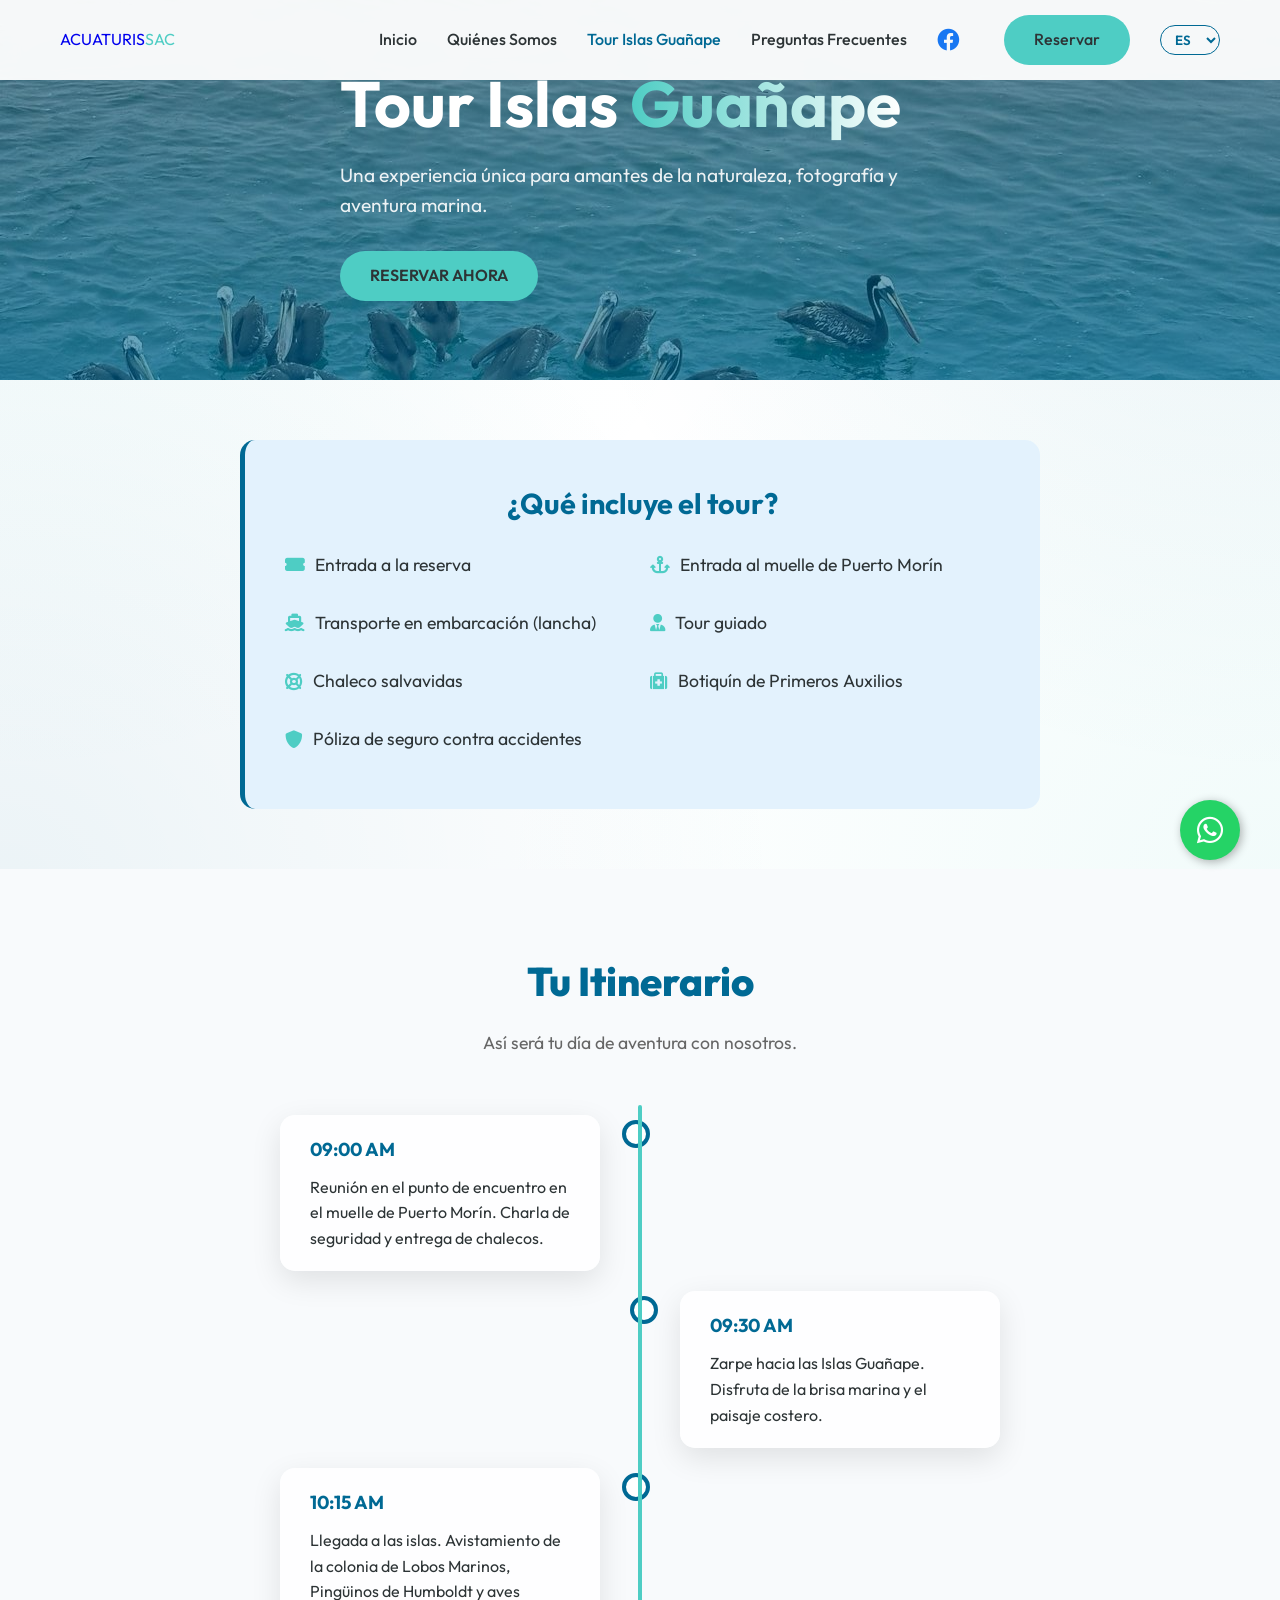
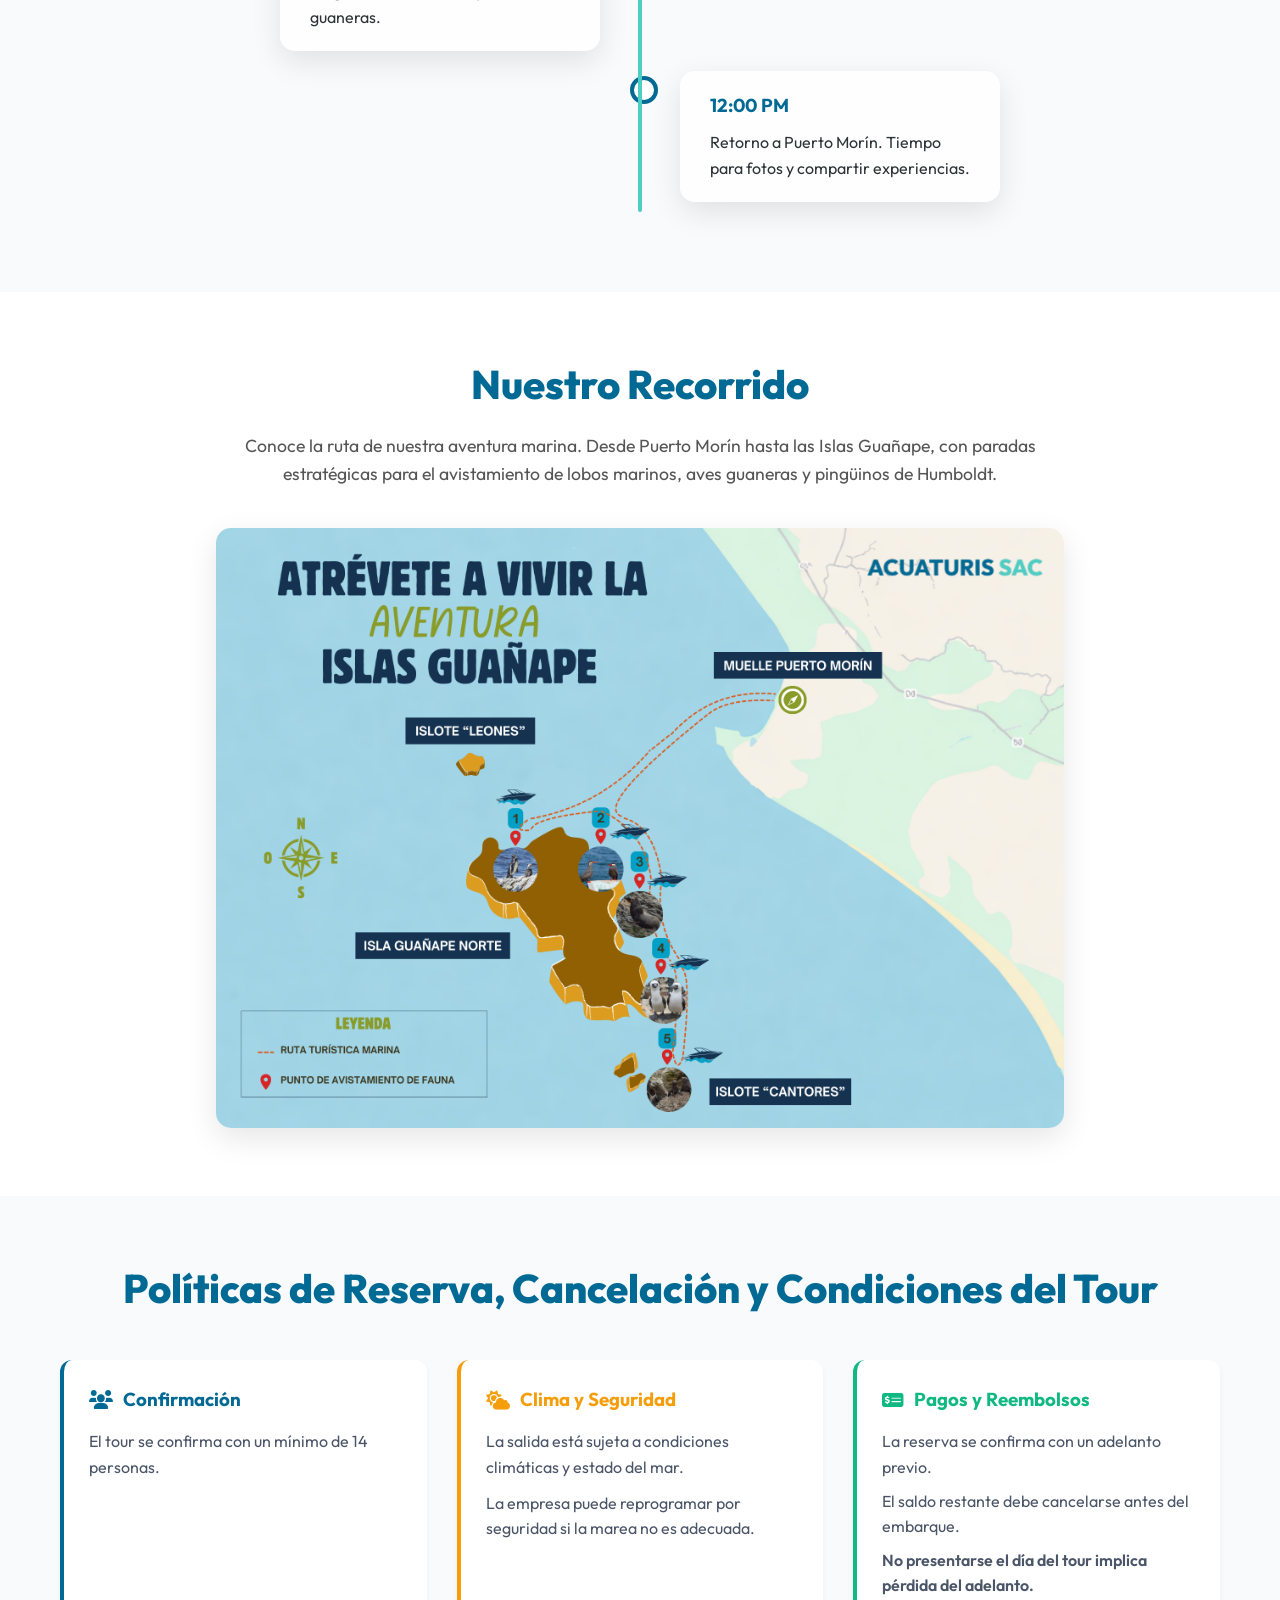
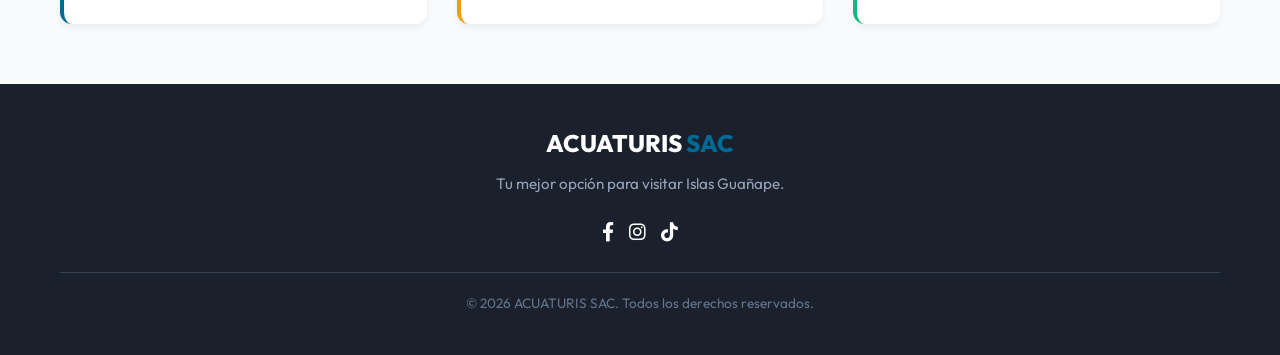
<file: Tour-islas-guanape/Tour-islas-guanape.html>
<!DOCTYPE html>
<html lang="es">

<head>
    <meta charset="UTF-8">
    <meta name="viewport" content="width=device-width, initial-scale=1.0">
    <title>Tour Islas Guañape | ACUATURIS SAC</title>
    <meta name="description" content="Detalles e Itinerario del Tour en las Islas Guañape.">
    <link rel="preconnect" href="https://fonts.googleapis.com">
    <link rel="preconnect" href="https://fonts.gstatic.com" crossorigin>
    <link href="https://fonts.googleapis.com/css2?family=Outfit:wght@300;400;600;800&display=swap" rel="stylesheet">
    <link rel="stylesheet" href="../css/styles.css">
    <link rel="stylesheet" href="https://cdnjs.cloudflare.com/ajax/libs/font-awesome/6.0.0/css/all.min.css"
        integrity="sha512-9usAa10IRO0HhonpyAIVpjrylPvoDwiPUiKdWk5t3PyolY1cOd4DSE0Ga+ri4AuTroPR5aQvXU9xC6qOPnzFeg=="
        crossorigin="anonymous" referrerpolicy="no-referrer" />
    <link href="https://unpkg.com/aos@2.3.1/dist/aos.css" rel="stylesheet">
</head>

<body>

    <!-- Navigation -->
    <nav class="navbar">
        <div class="container nav-container">
            <a href="../index.html" class="logo">ACUATURIS <span class="highlight">SAC</span></a>
            <button class="mobile-menu-btn" aria-label="Menu">
                <i class="fas fa-bars"></i>
            </button>
            <ul class="nav-links">
                <li><a href="../index.html" data-i18n="nav_home">Inicio</a></li>
                <li><a href="../quienes-somos/quienes-somos.html" data-i18n="nav_about">Quiénes Somos</a></li>
                <li><a href="../Tour-islas-guanape/Tour-islas-guanape.html" class="active"
                        style="color: var(--primary);" data-i18n="nav_tour">Tour Islas Guañape</a></li>
                <li><a href="../preguntas-frecuentes/preguntas-frecuentes.html" data-i18n="nav_faq">Preguntas
                        Frecuentes</a></li>
                <li>
                    <a href="https://www.facebook.com/share/1S6qyKS7hv/" target="_blank" rel="noopener noreferrer"
                        aria-label="Facebook"
                        style="font-size: 1.4rem; color: #1877F2; margin-right: 15px; display: flex; align-items: center;">
                        <i class="fab fa-facebook"></i>
                    </a>
                </li>
                <li><a href="../Inicio/index.html#contacto" class="btn-primary" data-i18n="nav_book">Reservar</a></li>
                <li>
                    <select id="language-selector" class="lang-select">
                        <option value="es">ES</option>
                        <option value="en">EN</option>
                        <option value="fr">FR</option>
                        <option value="it">IT</option>
                        <option value="de">DE</option>
                    </select>
                </li>
            </ul>
        </div>
    </nav>

    <!-- Header Section -->
    <header class="hero"
        style="height: 50vh; min-height: 400px; background: url('../assets/Imagen14.jpeg') center/cover no-repeat fixed;">
        <div class="hero-overlay"></div>
        <div class="hero-content container" data-aos="fade-up" style="margin-top: 60px;">
            <h1 data-i18n="nav_tour">Tour Islas <span class="text-gradient">Guañape</span></h1>
            <p data-i18n="hero_subtitle"
                style="font-size: 1.2rem; margin-top: 15px; max-width: 600px; margin-left: auto; margin-right: auto;">
                Una experiencia única para amantes de la naturaleza, fotografía y aventura marina.</p>
            <div class="hero-buttons">
                <a href="../Inicio/index.html#contacto" class="btn-primary" data-i18n="hero_btn_book_tour">RESERVAR
                    AHORA</a>
            </div>
        </div>
    </header>

    <section class="section about" style="padding: 60px 0;">
        <div class="container" data-aos="fade-up">
            <div class="included-box"
                style="margin: 0 auto; background: #e3f2fd; padding: 40px; border-radius: 15px; border-left: 5px solid var(--primary); max-width: 800px;">
                <h3 style="color: var(--primary); margin-bottom: 25px; font-size: 1.8rem; text-align: center;"
                    data-i18n="included_title">¿Qué incluye el tour?</h3>
                <ul class="feature-list"
                    style="margin-top: 0; display: grid; grid-template-columns: repeat(auto-fit, minmax(300px, 1fr)); gap: 15px; font-size: 1.1rem;">
                    <li><i class="fas fa-ticket-alt"></i> <span data-i18n="included_1">Entrada a la reserva</span></li>
                    <li><i class="fas fa-anchor"></i> <span data-i18n="included_2">Entrada al muelle de Puerto
                            Morín</span></li>
                    <li><i class="fas fa-ship"></i> <span data-i18n="included_3">Transporte en embarcación
                            (lancha)</span></li>
                    <li><i class="fas fa-user-tie"></i> <span data-i18n="included_4">Tour guiado</span></li>
                    <li><i class="fas fa-life-ring"></i> <span data-i18n="included_5">Chaleco salvavidas</span></li>
                    <li><i class="fas fa-medkit"></i> <span data-i18n="included_6">Botiquín de Primeros Auxilios</span>
                    </li>
                    <li><i class="fas fa-shield-alt"></i> <span data-i18n="included_7">Póliza de seguro contra
                            accidentes</span></li>
                </ul>
            </div>
        </div>
    </section>

    <!-- Itinerary Section -->
    <section id="itinerario" class="section itinerary-section" style="background-color: #f8fafc;">
        <div class="container">
            <h2 class="section-title center" data-aos="fade-up" data-i18n="itinerary_title">Tu Itinerario</h2>
            <p class="section-subtitle center" data-aos="fade-up" data-i18n="itinerary_subtitle">Así será tu día de
                aventura con nosotros.</p>
            <div class="timeline">
                <div class="timeline-item" data-aos="fade-up">
                    <div class="timeline-content">
                        <h3>09:00 AM</h3>
                        <p data-i18n="itinerary_1">Reunión en el punto de encuentro en el muelle de Puerto Morín. Charla
                            de seguridad y entrega de chalecos.</p>
                    </div>
                </div>
                <div class="timeline-item" data-aos="fade-up" data-aos-delay="100">
                    <div class="timeline-content">
                        <h3>09:30 AM</h3>
                        <p data-i18n="itinerary_2">Zarpe hacia las Islas Guañape. Disfruta de la brisa marina y el
                            paisaje costero.</p>
                    </div>
                </div>
                <div class="timeline-item" data-aos="fade-up" data-aos-delay="200">
                    <div class="timeline-content">
                        <h3>10:15 AM</h3>
                        <p data-i18n="itinerary_3">Llegada a las islas. Avistamiento de la colonia de Lobos Marinos,
                            Pingüinos de Humboldt y aves guaneras.</p>
                    </div>
                </div>
                <div class="timeline-item" data-aos="fade-up" data-aos-delay="300">
                    <div class="timeline-content">
                        <h3>12:00 PM</h3>
                        <p data-i18n="itinerary_4">Retorno a Puerto Morín. Tiempo para fotos y compartir experiencias.
                        </p>
                    </div>
                </div>
            </div>
        </div>
    </section>

    <!-- Route Section -->
    <section id="recorrido" class="section route-section" style="padding: 60px 0; background-color: white;">
        <div class="container">
            <h2 class="section-title center" data-aos="fade-up" data-i18n="route_title">Nuestro Recorrido</h2>
            <p class="section-subtitle center" data-aos="fade-up" data-i18n="route_subtitle"
                style="margin-bottom: 40px; font-size: 1.1rem; color: #555; max-width: 800px; margin-left: auto; margin-right: auto;">
                Conoce la ruta de nuestra aventura marina. Desde Puerto Morín hasta las Islas Guañape, con paradas
                estratégicas para el avistamiento de lobos marinos, aves guaneras y pingüinos de Humboldt.
            </p>
            <div data-aos="zoom-in" style="text-align: center; margin: 0 auto;">
                <img src="../assets/Imagen24.png" alt="Mapa del recorrido a las Islas Guañape"
                    style="max-width: 100%; max-height: 600px; height: auto; display: inline-block; border-radius: 15px; box-shadow: 0 10px 30px rgba(0,0,0,0.1);">
            </div>
        </div>
    </section>

    <!-- Policies Section -->
    <section id="politicas" class="section policies-section" style="background-color: #f8fafc; padding: 60px 0;">
        <div class="container">
            <h2 class="section-title center" data-aos="fade-up" data-i18n="policies_title">Políticas de Reserva,
                Cancelación y Condiciones del Tour</h2>
            <div class="policies-grid"
                style="display: grid; grid-template-columns: repeat(auto-fit, minmax(300px, 1fr)); gap: 30px; margin-top: 40px;">
                <div class="policy-card" data-aos="fade-up"
                    style="background: white; padding: 25px; border-radius: 12px; box-shadow: 0 4px 6px rgba(0,0,0,0.05); border-left: 4px solid var(--primary);">
                    <h3
                        style="color: var(--primary); margin-bottom: 15px; display: flex; align-items: center; gap: 10px;">
                        <i class="fas fa-users" style="font-size: 1.2rem;"></i> <span
                            data-i18n="policy_h1">Confirmación</span>
                    </h3>
                    <p data-i18n="policy_1" style="color: #4a5568; line-height: 1.6;">El tour se confirma con un mínimo
                        de 14 personas.</p>
                </div>

                <div class="policy-card" data-aos="fade-up" data-aos-delay="100"
                    style="background: white; padding: 25px; border-radius: 12px; box-shadow: 0 4px 6px rgba(0,0,0,0.05); border-left: 4px solid #f59e0b;">
                    <h3 style="color: #f59e0b; margin-bottom: 15px; display: flex; align-items: center; gap: 10px;">
                        <i class="fas fa-cloud-sun" style="font-size: 1.2rem;"></i> <span data-i18n="policy_h2">Clima y
                            Seguridad</span>
                    </h3>
                    <p data-i18n="policy_2" style="color: #4a5568; line-height: 1.6; margin-bottom: 10px;">La salida
                        está sujeta a condiciones climáticas y estado del mar.</p>
                    <p data-i18n="policy_3" style="color: #4a5568; line-height: 1.6;">La empresa puede reprogramar por
                        seguridad si la marea no es adecuada.</p>
                </div>

                <div class="policy-card" data-aos="fade-up" data-aos-delay="200"
                    style="background: white; padding: 25px; border-radius: 12px; box-shadow: 0 4px 6px rgba(0,0,0,0.05); border-left: 4px solid #10b981;">
                    <h3 style="color: #10b981; margin-bottom: 15px; display: flex; align-items: center; gap: 10px;">
                        <i class="fas fa-money-check-alt" style="font-size: 1.2rem;"></i> <span
                            data-i18n="policy_h3">Pagos y Reembolsos</span>
                    </h3>
                    <p data-i18n="policy_4" style="color: #4a5568; line-height: 1.6; margin-bottom: 8px;">La reserva se
                        confirma con un adelanto previo.</p>
                    <p data-i18n="policy_5" style="color: #4a5568; line-height: 1.6; margin-bottom: 8px;">El saldo
                        restante debe cancelarse antes del embarque.</p>
                    <p data-i18n="policy_6" style="color: #4a5568; line-height: 1.6; font-weight: 600;">No presentarse
                        el día del tour implica pérdida del adelanto.</p>
                </div>
            </div>
        </div>
    </section>

    <!-- Footer -->
    <footer style="background-color: #1a202c; color: #e2e8f0; text-align: center; padding: 40px 0;">
        <div class="container">
            <h3
                style="color: white; margin-bottom: 10px; font-family: 'Outfit', sans-serif; font-weight: 800; font-size: 1.5rem;">
                ACUATURIS <span style="color: var(--primary);">SAC</span></h3>
            <p style="margin-bottom: 20px; font-size: 0.95rem; color: #94a3b8;">Tu mejor opción para visitar Islas
                Guañape.</p>
            <div style="display: flex; justify-content: center; gap: 15px; margin-bottom: 25px;">
                <a href="https://www.facebook.com/share/1S6qyKS7hv/" target="_blank" rel="noopener noreferrer"
                    style="color: white; font-size: 1.2rem; transition: color 0.3s;"
                    onmouseover="this.style.color='var(--primary)'" onmouseout="this.style.color='white'"><i
                        class="fab fa-facebook-f"></i></a>
                <a href="#" style="color: white; font-size: 1.2rem; transition: color 0.3s;"
                    onmouseover="this.style.color='var(--primary)'" onmouseout="this.style.color='white'"><i
                        class="fab fa-instagram"></i></a>
                <a href="#" style="color: white; font-size: 1.2rem; transition: color 0.3s;"
                    onmouseover="this.style.color='var(--primary)'" onmouseout="this.style.color='white'"><i
                        class="fab fa-tiktok"></i></a>
            </div>
            <p style="font-size: 0.85rem; border-top: 1px solid #334155; padding-top: 20px; color: #64748b;">&copy; 2026
                ACUATURIS SAC. Todos los derechos reservados.</p>
        </div>
    </footer>

    <!-- Scripts -->
    <script src="https://unpkg.com/aos@2.3.1/dist/aos.js"></script>
    <script src="../js/translations.js"></script>
    <script src="../js/script.js"></script>
    <script>
        document.addEventListener("DOMContentLoaded", function () {
            AOS.init({
                duration: 800,
                offset: 100,
                once: true
            });
        });
    </script>
    <a href="https://wa.me/51961020784?text=Hola,%20los%20contacto%20desde%20su%20p%C3%A1gina%20web.%20Estoy%20interesado%20en%20el%20tour%20a%20las%20Islas%20Gua%C3%B1ape%20y%20quisiera%20informaci%C3%B3n%20sobre%20disponibilidad%20y%20reservas."
        class="whatsapp-float" target="_blank" rel="noopener noreferrer" aria-label="Contactar por WhatsApp">
        <i class="fab fa-whatsapp"></i>
    </a>
</body>

</html>
</file>
<file: css/styles.css>
:root {
    --primary: #006994;
    /* Deep Ocean Blue */
    --secondary: #4ECDC4;
    /* Seafoam Green */
    --accent: #FF6B6B;
    /* Coral for CTAs */
    --dark: #2D3436;
    --white: #FFFFFF;
    --glass: rgba(255, 255, 255, 0.1);
    --shadow: 0 10px 30px rgba(0, 0, 0, 0.1);
    --transition: transform 0.3s ease, background 0.3s ease, color 0.3s ease, opacity 0.3s ease, box-shadow 0.3s ease;
    --whatsapp: #25D366;
}

* {
    margin: 0;
    padding: 0;
    box-sizing: border-box;
}

html, body {
    overflow-x: hidden;
    width: 100%;
    position: relative;
}

body {
    font-family: 'Outfit', sans-serif;
    color: var(--dark);
    background-color: var(--white);
    background-image:
        radial-gradient(circle at 0% 0%, rgba(78, 205, 196, 0.08) 0%, transparent 50%),
        radial-gradient(circle at 100% 0%, rgba(0, 105, 148, 0.08) 0%, transparent 50%),
        radial-gradient(circle at 100% 100%, rgba(78, 205, 196, 0.08) 0%, transparent 50%),
        radial-gradient(circle at 0% 100%, rgba(0, 105, 148, 0.08) 0%, transparent 50%);
    background-attachment: fixed;
    line-height: 1.6;
}

/* Utilities */
.container {
    max-width: 1200px;
    margin: 0 auto;
    padding: 0 20px;
}

.section {
    padding: 80px 0;
}

.section-title {
    font-size: 2.5rem;
    font-weight: 800;
    margin-bottom: 1rem;
    color: var(--primary);
}

.section-subtitle {
    font-size: 1.1rem;
    color: #666;
    margin-bottom: 3rem;
}

.center {
    text-align: center;
}

.text-gradient {
    background: linear-gradient(to right, var(--secondary), var(--white));
    -webkit-background-clip: text;
    -webkit-text-fill-color: transparent;
    background-clip: text;
}

.text-dark-blue {
    color: #0f172a;
    /* Azul oscuro elegante */
    font-weight: 800;
}

/* Buttons */
.btn-primary {
    display: inline-block;
    background: var(--secondary);
    color: var(--dark);
    padding: 12px 30px;
    border-radius: 50px;
    text-decoration: none;
    font-weight: 600;
    transition: var(--transition);
    border: none;
    cursor: pointer;
}

.btn-primary:hover {
    transform: translateY(-3px);
    box-shadow: 0 10px 20px rgba(78, 205, 196, 0.4);
}

.btn-secondary {
    display: inline-block;
    background: transparent;
    color: var(--white);
    padding: 12px 30px;
    border-radius: 50px;
    text-decoration: none;
    font-weight: 600;
    border: 2px solid var(--white);
    transition: var(--transition);
    margin-left: 10px;
}

.btn-secondary:hover {
    background: var(--white);
    color: var(--primary);
}

.full-width {
    width: 100%;
}

/* Navbar */
.navbar {
    position: fixed;
    top: 0;
    left: 0;
    width: 100%;
    z-index: 1000;
    background: rgba(255, 255, 255, 0.95);
    backdrop-filter: blur(10px);
    padding: 15px 0;
    box-shadow: 0 2px 10px rgba(0, 0, 0, 0.05);
}

.nav-container {
    display: flex;
    justify-content: space-between;
    align-items: center;
    position: relative; /* Added for mobile menu positioning */
}

.logo {
    display: flex;
    align-items: center;
    text-decoration: none;
    transition: var(--transition);
}

.header-logo {
    height: 50px;
    width: auto;
    object-fit: contain;
    transition: var(--transition);
}

.logo:hover .header-logo {
    transform: scale(1.05);
}

.footer-logo-img {
    height: 60px;
    width: auto;
    object-fit: contain;
    margin-bottom: 15px;
}

.highlight {
    color: var(--secondary);
}

.nav-links {
    display: flex;
    list-style: none;
    align-items: center;
    gap: 30px;
}

.nav-links a {
    text-decoration: none;
    color: var(--dark);
    font-weight: 500;
    transition: var(--transition);
    position: relative;
}

.nav-links a::after {
    content: '';
    position: absolute;
    bottom: -5px;
    left: 0;
    width: 0;
    height: 2px;
    background: var(--secondary);
    transition: var(--transition);
}

.nav-links a:not(.btn-primary):hover::after {
    width: 100%;
}

.nav-links a:not(.btn-primary):hover {
    color: var(--secondary);
}

.mobile-menu-btn {
    display: none;
    background: none;
    border: none;
    font-size: 1.5rem;
    cursor: pointer;
    color: var(--dark);
}

/* Language Selector */
.lang-select {
    padding: 5px 10px;
    border-radius: 20px;
    border: 1px solid var(--primary);
    background: transparent;
    color: var(--primary);
    font-family: inherit;
    font-weight: 600;
    cursor: pointer;
    outline: none;
}

/* Hero Section */
.hero {
    height: 100vh;
    background: url('../assets/Imagen2.webp') no-repeat center center/cover;
    background-attachment: fixed;
    /* Parallax effect fallback */
    position: relative;
    display: flex;
    align-items: center;
    color: var(--white);
    margin-top: -70px;
    overflow: hidden;
}

.hero-video {
    position: absolute;
    top: 0;
    left: 0;
    width: 100%;
    height: 100%;
    object-fit: cover;
    z-index: 0;
}

.hero-overlay {
    position: absolute;
    top: 0;
    left: 0;
    width: 100%;
    height: 100%;
    background: linear-gradient(rgba(0, 0, 0, 0.3), rgba(0, 105, 148, 0.6));
}

.hero-content {
    position: relative;
    z-index: 1;
    max-width: 800px;
}

.hero h1 {
    font-size: 4rem;
    line-height: 1.1;
    margin-bottom: 20px;
    word-wrap: break-word;
    max-width: 100%;
}

.hero p {
    font-size: 1.25rem;
    margin-bottom: 30px;
    opacity: 0.9;
}

.hero-buttons {
    display: flex;
    gap: 15px;
    flex-wrap: wrap;
}

/* Subpage Hero Standard */
.hero-subpage {
    height: 50vh !important;
    min-height: 350px !important;
    margin-top: 0 !important;
}

.hero-subpage .hero-content {
    margin-top: 80px;
}

/* About Section */
.about-grid {
    display: grid;
    grid-template-columns: 1fr 1fr;
    gap: 50px;
    align-items: center;
}

.feature-list {
    list-style: none;
    margin-top: 20px;
}

.feature-list li {
    margin-bottom: 15px;
    display: flex;
    align-items: center;
    gap: 10px;
    font-size: 1.1rem;
}

.feature-list i {
    color: var(--secondary);
}

.image-placeholder {
    width: 100%;
    height: 600px;
    background: url('../assets/Imagen10.jpeg') no-repeat center center/cover;
    transition: var(--transition);
    border-radius: 20px;
    box-shadow: var(--shadow);
}

.image-placeholder:hover {
    transform: scale(1.02);
}

/* Itinerary Section */
.itinerary-section {
    background: transparent;
}

.timeline {
    position: relative;
    max-width: 800px;
    margin: 0 auto;
}

.timeline::after {
    content: '';
    position: absolute;
    width: 4px;
    background-color: var(--secondary);
    top: 0;
    bottom: 0;
    left: 50%;
    margin-left: -2px;
    border-radius: 2px;
}

.timeline-item {
    padding: 10px 40px;
    position: relative;
    background-color: inherit;
    width: 50%;
}

.timeline-item::after {
    content: '';
    position: absolute;
    width: 20px;
    height: 20px;
    right: -10px;
    background-color: var(--white);
    border: 4px solid var(--primary);
    top: 15px;
    border-radius: 50%;
    z-index: 1;
}

.timeline-item:nth-child(even) {
    left: 50%;
}

.timeline-item:nth-child(even)::after {
    left: -10px;
}

.timeline-content {
    padding: 20px 30px;
    background-color: rgba(255, 255, 255, 0.8);
    backdrop-filter: blur(5px);
    position: relative;
    border-radius: 15px;
    box-shadow: var(--shadow);
    transition: var(--transition);
}

.timeline-content:hover {
    transform: translateY(-5px);
}

.timeline-content h3 {
    color: var(--primary);
    margin-bottom: 10px;
}

/* Timeline Responsive Fixes */
@media (max-width: 768px) {
    .timeline::after {
        left: 31px;
    }

    .timeline-item {
        width: 100%;
        padding-left: 70px;
        padding-right: 25px;
        margin-bottom: 30px;
    }

    .timeline-item::after {
        left: 21px;
        right: auto;
    }

    .timeline-item:nth-child(even) {
        left: 0%;
    }

    .timeline-item:nth-child(even)::after {
        left: 21px;
    }
}

/* Gallery Section */
.gallery-grid {
    display: grid;
    grid-template-columns: repeat(auto-fit, minmax(250px, 1fr));
    gap: 20px;
}

.gallery-item {
    height: 300px;
    background: #ddd;
    border-radius: 15px;
    cursor: pointer;
    transition: var(--transition);
    position: relative;
    overflow: hidden;
}

.gallery-item img {
    width: 100%;
    height: 100%;
    object-fit: cover;
    display: block;
    border-radius: 15px;
    transition: var(--transition);
}

.gallery-item:hover {
    transform: scale(1.03);
    box-shadow: var(--shadow);
}


/* Swiper Gallery Adjustments */
.gallerySwiper {
    width: 100%;
    padding-bottom: 50px !important;
}

.swiper-slide {
    width: 300px;
}

.swiper-button-next,
.swiper-button-prev {
    background: rgba(255, 255, 255, 0.2);
    backdrop-filter: blur(8px);
    -webkit-backdrop-filter: blur(8px);
    width: 45px;
    height: 45px;
    border-radius: 50%;
    color: var(--white) !important;
    transition: all 0.3s ease;
    border: 1px solid rgba(255, 255, 255, 0.4);
    box-shadow: none;
}

.swiper-button-next:hover,
.swiper-button-prev:hover {
    background: var(--secondary);
    color: var(--dark) !important;
    border-color: var(--secondary);
    transform: scale(1.05);
    box-shadow: none;
}

.swiper-button-next::after,
.swiper-button-prev::after {
    font-size: 1.2rem !important;
    font-weight: 300 !important;
}

.swiper-pagination-bullet {
    background: var(--primary);
    opacity: 0.3;
    transition: all 0.3s ease;
}

.swiper-pagination-bullet-active {
    opacity: 1;
    background: var(--secondary);
    width: 20px;
    border-radius: 10px;
}

/* Lightbox */
.lightbox {
    display: none;
    position: fixed;
    z-index: 2000;
    padding-top: 60px;
    left: 0;
    top: 0;
    width: 100%;
    height: 100%;
    overflow: auto;
    background-color: rgba(0, 0, 0, 0.9);
}

.lightbox-content {
    margin: auto;
    display: block;
    width: 80%;
    max-width: 900px;
    max-height: 80vh;
    object-fit: contain;
    animation-name: zoom;
    animation-duration: 0.6s;
}

@keyframes zoom {
    from {
        transform: scale(0)
    }

    to {
        transform: scale(1)
    }
}

.close-lightbox {
    position: absolute;
    top: 15px;
    right: 35px;
    color: #f1f1f1;
    font-size: 40px;
    font-weight: bold;
    transition: 0.3s;
    cursor: pointer;
}

.close-lightbox:hover,
.close-lightbox:focus {
    color: #bbb;
    text-decoration: none;
    cursor: pointer;
}

/* Team Section */
.team-grid {
    display: grid;
    grid-template-columns: repeat(auto-fit, minmax(250px, 1fr));
    gap: 30px;
    text-align: center;
}

.team-card {
    background: rgba(255, 255, 255, 0.8);
    backdrop-filter: blur(5px);
    padding: 30px;
    border-radius: 20px;
    box-shadow: var(--shadow);
    transition: var(--transition);
}

.team-card:hover {
    transform: translateY(-10px);
}

.team-img {
    width: 150px;
    height: 150px;
    border-radius: 50%;
    margin: 0 auto 20px;
    background: #ddd;
    border: 4px solid var(--secondary);
}

.img-1 {
    background: url('../assets/team_1.png') no-repeat center center/cover;
}

.img-2 {
    background: url('../assets/team_2.png') no-repeat center center/cover;
}

.img-3 {
    background: url('../assets/team_3.png') no-repeat center center/cover;
}

.team-card h3 {
    color: var(--primary);
    margin-bottom: 5px;
}

/* FAQ Section */
.faq-container {
    max-width: 800px;
    margin: 0 auto;
}

.faq-item {
    background: rgba(255, 255, 255, 0.9);
    margin-bottom: 15px;
    border-radius: 10px;
    box-shadow: 0 5px 15px rgba(0, 0, 0, 0.05);
    overflow: hidden;
}

.faq-question {
    padding: 20px;
    display: flex;
    justify-content: space-between;
    align-items: center;
    cursor: pointer;
    background: transparent;
    transition: var(--transition);
}

.faq-question:hover {
    background: rgba(0, 0, 0, 0.02);
}

.faq-question h3 {
    font-size: 1.1rem;
    font-weight: 600;
}

.faq-question i {
    transition: var(--transition);
}

.faq-item.active .faq-question i {
    transform: rotate(180deg);
}

.faq-answer {
    max-height: 0;
    overflow: hidden;
    transition: max-height 0.3s ease-out;
    padding: 0 20px;
}

.faq-item.active .faq-answer {
    padding: 0 20px 20px;
}

.faq-page-content {
    padding: 80px 0;
    background-color: #f8fafc;
    min-height: 60vh;
}

/* Contact Section */
.contact-wrapper {
    display: grid;
    grid-template-columns: 1fr 1fr;
    gap: 50px;
    background: rgba(255, 255, 255, 0.9);
    backdrop-filter: blur(10px);
    padding: 50px;
    border-radius: 20px;
    box-shadow: var(--shadow);
    align-items: center;
}

.info-item {
    display: flex;
    align-items: center;
    gap: 15px;
    margin-bottom: 20px;
    font-size: 1.1rem;
}

.info-item i {
    color: var(--primary);
    font-size: 1.2rem;
}

.social-links {
    margin-top: 30px;
    display: flex;
    gap: 20px;
}

.social-links a {
    width: 40px;
    height: 40px;
    background: rgba(0, 0, 0, 0.05);
    border-radius: 50%;
    display: flex;
    align-items: center;
    justify-content: center;
    color: var(--primary);
    text-decoration: none;
    transition: var(--transition);
}

.social-links a:hover {
    background: var(--primary);
    color: var(--white);
}

/* WhatsApp Button */
.whatsapp-box {
    text-align: center;
    padding: 20px;
}

.whatsapp-box h3 {
    color: var(--primary);
    margin-bottom: 10px;
    font-size: 1.5rem;
}

.whatsapp-box p {
    margin-bottom: 30px;
    color: #666;
}

.btn-whatsapp {
    display: inline-flex;
    align-items: center;
    gap: 10px;
    background: var(--whatsapp);
    color: var(--white);
    padding: 15px 30px;
    border-radius: 50px;
    text-decoration: none;
    font-weight: 600;
    font-size: 1.1rem;
    transition: var(--transition);
    box-shadow: 0 10px 20px rgba(37, 211, 102, 0.3);
}

.btn-whatsapp:hover {
    transform: translateY(-3px);
    box-shadow: 0 15px 30px rgba(37, 211, 102, 0.4);
}

.btn-whatsapp i {
    font-size: 1.5rem;
}

/* Floating WhatsApp Button */
.whatsapp-float {
    position: fixed;
    width: 60px;
    height: 60px;
    bottom: 40px;
    right: 40px;
    background-color: var(--whatsapp);
    color: var(--white);
    border-radius: 50px;
    text-align: center;
    font-size: 30px;
    box-shadow: 2px 2px 10px rgba(0, 0, 0, 0.3);
    z-index: 1000;
    transition: var(--transition);
    display: flex;
    align-items: center;
    justify-content: center;
    text-decoration: none;
}

.whatsapp-float:hover {
    transform: scale(1.1);
    box-shadow: 2px 2px 15px rgba(37, 211, 102, 0.5);
    color: var(--white);
}

/* Footer */
.footer {
    background: var(--dark);
    color: var(--white);
    text-align: center;
    padding: 30px 20px; /* Added horizontal padding */
    overflow-x: hidden;
}

.footer p {
    word-wrap: break-word;
    max-width: 100%;
}

/* Specific Page Styles */
.about-page-content {
    padding: 80px 0;
    background-color: #f8fafc;
}

.about-text-content {
    background-color: #2b3a55;
    color: white;
    padding: 50px;
    border-radius: 15px;
    box-shadow: 0 10px 30px rgba(0, 0, 0, 0.1);
    margin-bottom: 50px;
}

.about-text-content h2 {
    font-size: 2.5rem;
    margin-bottom: 30px;
    color: white;
    font-weight: 800;
}

.about-text-content p {
    font-size: 1.1rem;
    line-height: 1.8;
    margin-bottom: 20px;
    color: #e2e8f0;
}

.about-text-content p:last-child {
    font-weight: 600;
    font-size: 1.3rem;
    margin-bottom: 0;
    margin-top: 30px;
}

.vision-images {
    display: grid;
    grid-template-columns: repeat(auto-fit, minmax(300px, 1fr));
    gap: 30px;
    margin-top: 50px;
}

.vision-img-card {
    border-radius: 15px;
    overflow: hidden;
    box-shadow: 0 10px 20px rgba(0, 0, 0, 0.1);
}

.vision-img-card img {
    width: 100%;
    height: 300px;
    object-fit: cover;
    display: block;
    transition: transform 0.3s ease;
    cursor: pointer;
}

.vision-img-card:hover img {
    transform: scale(1.05);
}

/* Responsive */
@media (max-width: 768px) {
    .header-logo {
        height: 40px;
    }

    .footer-logo-img {
        height: 50px;
    }

    .nav-links {
        position: fixed;
        top: 0;
        right: 0;
        width: 70%;
        height: 100vh;
        background: var(--white);
        flex-direction: column;
        justify-content: center;
        padding: 40px;
        box-shadow: -5px 0 20px rgba(0, 0, 0, 0.1);
        transform: translateX(100%);
        transition: transform 0.4s cubic-bezier(0.4, 0, 0.2, 1);
        z-index: 999;
    }

    .nav-links.active {
        transform: translateX(0);
    }

    .nav-links li {
        width: 100%;
        text-align: center;
        margin: 10px 0; /* Added margin for better spacing */
    }

    .nav-links li a {
        font-size: 1.2rem;
        display: block;
        padding: 5px 0;
    }

    #language-selector {
        margin-top: 20px; /* Space out language selector from links */
    }

    .mobile-menu-btn {
        display: block;
        position: relative;
        z-index: 1001;
    }

    .hero-content {
        text-align: center;
        margin: 0 auto;
    }

    .hero {
        height: auto;
        min-height: 80vh;
        padding: 100px 0 60px;
    }

    .hero h1 {
        font-size: 2.2rem !important;
        margin-top: 0;
    }

    .hero p {
        font-size: 1.1rem;
    }

    .hero-buttons {
        flex-direction: column;
        width: 100%;
        gap: 10px;
    }

    .hero-buttons .btn-primary,
    .hero-buttons .btn-secondary {
        width: 100%;
        margin-left: 0;
        text-align: center;
    }

    .hero-subpage {
        height: auto !important;
        min-height: 300px !important;
        padding: 80px 0 40px !important;
    }

    .hero-subpage h1 {
        font-size: 2rem !important;
        padding: 0 15px;
    }

    .hero-subpage p {
        font-size: 1.1rem !important;
        padding: 0 15px;
    }

    .about-grid,
    .contact-wrapper,
    .policies-grid,
    .vision-images {
        grid-template-columns: 1fr !important;
        gap: 20px !important;
    }

    .section {
        padding: 50px 0;
    }

    .section-title {
        font-size: 1.8rem !important;
    }

    .about-text-content {
        padding: 30px 20px;
    }

    .about-text-content h2 {
        font-size: 1.8rem;
    }

    .about-text-content p:last-child {
        font-size: 1.1rem;
    }
}
</file>
